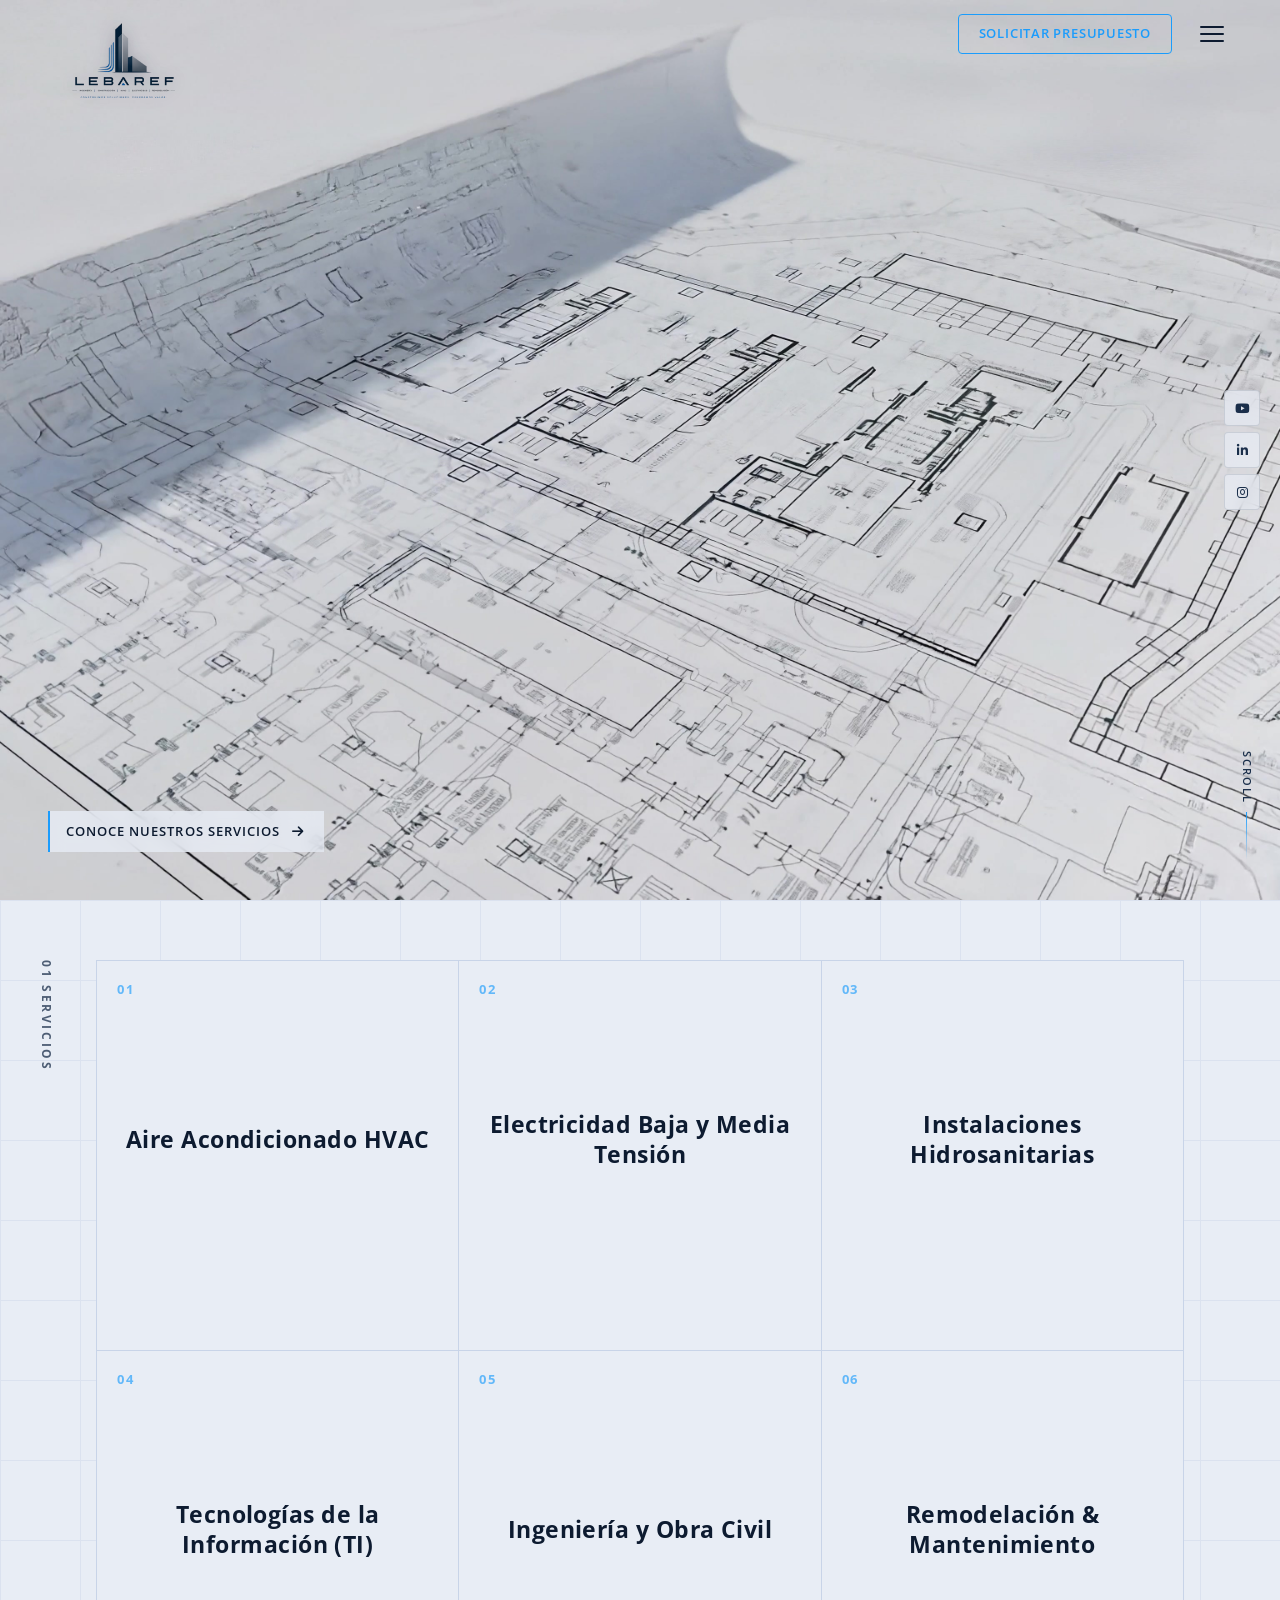
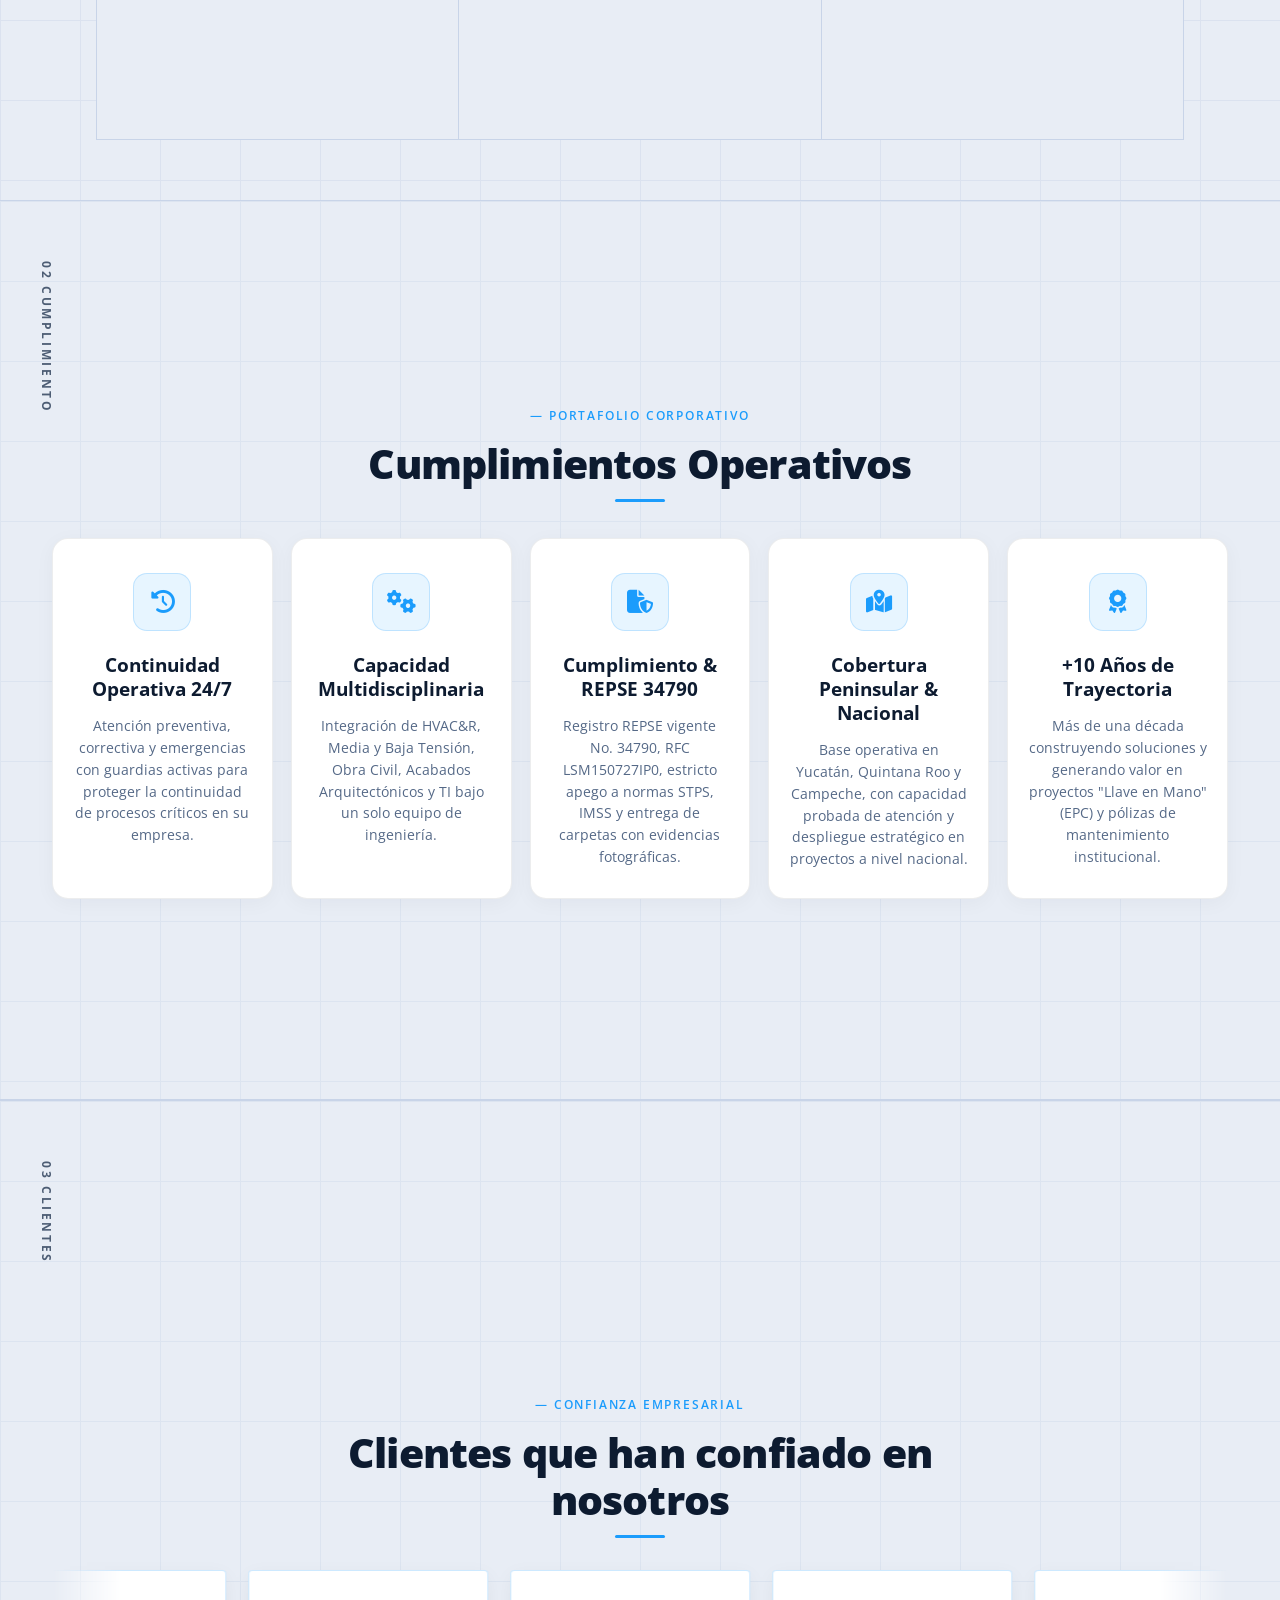
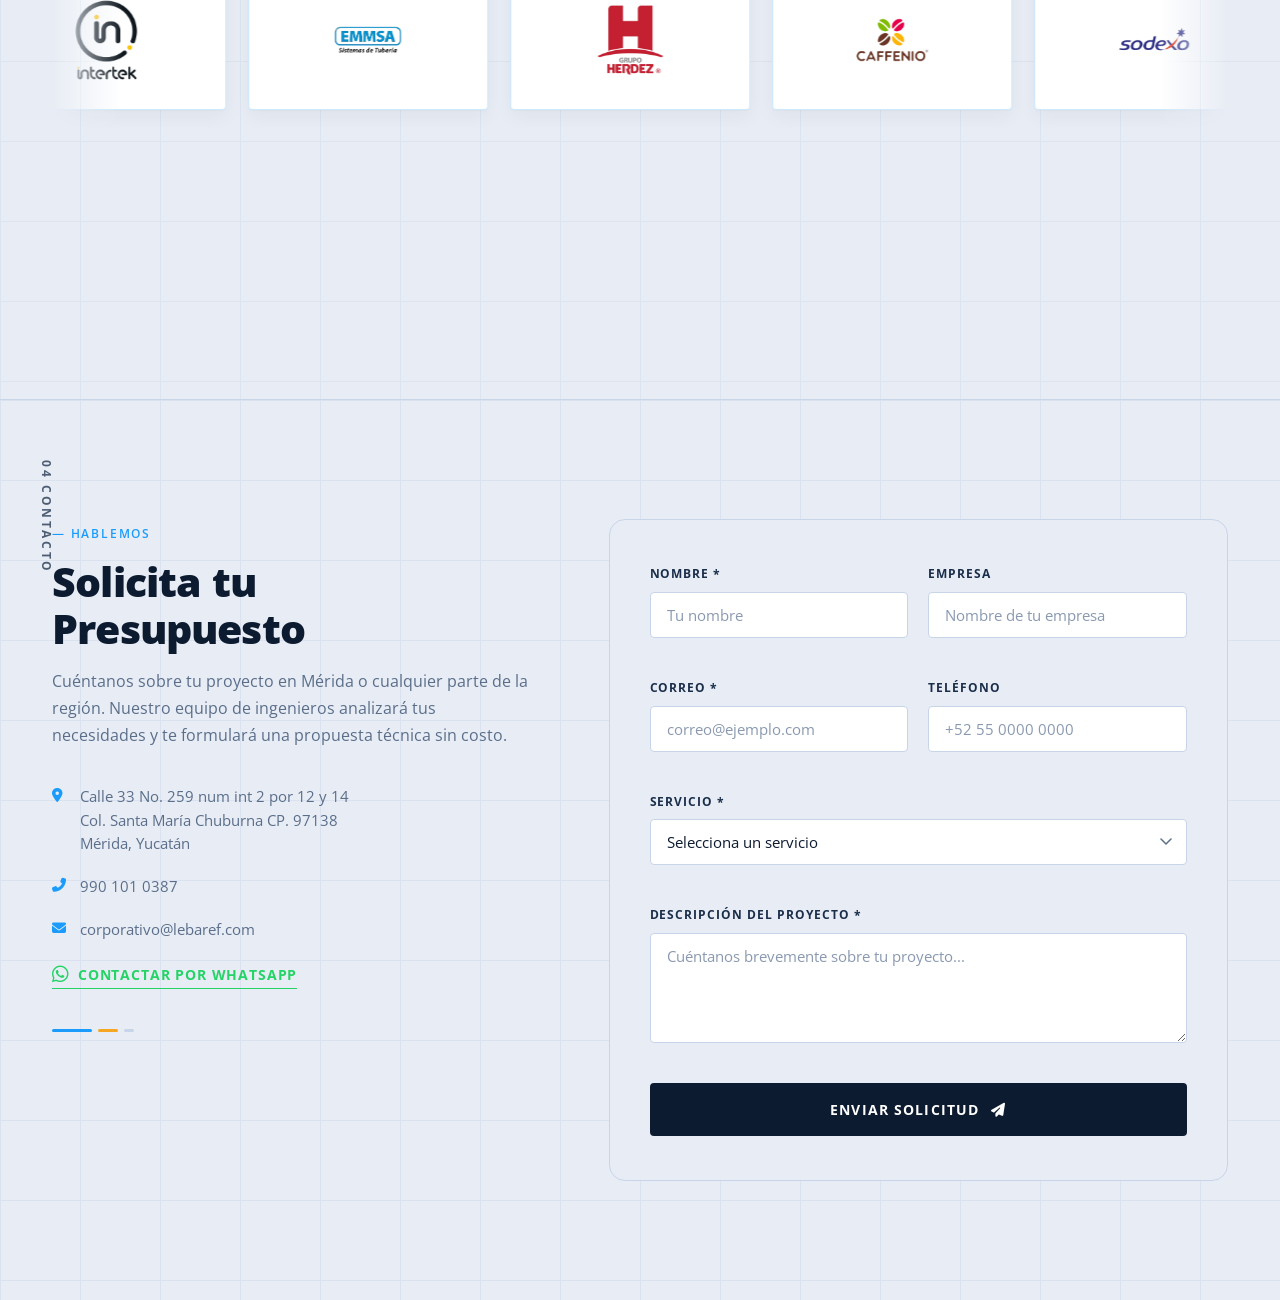
<file: index.html>
<!DOCTYPE html>
<html lang="es">
<head>
  <meta charset="UTF-8" />
  <meta name="viewport" content="width=device-width, initial-scale=1.0" />
  <meta name="description" content="LEBAREF – Servicios y Mantenimiento Integral. Más de una década construyendo soluciones y generando valor. REPSE: 34790 | RFC: LSM150727IP0." />
  <title>LEBAREF | Servicios y Mantenimiento Integral | REPSE 34790</title>

  <!-- Favicon & Web App Icons -->
  <link rel="icon" type="image/x-icon" href="favicon.ico" />
  <link rel="icon" type="image/png" sizes="32x32" href="favicon-32x32.png" />
  <link rel="icon" type="image/png" sizes="16x16" href="favicon-16x16.png" />
  <link rel="apple-touch-icon" sizes="180x180" href="apple-touch-icon.png" />
  <link rel="manifest" href="site.webmanifest" />
  <meta name="theme-color" content="#0D1B30" />

  <!-- Open Graph & Social -->
  <meta property="og:title" content="LEBAREF | Servicios y Mantenimiento Integral" />
  <meta property="og:description" content="Servicios y Mantenimiento Integral. Más de una década construyendo soluciones y generando valor." />
  <meta property="og:image" content="logo_lebaref.png" />
  <meta property="og:type" content="website" />

  <!-- Google Fonts: Open Sans & Roboto -->
  <link rel="preconnect" href="https://fonts.googleapis.com">
  <link rel="preconnect" href="https://fonts.gstatic.com" crossorigin>
  <link href="https://fonts.googleapis.com/css2?family=Open+Sans:ital,wght@0,300..800;1,300..800&family=Roboto:ital,wght@0,100..900;1,100..900&display=swap" rel="stylesheet">

  <!-- Font Awesome -->
  <link rel="stylesheet" href="https://cdnjs.cloudflare.com/ajax/libs/font-awesome/6.5.0/css/all.min.css" />

  <link rel="stylesheet" href="styles.css?v=5.2" />
</head>
<body>

  <!-- ======================================================
       NAVBAR – minimal transparent
  ====================================================== -->
  <header class="navbar" id="navbar">
    <div class="navbar__inner">

      <!-- Logo -->
      <a href="#inicio" class="navbar__logo" aria-label="LEBAREF inicio">
        <img
          src="logo_lebaref.png"
          alt="LEBAREF - Ingenieria, Construccion, HVAC, Electricidad, Remodelacion"
          class="navbar__logo-img"
          width="500"
          height="300"
        />
      </a>

      <!-- Desktop Nav -->
      <nav class="navbar__nav" id="nav-menu" aria-label="Menú principal">
        <ul class="navbar__list">
          <li><a href="#inicio"     class="navbar__link" data-section="inicio"     data-num="00">Inicio</a></li>
          <li><a href="#servicios"  class="navbar__link" data-section="servicios"  data-num="01">Servicios</a></li>
          <li><a href="#fortalezas" class="navbar__link" data-section="fortalezas" data-num="02">Cumplimiento</a></li>
          <li><a href="#clientes"   class="navbar__link" data-section="clientes"   data-num="03">Clientes</a></li>
          <li><a href="#contacto"   class="navbar__link" data-section="contacto"   data-num="04">Contacto</a></li>
        </ul>
      </nav>

      <!-- Right area -->
      <div class="navbar__right">
        <a href="#contacto" class="navbar__cta-link">Solicitar Presupuesto</a>
        <button class="hamburger" id="hamburger" aria-label="Abrir menú" aria-expanded="false">
          <span class="hamburger__bar"></span>
          <span class="hamburger__bar"></span>
          <span class="hamburger__bar"></span>
        </button>
      </div>

    </div>
  </header>

  <!-- Mobile Overlay -->
  <div class="mobile-overlay" id="mobile-overlay" aria-hidden="true"></div>


  <!-- ======================================================
       1. HERO – full screen blueprint
  ====================================================== -->
  <section class="hero" id="inicio" aria-label="Sección principal">

    <!-- Blueprint tiled background -->
    <div class="hero__blueprint-bg" aria-hidden="true"></div>

    <!-- ── Native Local MP4 Video Background (Máxima Calidad Local) ── -->
    <div class="hero__video-wrap" aria-hidden="true">
      <video
        id="hero-local-video"
        class="hero__video-element"
        autoplay
        muted
        loop
        playsinline
        preload="auto"
        poster="hero-video-poster.jpg"
      >
        <source src="hero-video-mobile.mp4" type="video/mp4" media="(max-width: 768px)" />
        <source src="hero-video-desktop.mp4" type="video/mp4" />
        <source src="Crear_un_video_de_edificio_202608111228.mp4" type="video/mp4" />
      </video>
    </div>
    <div class="hero__video-overlay" aria-hidden="true"></div>

    <!-- Floating social bar (right edge) -->
    <aside class="social-bar" aria-label="Redes sociales">
      <a href="#" class="social-bar__link" aria-label="YouTube"   rel="noopener"><i class="fab fa-youtube"></i></a>
      <a href="#" class="social-bar__link" aria-label="LinkedIn"  rel="noopener"><i class="fab fa-linkedin-in"></i></a>
      <a href="#" class="social-bar__link" aria-label="Instagram" rel="noopener"><i class="fab fa-instagram"></i></a>
    </aside>

    <!-- Scroll indicator (bottom right) -->
    <a href="#servicios" class="scroll-indicator" aria-label="Desplazarse hacia abajo">
      <span class="scroll-indicator__text">Scroll</span>
      <span class="scroll-indicator__line" aria-hidden="true"></span>
    </a>

    <!-- Bottom-left: Services link -->
    <a href="#servicios" class="hero__about-link">
      <span>Conoce nuestros servicios</span>
      <i class="fas fa-arrow-right" aria-hidden="true"></i>
    </a>

    <!-- Subtle top-left gradient to make logo readable -->
    <div class="hero__fade-top" aria-hidden="true"></div>
  </section>


  <!-- ======================================================
       2. SERVICIOS – Grid estilo Project Group (Segunda Página)
  ====================================================== -->
  <section class="services" id="servicios" aria-labelledby="services-title">
    <!-- Tag superior izquierdo estilo Project Group -->
    <div class="side-tag" aria-hidden="true">01 SERVICIOS</div>

    <div class="container container--services">
      <!-- Cabecera de Especialidades -->
      <div class="section-top services-header-top">
        <div>
          <span class="label label--blue">— Catálogo de Especialidades</span>
          <h2 class="h2" id="services-title">Nuestras Especialidades</h2>
        </div>
      </div>

      <div class="services-grid services-grid--projectgroup">

        <a href="servicio-hvac.html" class="svc-tile" tabindex="0" title="Ver especialidad Aire Acondicionado HVAC">
          <div class="svc-tile__bg" aria-hidden="true">
            <img src="project_hvac_1786409132447.jpg" alt="" class="svc-tile__media" loading="lazy" />
            <div class="svc-tile__overlay"></div>
          </div>
          <span class="svc-tile__num">01</span>
          <div class="svc-tile__content">
            <h3 class="svc-tile__title">Aire Acondicionado HVAC</h3>
            <span class="svc-tile__arrow">Ver especialidad <i class="fas fa-arrow-right"></i></span>
          </div>
        </a>

        <a href="servicio-electricidad.html" class="svc-tile" tabindex="0" title="Ver especialidad Electricidad Baja y Media Tensión">
          <div class="svc-tile__bg" aria-hidden="true">
            <img src="project_electrical_1786409140344.jpg" alt="" class="svc-tile__media" loading="lazy" />
            <div class="svc-tile__overlay"></div>
          </div>
          <span class="svc-tile__num">02</span>
          <div class="svc-tile__content">
            <h3 class="svc-tile__title">Electricidad Baja y Media Tensión</h3>
            <span class="svc-tile__arrow">Ver especialidad <i class="fas fa-arrow-right"></i></span>
          </div>
        </a>

        <a href="servicio-hidrosanitarias.html" class="svc-tile" tabindex="0" title="Ver especialidad Instalaciones Hidrosanitarias">
          <div class="svc-tile__bg" aria-hidden="true">
            <img src="project_plumbing.jpg" alt="" class="svc-tile__media" loading="lazy" />
            <div class="svc-tile__overlay"></div>
          </div>
          <span class="svc-tile__num">03</span>
          <div class="svc-tile__content">
            <h3 class="svc-tile__title">Instalaciones Hidrosanitarias</h3>
            <span class="svc-tile__arrow">Ver especialidad <i class="fas fa-arrow-right"></i></span>
          </div>
        </a>

        <a href="servicio-ti.html" class="svc-tile" tabindex="0" title="Ver especialidad Tecnologías de la Información (TI)">
          <div class="svc-tile__bg" aria-hidden="true">
            <img src="project_ti.jpg" alt="" class="svc-tile__media" loading="lazy" />
            <div class="svc-tile__overlay"></div>
          </div>
          <span class="svc-tile__num">04</span>
          <div class="svc-tile__content">
            <h3 class="svc-tile__title">Tecnologías de la Información (TI)</h3>
            <span class="svc-tile__arrow">Ver especialidad <i class="fas fa-arrow-right"></i></span>
          </div>
        </a>

        <a href="servicio-ingenieria-civil.html" class="svc-tile" tabindex="0" title="Ver especialidad Ingeniería y Obra Civil">
          <div class="svc-tile__bg" aria-hidden="true">
            <img src="project_civil.jpg" alt="" class="svc-tile__media" loading="lazy" />
            <div class="svc-tile__overlay"></div>
          </div>
          <span class="svc-tile__num">05</span>
          <div class="svc-tile__content">
            <h3 class="svc-tile__title">Ingeniería y Obra Civil</h3>
            <span class="svc-tile__arrow">Ver especialidad <i class="fas fa-arrow-right"></i></span>
          </div>
        </a>

        <a href="servicio-mantenimiento.html" class="svc-tile" tabindex="0" title="Ver especialidad Remodelación y Mantenimiento">
          <div class="svc-tile__bg" aria-hidden="true">
            <img src="project_remodel_1786409149122.jpg" alt="" class="svc-tile__media" loading="lazy" />
            <div class="svc-tile__overlay"></div>
          </div>
          <span class="svc-tile__num">06</span>
          <div class="svc-tile__content">
            <h3 class="svc-tile__title">Remodelación &amp; Mantenimiento</h3>
            <span class="svc-tile__arrow">Ver especialidad <i class="fas fa-arrow-right"></i></span>
          </div>
        </a>

      </div>

      <!-- Controles interactivos de deslizamiento en móvil (Flechas y Puntos) -->
      <div class="carousel-controls-bar svc-carousel-nav" aria-label="Navegación de especialidades">
        <button type="button" class="carousel-arrow js-svc-prev" aria-label="Especialidad anterior" title="Anterior">
          <i class="fas fa-chevron-left" aria-hidden="true"></i>
        </button>
        <div class="carousel-dots-wrap">
          <button type="button" class="svc-nav-dot is-active" data-idx="0" aria-label="Especialidad 1"></button>
          <button type="button" class="svc-nav-dot" data-idx="1" aria-label="Especialidad 2"></button>
          <button type="button" class="svc-nav-dot" data-idx="2" aria-label="Especialidad 3"></button>
          <button type="button" class="svc-nav-dot" data-idx="3" aria-label="Especialidad 4"></button>
          <button type="button" class="svc-nav-dot" data-idx="4" aria-label="Especialidad 5"></button>
          <button type="button" class="svc-nav-dot" data-idx="5" aria-label="Especialidad 6"></button>
        </div>
        <button type="button" class="carousel-arrow js-svc-next" aria-label="Siguiente especialidad" title="Siguiente">
          <i class="fas fa-chevron-right" aria-hidden="true"></i>
        </button>
      </div>
    </div>
  </section>


  <!-- ======================================================
       2. CUMPLIMIENTOS OPERATIVOS / FORTALEZAS OFICIALES
  ====================================================== -->
  <section class="strengths" id="fortalezas" aria-labelledby="fortalezas-title">
    <div class="side-tag" aria-hidden="true">02 CUMPLIMIENTO</div>
    <div class="container">
      <div class="clients-sec__title-wrap">
        <span class="label label--blue">— Portafolio Corporativo</span>
        <h2 class="h2" id="clientes-title">Cumplimientos Operativos</h2>
        <div class="clients-sec__line" aria-hidden="true"></div>
      </div>

      <div class="strengths-grid">

        <article class="strength-card">
          <div class="strength-card__icon-box">
            <i class="fas fa-clock-rotate-left"></i>
          </div>
          <h3 class="strength-card__title">Continuidad Operativa 24/7</h3>
          <p class="strength-card__desc">
            Atención preventiva, correctiva y emergencias con guardias activas para proteger la continuidad de procesos críticos en su empresa.
          </p>
        </article>

        <article class="strength-card">
          <div class="strength-card__icon-box">
            <i class="fas fa-gears"></i>
          </div>
          <h3 class="strength-card__title">Capacidad Multidisciplinaria</h3>
          <p class="strength-card__desc">
            Integración de HVAC&amp;R, Media y Baja Tensión, Obra Civil, Acabados Arquitectónicos y TI bajo un solo equipo de ingeniería.
          </p>
        </article>

        <article class="strength-card">
          <div class="strength-card__icon-box">
            <i class="fas fa-file-shield"></i>
          </div>
          <h3 class="strength-card__title">Cumplimiento &amp; REPSE 34790</h3>
          <p class="strength-card__desc">
            Registro REPSE vigente No. 34790, RFC LSM150727IP0, estricto apego a normas STPS, IMSS y entrega de carpetas con evidencias fotográficas.
          </p>
        </article>

        <article class="strength-card">
          <div class="strength-card__icon-box">
            <i class="fas fa-map-location-dot"></i>
          </div>
          <h3 class="strength-card__title">Cobertura Peninsular &amp; Nacional</h3>
          <p class="strength-card__desc">
            Base operativa en Yucatán, Quintana Roo y Campeche, con capacidad probada de atención y despliegue estratégico en proyectos a nivel nacional.
          </p>
        </article>

        <article class="strength-card">
          <div class="strength-card__icon-box">
            <i class="fas fa-award"></i>
          </div>
          <h3 class="strength-card__title">+10 Años de Trayectoria</h3>
          <p class="strength-card__desc">
            Más de una década construyendo soluciones y generando valor en proyectos "Llave en Mano" (EPC) y pólizas de mantenimiento institucional.
          </p>
        </article>

      </div>

      <!-- Controles interactivos de deslizamiento en móvil (Flechas y Puntos) -->
      <div class="carousel-controls-bar strengths-carousel-nav" aria-label="Navegación de fortalezas">
        <button type="button" class="carousel-arrow js-str-prev" aria-label="Pilar anterior" title="Anterior">
          <i class="fas fa-chevron-left" aria-hidden="true"></i>
        </button>
        <div class="carousel-dots-wrap">
          <button type="button" class="str-nav-dot is-active" data-idx="0" aria-label="Pilar 1"></button>
          <button type="button" class="str-nav-dot" data-idx="1" aria-label="Pilar 2"></button>
          <button type="button" class="str-nav-dot" data-idx="2" aria-label="Pilar 3"></button>
          <button type="button" class="str-nav-dot" data-idx="3" aria-label="Pilar 4"></button>
          <button type="button" class="str-nav-dot" data-idx="4" aria-label="Pilar 5"></button>
        </div>
        <button type="button" class="carousel-arrow js-str-next" aria-label="Siguiente pilar" title="Siguiente">
          <i class="fas fa-chevron-right" aria-hidden="true"></i>
        </button>
      </div>
    </div>
  </section>


  <!-- ======================================================
       3. CLIENTES QUE HAN CONFIADO EN NOSOTROS
  ====================================================== -->
  <section class="clients-sec" id="clientes" aria-labelledby="clientes-title">
    <div class="side-tag" aria-hidden="true">03 CLIENTES</div>
    <div class="container">
      <div class="clients-sec__title-wrap">
        <span class="label label--blue">— Confianza Empresarial</span>
        <h2 class="h2" id="clientes-title">Clientes que han confiado en nosotros</h2>
        <div class="clients-sec__line" aria-hidden="true"></div>
      </div>

      <!-- Carrusel Continuo Autónomo de Clientes (Logos Grandes y Vivos) -->
      <div class="clients-carousel-wrap">
        <div class="clients-carousel" id="clients-carousel" tabindex="0" aria-label="Carrusel continuo de clientes corporativos">
          <div class="clients-carousel__track" id="clients-track">
            <!-- Conjunto A (18 Clientes Vivos a Todo Color) -->
            <div class="client-logo-item" title="Intertek / Cacao-Trace">
              <img src="Imaganes de clientes/cliente1.png" alt="Logo Intertek" loading="lazy" />
            </div>
            <div class="client-logo-item" title="Kekén">
              <img src="Imaganes de clientes/cliente2.png" alt="Logo Kekén" loading="lazy" />
            </div>
            <div class="client-logo-item" title="Poder Judicial del Estado de Yucatán">
              <img src="Imaganes de clientes/cliente3.png" alt="Logo Poder Judicial de Yucatán" loading="lazy" />
            </div>
            <div class="client-logo-item" title="Granjas Carroll de México (GCM)">
              <img src="Imaganes de clientes/cliente5.png" alt="Logo GCM" loading="lazy" />
            </div>
            <div class="client-logo-item" title="Grupo KUO">
              <img src="Imaganes de clientes/cliente6.png" alt="Logo Grupo KUO" loading="lazy" />
            </div>
            <div class="client-logo-item" title="OXXO">
              <img src="Imaganes de clientes/cliente7.png" alt="Logo OXXO" loading="lazy" />
            </div>
            <div class="client-logo-item" title="EMMSA">
              <img src="Imaganes de clientes/cliente8.png" alt="Logo EMMSA" loading="lazy" />
            </div>
            <div class="client-logo-item" title="Herdez">
              <img src="Imaganes de clientes/cliente9.png" alt="Logo Herdez" loading="lazy" />
            </div>
            <div class="client-logo-item" title="Caffenio">
              <img src="Imaganes de clientes/cliente10.png" alt="Logo Caffenio" loading="lazy" />
            </div>
            <div class="client-logo-item" title="Sodexo">
              <img src="Imaganes de clientes/cliente14.png" alt="Logo Sodexo" loading="lazy" />
            </div>
            <div class="client-logo-item" title="Telcel">
              <img src="Imaganes de clientes/cliente16.png" alt="Logo Telcel" loading="lazy" />
            </div>
            <div class="client-logo-item" title="Grupo Bafar">
              <img src="Imaganes de clientes/cliente17.png" alt="Logo Grupo Bafar" loading="lazy" />
            </div>
            <div class="client-logo-item" title="Cliente Corporativo">
              <img src="Imaganes de clientes/cliente18.png" alt="Cliente Corporativo LEBAREF" loading="lazy" />
            </div>
            <div class="client-logo-item" title="Cliente Corporativo">
              <img src="Imaganes de clientes/cliente20.png" alt="Cliente Corporativo LEBAREF" loading="lazy" />
            </div>
            <div class="client-logo-item" title="Cliente Corporativo">
              <img src="Imaganes de clientes/cliente21.png" alt="Cliente Corporativo LEBAREF" loading="lazy" />
            </div>
            <div class="client-logo-item" title="Cliente Corporativo">
              <img src="Imaganes de clientes/cliente22.png" alt="Cliente Corporativo LEBAREF" loading="lazy" />
            </div>
            <div class="client-logo-item" title="Cliente Corporativo">
              <img src="Imaganes de clientes/cliente23.png" alt="Cliente Corporativo LEBAREF" loading="lazy" />
            </div>
            <div class="client-logo-item" title="Cliente Corporativo">
              <img src="Imaganes de clientes/cliente24.png" alt="Cliente Corporativo LEBAREF" loading="lazy" />
            </div>

            <!-- Conjunto B (Duplicado para Continuidad Infinita 100% Fluida) -->
            <div class="client-logo-item" title="Intertek / Cacao-Trace" aria-hidden="true">
              <img src="Imaganes de clientes/cliente1.png" alt="Logo Intertek" loading="lazy" />
            </div>
            <div class="client-logo-item" title="Kekén" aria-hidden="true">
              <img src="Imaganes de clientes/cliente2.png" alt="Logo Kekén" loading="lazy" />
            </div>
            <div class="client-logo-item" title="Poder Judicial del Estado de Yucatán" aria-hidden="true">
              <img src="Imaganes de clientes/cliente3.png" alt="Logo Poder Judicial de Yucatán" loading="lazy" />
            </div>
            <div class="client-logo-item" title="Granjas Carroll de México (GCM)" aria-hidden="true">
              <img src="Imaganes de clientes/cliente5.png" alt="Logo GCM" loading="lazy" />
            </div>
            <div class="client-logo-item" title="Grupo KUO" aria-hidden="true">
              <img src="Imaganes de clientes/cliente6.png" alt="Logo Grupo KUO" loading="lazy" />
            </div>
            <div class="client-logo-item" title="OXXO" aria-hidden="true">
              <img src="Imaganes de clientes/cliente7.png" alt="Logo OXXO" loading="lazy" />
            </div>
            <div class="client-logo-item" title="EMMSA" aria-hidden="true">
              <img src="Imaganes de clientes/cliente8.png" alt="Logo EMMSA" loading="lazy" />
            </div>
            <div class="client-logo-item" title="Herdez" aria-hidden="true">
              <img src="Imaganes de clientes/cliente9.png" alt="Logo Herdez" loading="lazy" />
            </div>
            <div class="client-logo-item" title="Caffenio" aria-hidden="true">
              <img src="Imaganes de clientes/cliente10.png" alt="Logo Caffenio" loading="lazy" />
            </div>
            <div class="client-logo-item" title="Sodexo" aria-hidden="true">
              <img src="Imaganes de clientes/cliente14.png" alt="Logo Sodexo" loading="lazy" />
            </div>
            <div class="client-logo-item" title="Telcel" aria-hidden="true">
              <img src="Imaganes de clientes/cliente16.png" alt="Logo Telcel" loading="lazy" />
            </div>
            <div class="client-logo-item" title="Grupo Bafar" aria-hidden="true">
              <img src="Imaganes de clientes/cliente17.png" alt="Logo Grupo Bafar" loading="lazy" />
            </div>
            <div class="client-logo-item" title="Cliente Corporativo" aria-hidden="true">
              <img src="Imaganes de clientes/cliente18.png" alt="Cliente Corporativo LEBAREF" loading="lazy" />
            </div>
            <div class="client-logo-item" title="Cliente Corporativo" aria-hidden="true">
              <img src="Imaganes de clientes/cliente20.png" alt="Cliente Corporativo LEBAREF" loading="lazy" />
            </div>
            <div class="client-logo-item" title="Cliente Corporativo" aria-hidden="true">
              <img src="Imaganes de clientes/cliente21.png" alt="Cliente Corporativo LEBAREF" loading="lazy" />
            </div>
            <div class="client-logo-item" title="Cliente Corporativo" aria-hidden="true">
              <img src="Imaganes de clientes/cliente22.png" alt="Cliente Corporativo LEBAREF" loading="lazy" />
            </div>
            <div class="client-logo-item" title="Cliente Corporativo" aria-hidden="true">
              <img src="Imaganes de clientes/cliente23.png" alt="Cliente Corporativo LEBAREF" loading="lazy" />
            </div>
            <div class="client-logo-item" title="Cliente Corporativo" aria-hidden="true">
              <img src="Imaganes de clientes/cliente24.png" alt="Cliente Corporativo LEBAREF" loading="lazy" />
            </div>
          </div>
        </div>
      </div>
    </div>
  </section>


  <!-- ======================================================
       4. CONTACTO
  ====================================================== -->
  <section class="contact" id="contacto" aria-labelledby="contact-title">
    <div class="side-tag" aria-hidden="true">04 CONTACTO</div>
    <div class="contact__blueprint-bg" aria-hidden="true"></div>
    <div class="container">

      <div class="contact__grid">

        <!-- Info side -->
        <div class="contact__info">
          <span class="label label--blue">— Hablemos</span>
          <h2 class="h2" id="contact-title">Solicita tu<br/>Presupuesto</h2>
          <p class="contact__desc">
            Cuéntanos sobre tu proyecto en Mérida o cualquier parte de la región. Nuestro equipo de ingenieros analizará tus necesidades y te formulará una propuesta técnica sin costo.
          </p>

          <ul class="contact__list" aria-label="Información de contacto">
            <li class="contact__item">
              <i class="fas fa-map-marker-alt"></i>
              <span>Calle 33 No. 259 num int 2 por 12 y 14<br/>Col. Santa María Chuburna CP. 97138<br/>Mérida, Yucatán</span>
            </li>
            <li class="contact__item">
              <i class="fas fa-phone-alt"></i>
              <a href="tel:+529901010387">990 101 0387</a>
            </li>
            <li class="contact__item">
              <i class="fas fa-envelope"></i>
              <a href="mailto:corporativo@lebaref.com">corporativo@lebaref.com</a>
            </li>
          </ul>

          <div style="margin-top:20px;">
            <a href="https://wa.me/529901010387?text=Hola%2C%20me%20gustar%C3%ADa%20cotizar%20un%20proyecto%20con%20LEBAREF" target="_blank" rel="noopener" class="link-arrow" style="display:inline-flex; align-items:center; gap:8px; font-weight:700; color:#25D366; border-color:#25D366;">
              <i class="fab fa-whatsapp" style="font-size:1.2rem;"></i> Contactar por WhatsApp
            </a>
          </div>

          <!-- Acento decorativo azul -->
          <div class="contact__accent-bar" aria-hidden="true">
            <span></span><span></span><span></span>
          </div>
        </div>

        <!-- Form -->
        <form class="contact__form" id="contact-form" novalidate aria-label="Formulario de contacto">
          <div class="form-row">
            <div class="form-group">
              <label for="nombre" class="form-label">Nombre *</label>
              <input type="text" id="nombre" name="nombre" class="form-input" placeholder="Tu nombre" required />
              <span class="form-error" role="alert" aria-live="polite"></span>
            </div>
            <div class="form-group">
              <label for="empresa" class="form-label">Empresa</label>
              <input type="text" id="empresa" name="empresa" class="form-input" placeholder="Nombre de tu empresa" />
            </div>
          </div>
          <div class="form-row">
            <div class="form-group">
              <label for="email" class="form-label">Correo *</label>
              <input type="email" id="email" name="email" class="form-input" placeholder="correo@ejemplo.com" required />
              <span class="form-error" role="alert" aria-live="polite"></span>
            </div>
            <div class="form-group">
              <label for="telefono" class="form-label">Teléfono</label>
              <input type="tel" id="telefono" name="telefono" class="form-input" placeholder="+52 55 0000 0000" />
            </div>
          </div>
          <div class="form-group">
            <label for="servicio" class="form-label">Servicio *</label>
            <select id="servicio" name="servicio" class="form-input form-select" required>
              <option value="" disabled selected>Selecciona un servicio</option>
              <option value="hvac">Aire Acondicionado HVAC</option>
              <option value="electricidad">Electricidad Baja y Media Tensión</option>
              <option value="hidrosanitarias">Instalaciones Hidrosanitarias</option>
              <option value="ti">Tecnologías de la Información (TI)</option>
              <option value="ingenieria">Ingeniería y Obra Civil</option>
              <option value="remodelacion">Remodelación &amp; Mantenimiento</option>
            </select>
            <span class="form-error" role="alert" aria-live="polite"></span>
          </div>
          <div class="form-group">
            <label for="mensaje" class="form-label">Descripción del proyecto *</label>
            <textarea id="mensaje" name="mensaje" class="form-input form-textarea" placeholder="Cuéntanos brevemente sobre tu proyecto..." required rows="4"></textarea>
            <span class="form-error" role="alert" aria-live="polite"></span>
          </div>
          <button type="submit" class="btn-submit" id="submit-btn">
            <span class="btn-text">Enviar Solicitud</span>
            <i class="fas fa-paper-plane"></i>
          </button>
       
        </form>

      </div>
    </div>
  </section>


  <!-- ======================================================
       FOOTER
  <!-- WhatsApp FAB -->
  <a href="https://wa.me/529901010387" class="whatsapp-fab" aria-label="WhatsApp" target="_blank" rel="noopener">
    <i class="fab fa-whatsapp"></i>
  </a>

  <!-- Back to top -->
  <button class="back-to-top" id="back-to-top" aria-label="Volver arriba" hidden>
    <i class="fas fa-chevron-up"></i>
  </button>

  <script src="main.js?v=4.0"></script>




</body>
</html>
</file>
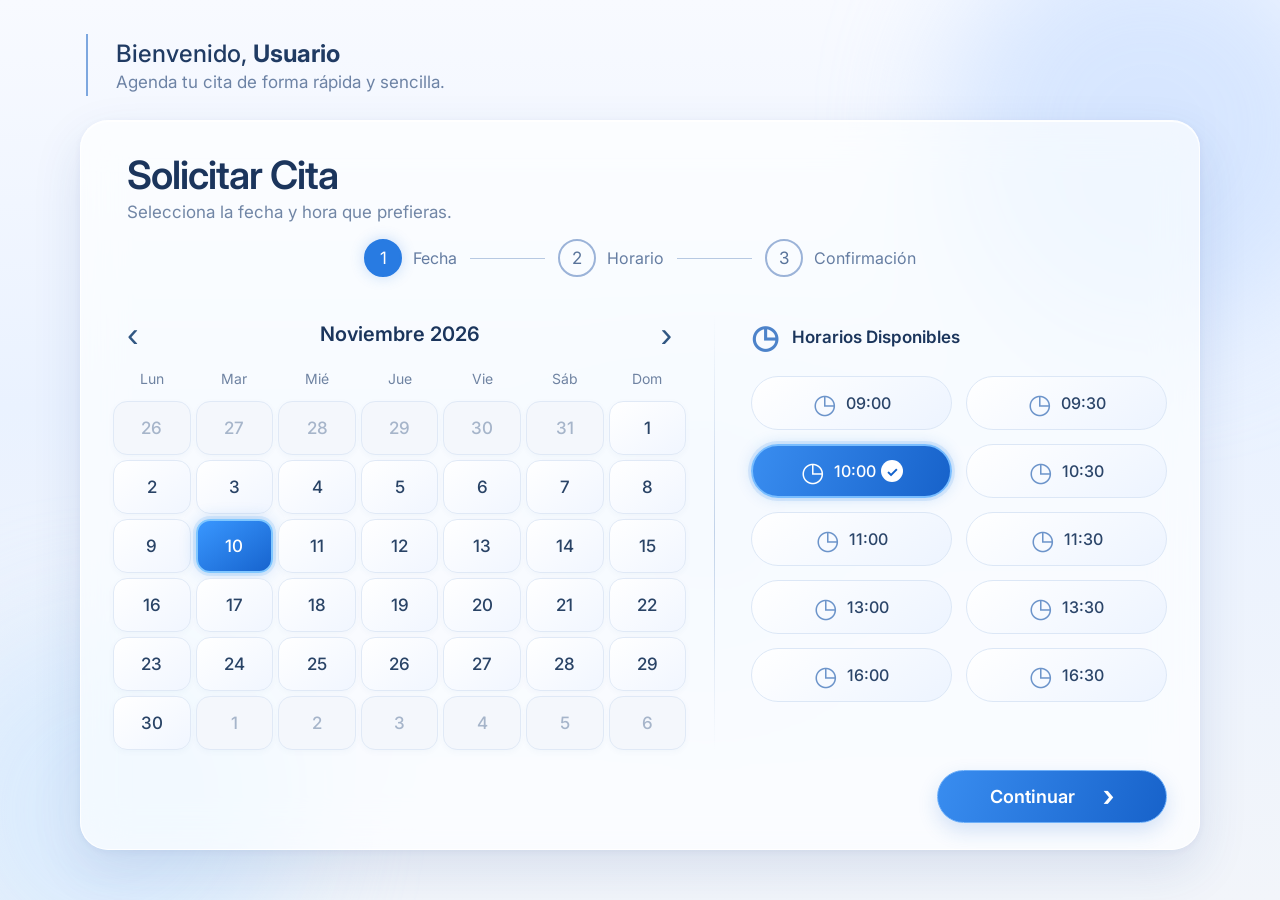
<file: calendario.html>
<!DOCTYPE html>
<html lang="es">
<head>
  <meta charset="UTF-8">
  <meta name="viewport" content="width=device-width, initial-scale=1.0">
  <title>LEBAREF | Solicitar cita</title>
  <link rel="preconnect" href="https://fonts.googleapis.com">
  <link rel="preconnect" href="https://fonts.gstatic.com" crossorigin>
  <link href="https://fonts.googleapis.com/css2?family=Inter:wght@400;500;600;700;800&display=swap" rel="stylesheet">
  <link rel="stylesheet" href="styl.css">
</head>
<body>
  <!-- Fondo Apple cristalino -->
  <div class="apple-bg"></div>
  <div class="apple-bubble bubble-1"></div>
  <div class="apple-bubble bubble-2"></div>
  <div class="apple-bubble bubble-3"></div>

  <main class="app-shell">
    <section class="main-area">
      <header class="topbar">
        <div class="welcome">
          <span class="welcome-rule"></span>
          <div>
            <h1>Bienvenido, <strong>Usuario</strong></h1>
            <p>Agenda tu cita de forma rápida y sencilla.</p>
          </div>
        </div>
      </header>

      <div class="workspace">
        <section class="booking-panel glass-panel">
          <div class="panel-heading">
           
            <div>
              <h2 id="mainTitle">Solicitar Cita</h2>
              <p id="mainSubtitle">Selecciona la fecha y hora que prefieras.</p>
            </div>
          </div>

          <div class="steps" aria-label="Pasos para solicitar cita">
            <div class="step active" data-step="1"><span>1</span>Fecha</div>
            <div class="step-line"></div>
            <div class="step" data-step="2"><span>2</span>Horario</div>
            <div class="step-line"></div>
            <div class="step" data-step="3"><span>3</span>Confirmación</div>
          </div>

          <!-- PASO 1 y 2: CALENDARIO + HORARIOS -->
          <div class="booking-content" id="bookingContent">
            <section class="calendar-section">
              <div class="month-heading">
                <button class="arrow-button" id="prevMonth" aria-label="Mes anterior">‹</button>
                <h3 id="monthLabel">Noviembre 2026</h3>
                <button class="arrow-button" id="nextMonth" aria-label="Mes siguiente">›</button>
              </div>
              <div class="calendar-grid weekday-row">
                <span>Lun</span><span>Mar</span><span>Mié</span><span>Jue</span>
                <span>Vie</span><span>Sáb</span><span>Dom</span>
              </div>
              <div class="calendar-grid days-grid" id="calendarDays"></div>
            </section>

            <div class="content-divider"></div>

            <section class="times-section">
              <h3 class="times-title"><span class="clock-icon">◷</span>Horarios Disponibles</h3>
              <div class="times-grid" id="timesGrid">
                <button class="time-option" data-time="09:00"><span>◷</span>09:00</button>
                <button class="time-option" data-time="09:30"><span>◷</span>09:30</button>
                <button class="time-option selected" data-time="10:00"><span>◷</span>10:00 <b>✓</b></button>
                <button class="time-option" data-time="10:30"><span>◷</span>10:30</button>
                <button class="time-option" data-time="11:00"><span>◷</span>11:00</button>
                <button class="time-option" data-time="11:30"><span>◷</span>11:30</button>
                <button class="time-option" data-time="13:00"><span>◷</span>13:00</button>
                <button class="time-option" data-time="13:30"><span>◷</span>13:30</button>
                <button class="time-option" data-time="16:00"><span>◷</span>16:00</button>
                <button class="time-option" data-time="16:30"><span>◷</span>16:30</button>
              </div>
            </section>
          </div>

          <!-- PASO 2: RESUMEN (aparece al dar Continuar, SIN LOGO) -->
          <div class="summary-view hidden" id="summaryView">
            <div class="summary-view-icon">▦</div>
            <h3>Resumen de tu cita</h3>
            <p>Revisa que todo esté correcto antes de confirmar.</p>
            <div class="summary-view-card">
              <div class="summary-view-detail">
                <span class="detail-icon">▦</span>
                <div><small>Fecha</small><strong id="summaryDate">10 de Noviembre, 2026</strong></div>
              </div>
              <div class="summary-view-detail">
                <span class="detail-icon">◷</span>
                <div><small>Hora</small><strong id="summaryTime">10:00 AM</strong></div>
              </div>
              <div class="summary-view-notice">
                <span>ⓘ</span>
                <p>Al confirmar, te avisaremos por correo y por mensaje.</p>
              </div>
            </div>
          </div>

          <!-- FOOTER -->
          <div class="panel-footer" id="panelFooter">
            <button class="back-button hidden" id="backButton">Volver</button>
            <!-- Paso 1-2 -->
            <button class="continue-button" id="continueButton">Continuar <span>›</span></button>
            <!-- Paso 3 - aparece en el resumen -->
            <button class="confirm-button hidden" id="confirmButton">Confirmar Cita ✓</button>
          </div>
        </section>
      </div>
    </section>
  </main>

  <!-- VENTANA FINAL - PASO 3 -->
  <div class="modal-overlay hidden" id="confirmModal">
    <div class="modal-card">
      <div class="modal-icon">◷</div>
      <span class="modal-badge">PASO 3 • CONFIRMACIÓN</span>
      <h3>Tu cita está en proceso de confirmación</h3>
      <p>Ten paciencia, pronto te llegará un correo electrónico y un mensaje a tu número telefónico.</p>
      <div class="modal-appointment">
        <span id="modalDate">Fecha: 10 de Noviembre, 2026</span>
        <span id="modalTime">Hora: 10:00 AM</span>
      </div>
      <button class="modal-button" id="closeModal">Entendido, gracias</button>
      
    </div>
  </div>

  <script>
    const monthNames = ["Enero","Febrero","Marzo","Abril","Mayo","Junio","Julio","Agosto","Septiembre","Octubre","Noviembre","Diciembre"];
    const calendarDays = document.getElementById("calendarDays");
    const monthLabel = document.getElementById("monthLabel");
    const summaryDate = document.getElementById("summaryDate");
    const summaryTime = document.getElementById("summaryTime");
    const timesGrid = document.getElementById("timesGrid");
    const bookingContent = document.getElementById("bookingContent");
    const summaryView = document.getElementById("summaryView");
    const continueButton = document.getElementById("continueButton");
    const confirmButton = document.getElementById("confirmButton");
    const backButton = document.getElementById("backButton");
    const panelFooter = document.getElementById("panelFooter");
    const confirmModal = document.getElementById("confirmModal");

    let viewMonth = new Date(2026, 10, 1);
    let selectedDate = new Date(2026, 10, 10);
    let selectedTime = "10:00";
    let currentStep = 1;

    function sameDay(a,b){ return a.getFullYear()===b.getFullYear() && a.getMonth()===b.getMonth() && a.getDate()===b.getDate(); }
    function formatDate(date){ return `${date.getDate()} de ${monthNames[date.getMonth()]}, ${date.getFullYear()}`; }
    function formatTime(time){
      const [h,m] = time.split(":").map(Number);
      const suffix = h >= 12 ? "PM" : "AM";
      const dh = h % 12 || 12;
      return `${String(dh).padStart(2,"0")}:${String(m).padStart(2,"0")} ${suffix}`;
    }
    function updateSummary(){
      summaryDate.textContent = formatDate(selectedDate);
      summaryTime.textContent = formatTime(selectedTime);
    }
    function renderCalendar(){
      calendarDays.innerHTML = "";
      monthLabel.textContent = `${monthNames[viewMonth.getMonth()]} ${viewMonth.getFullYear()}`;
      const firstDay = new Date(viewMonth.getFullYear(), viewMonth.getMonth(), 1);
      const mondayOffset = (firstDay.getDay() + 6) % 7;
      const daysInMonth = new Date(viewMonth.getFullYear(), viewMonth.getMonth()+1, 0).getDate();
      const prevDays = new Date(viewMonth.getFullYear(), viewMonth.getMonth(), 0).getDate();
      for(let i=0;i<42;i++){
        let date, muted=false;
        if(i < mondayOffset){ date = new Date(viewMonth.getFullYear(), viewMonth.getMonth()-1, prevDays - mondayOffset + i + 1); muted=true; }
        else if(i >= mondayOffset + daysInMonth){ date = new Date(viewMonth.getFullYear(), viewMonth.getMonth()+1, i - mondayOffset - daysInMonth + 1); muted=true; }
        else { date = new Date(viewMonth.getFullYear(), viewMonth.getMonth(), i - mondayOffset + 1); }
        const btn = document.createElement("button");
        btn.type="button"; btn.textContent=date.getDate();
        if(muted) btn.classList.add("muted");
        if(sameDay(date,selectedDate)) btn.classList.add("selected");
        btn.addEventListener("click", ()=>{
          selectedDate = new Date(date.getFullYear(), date.getMonth(), date.getDate());
          if(muted) viewMonth = new Date(date.getFullYear(), date.getMonth(), 1);
          renderCalendar(); updateSummary();
        });
        calendarDays.appendChild(btn);
      }
    }
    document.getElementById("prevMonth").addEventListener("click", ()=>{ viewMonth = new Date(viewMonth.getFullYear(), viewMonth.getMonth()-1, 1); renderCalendar(); });
    document.getElementById("nextMonth").addEventListener("click", ()=>{ viewMonth = new Date(viewMonth.getFullYear(), viewMonth.getMonth()+1, 1); renderCalendar(); });

    timesGrid.addEventListener("click", e=>{
      const opt = e.target.closest(".time-option"); if(!opt) return;
      document.querySelectorAll(".time-option").forEach(item=>{ item.classList.remove("selected"); item.querySelector("b")?.remove(); });
      opt.classList.add("selected");
      const check = document.createElement("b"); check.textContent="✓"; opt.appendChild(check);
      selectedTime = opt.dataset.time; updateSummary();
    });

    function setStep(step){
      currentStep = step;
      document.querySelectorAll(".steps .step").forEach(item=>{
        const n = Number(item.dataset.step);
        item.classList.toggle("active", n === step);
        item.classList.toggle("done", n < step);
      });
      const title = document.getElementById("mainTitle");
      const subtitle = document.getElementById("mainSubtitle");
      if(step === 1){
        title.textContent = "Solicitar Cita";
        subtitle.textContent = "Selecciona la fecha y hora que prefieras.";
        bookingContent.classList.remove("hidden");
        summaryView.classList.add("hidden");
        continueButton.classList.remove("hidden");
        confirmButton.classList.add("hidden");
        backButton.classList.add("hidden");
      } else if(step === 2){
        title.textContent = "Resumen de tu cita";
        subtitle.textContent = "Confirma que la fecha y hora sean correctas.";
        bookingContent.classList.add("hidden");
        summaryView.classList.remove("hidden");
        continueButton.classList.add("hidden");
        confirmButton.classList.remove("hidden");
        backButton.classList.remove("hidden");
        updateSummary();
      }
    }

    continueButton.addEventListener("click", ()=> setStep(2));
    backButton.addEventListener("click", ()=> setStep(1));

    confirmButton.addEventListener("click", ()=>{
      document.getElementById("modalDate").textContent = "Fecha: " + formatDate(selectedDate);
      document.getElementById("modalTime").textContent = "Hora: " + formatTime(selectedTime);
      document.querySelectorAll(".steps .step").forEach(item=>{
        const n = Number(item.dataset.step);
        item.classList.toggle("active", n === 3);
        item.classList.toggle("done", n < 3);
      });
      confirmModal.classList.remove("hidden");
    });

    document.getElementById("closeModal").addEventListener("click", ()=> confirmModal.classList.add("hidden"));
    confirmModal.addEventListener("click", e=>{ if(e.target === confirmModal) confirmModal.classList.add("hidden"); });
  

    renderCalendar(); updateSummary();
  </script>
</body>
</html>
</file>
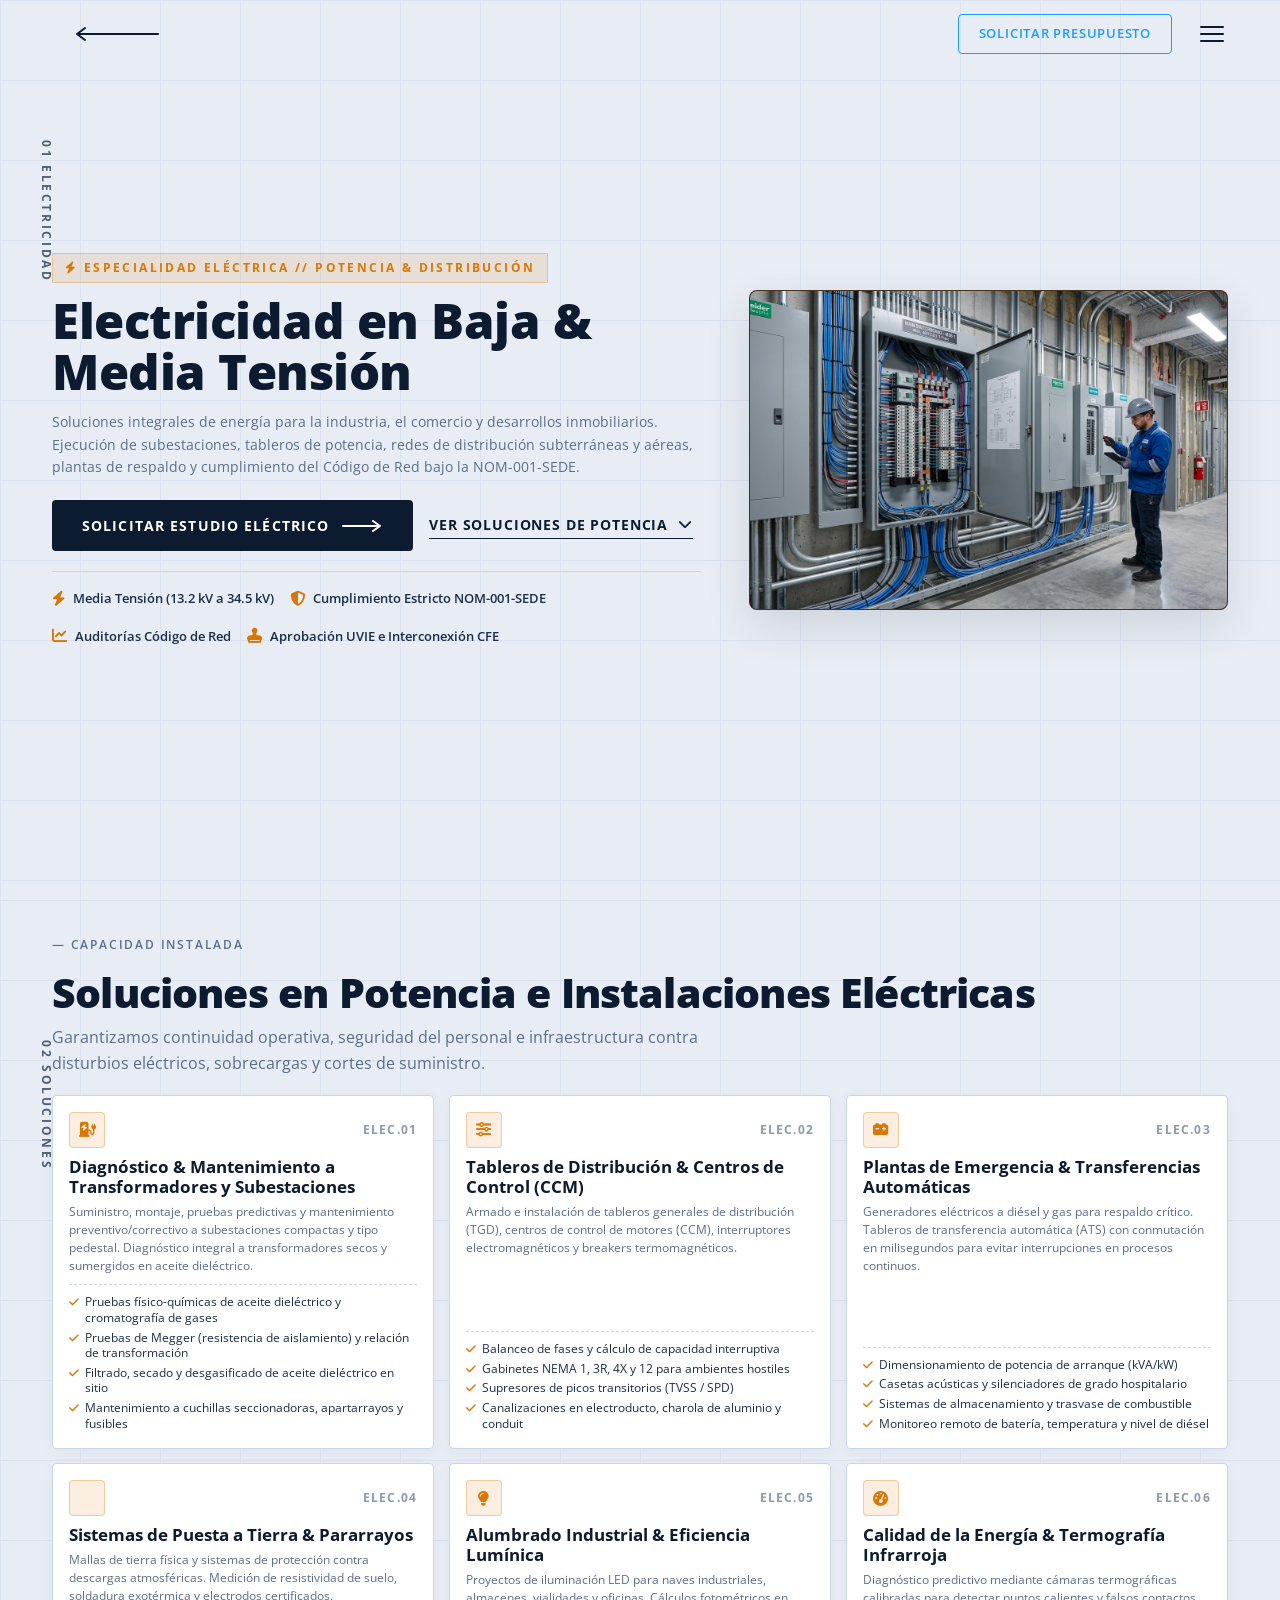
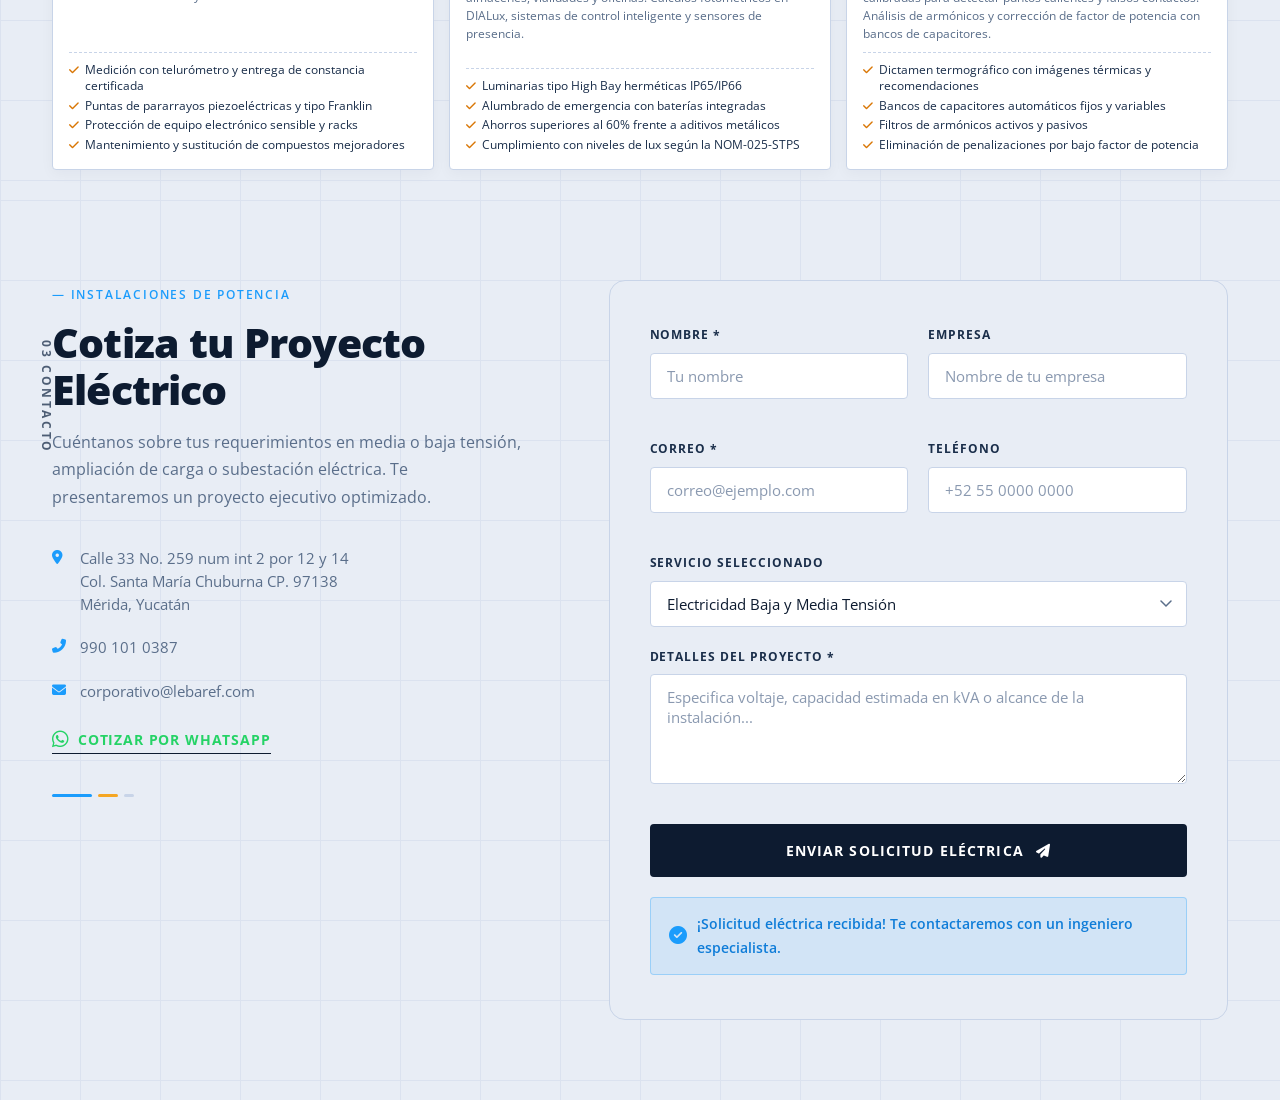
<file: servicio-electricidad.html>
﻿<!DOCTYPE html>
<html lang="es" class="html-page-service">
<head>
  <meta charset="UTF-8" />
  <meta name="viewport" content="width=device-width, initial-scale=1.0" />
  <meta name="description" content="Electricidad en Baja y Media Tensión por LEBAREF – Subestaciones eléctricas, transformadores, tableros de distribución, plantas de emergencia, código de red y tierras físicas." />
  <title>Electricidad Baja y Media Tensión | LEBAREF</title>

  <!-- Favicon & Web App Icons -->
  <link rel="icon" type="image/x-icon" href="favicon.ico" />
  <link rel="icon" type="image/png" sizes="32x32" href="favicon-32x32.png" />
  <link rel="icon" type="image/png" sizes="16x16" href="favicon-16x16.png" />
  <link rel="apple-touch-icon" sizes="180x180" href="apple-touch-icon.png" />
  <link rel="manifest" href="site.webmanifest" />
  <meta name="theme-color" content="#0D1B30" />

  <!-- Google Fonts: Open Sans & Roboto -->
  <link rel="preconnect" href="https://fonts.googleapis.com">
  <link rel="preconnect" href="https://fonts.gstatic.com" crossorigin>
  <link href="https://fonts.googleapis.com/css2?family=Open+Sans:ital,wght@0,300..800;1,300..800&family=Roboto:ital,wght@0,100..900;1,100..900&display=swap" rel="stylesheet">

  <!-- Font Awesome -->
  <link rel="stylesheet" href="https://cdnjs.cloudflare.com/ajax/libs/font-awesome/6.5.0/css/all.min.css" />

  <link rel="stylesheet" href="styles.css?v=3.0" />
</head>
<body class="page-service page-service--electricidad">

  <!-- NAVBAR -->
  <header class="navbar" id="navbar">
    <div class="navbar__inner">
      <a href="index.html#servicios" class="navbar__back" aria-label="Volver a Especialidades" title="Volver a Especialidades">
        <svg class="navbar__back-arrow" viewBox="0 0 84 16" width="84" height="16" fill="none" xmlns="http://www.w3.org/2000/svg" aria-hidden="true">
          <path d="M83 8H2M2 8L10 2M2 8L10 14" stroke="currentColor" stroke-width="2" stroke-linecap="round" stroke-linejoin="round"/>
        </svg>
      </a>
      <nav class="navbar__nav" id="nav-menu" aria-label="Menú principal">
        <ul class="navbar__list">
          <li><a href="index.html#inicio"     class="navbar__link" data-num="00">Inicio</a></li>
          <li><a href="index.html#servicios"  class="navbar__link active" data-num="01">Servicios</a></li>
          <li><a href="index.html#fortalezas" class="navbar__link" data-num="02">Fortalezas</a></li>
          <li><a href="index.html#clientes"   class="navbar__link" data-num="03">Clientes</a></li>
          <li><a href="#contacto"             class="navbar__link" data-num="04">Contacto</a></li>
        </ul>
      </nav>
      <div class="navbar__right">
        <a href="#contacto" class="navbar__cta-link">Solicitar Presupuesto</a>
        <button class="hamburger" id="hamburger" aria-label="Abrir menú" aria-expanded="false">
          <span class="hamburger__bar"></span>
          <span class="hamburger__bar"></span>
          <span class="hamburger__bar"></span>
        </button>
      </div>
    </div>
  </header>
  <div class="mobile-overlay" id="mobile-overlay" aria-hidden="true"></div>

  <!-- HERO -->
  <section class="service-hero" id="hero" aria-label="Cabecera técnica del servicio">
    <div class="side-tag" aria-hidden="true">01 ELECTRICIDAD</div>
    <div class="container">

      <div class="service-hero__grid">
        <div class="service-hero__header">
          <span class="service-hero__tag"><i class="fas fa-bolt"></i> Especialidad Eléctrica // Potencia &amp; Distribución</span>
          <h1 class="service-hero__title">Electricidad en Baja &amp; Media Tensión</h1>
          <p class="service-hero__desc">
            Soluciones integrales de energía para la industria, el comercio y desarrollos inmobiliarios. Ejecución de subestaciones, tableros de potencia, redes de distribución subterráneas y aéreas, plantas de respaldo y cumplimiento del Código de Red bajo la NOM-001-SEDE.
          </p>

          <div class="service-hero__actions">
            <a href="#contacto" class="btn-submit" style="display:inline-flex; width:auto; text-decoration:none; padding:12px 28px;">
              <span class="btn-text">Solicitar Estudio Eléctrico</span>
              <svg class="btn-arrow-icon" viewBox="0 0 40 12" width="40" height="12" fill="none" xmlns="http://www.w3.org/2000/svg" aria-hidden="true">
                <path d="M1 6H38M31 1L38 6L31 11" stroke="currentColor" stroke-width="2" stroke-linecap="round" stroke-linejoin="round"/>
              </svg>
            </a>
            <a href="#soluciones" class="link-arrow" style="font-weight:700;">
              Ver soluciones de potencia <i class="fas fa-chevron-down"></i>
            </a>
          </div>

          <div class="service-badges" role="list">
            <div class="service-badge" role="listitem"><i class="fas fa-bolt"></i><span>Media Tensión (13.2 kV a 34.5 kV)</span></div>
            <div class="service-badge" role="listitem"><i class="fas fa-shield-alt"></i><span>Cumplimiento Estricto NOM-001-SEDE</span></div>
            <div class="service-badge" role="listitem"><i class="fas fa-chart-line"></i><span>Auditorías Código de Red</span></div>
            <div class="service-badge" role="listitem"><i class="fas fa-stamp"></i><span>Aprobación UVIE e Interconexión CFE</span></div>
          </div>
        </div>

        <!-- Columna Derecha: Especialidad / Espacio de Imagen -->
        <div class="service-video-card" aria-label="Especialidad Electricidad Baja y Media Tensión">
          <img
            src="project_electrical_1786409140344.jpg"
            alt="Electricidad Baja y Media Tensión LEBAREF"
            class="service-video-element"
            loading="lazy"
          />
        </div>
      </div>
    </div>
  </section>

  <!-- SOLUCIONES -->
  <section class="service-solutions" id="soluciones" aria-labelledby="soluciones-title">
    <div class="side-tag" aria-hidden="true">02 SOLUCIONES</div>
    <div class="container">
      <div class="section-top">
        <div>
          <span class="label">— Capacidad Instalada</span>
          <h2 class="h2" id="soluciones-title">Soluciones en Potencia e Instalaciones Eléctricas</h2>
          <p style="color:var(--c-text-muted); max-width:700px; margin-top:8px;">
            Garantizamos continuidad operativa, seguridad del personal e infraestructura contra disturbios eléctricos, sobrecargas y cortes de suministro.
          </p>
        </div>
      </div>

      <div class="solutions-grid">
        <article class="solution-card">
          <div class="solution-card__header">
            <div class="solution-card__icon"><i class="fas fa-charging-station"></i></div>
            <span class="solution-card__code">ELEC.01</span>
          </div>
          <h3 class="solution-card__title">Diagnóstico &amp; Mantenimiento a Transformadores y Subestaciones</h3>
          <p class="solution-card__text">
            Suministro, montaje, pruebas predictivas y mantenimiento preventivo/correctivo a subestaciones compactas y tipo pedestal. Diagnóstico integral a transformadores secos y sumergidos en aceite dieléctrico.
          </p>
          <ul class="solution-card__features">
            <li><i class="fas fa-check"></i> Pruebas físico-químicas de aceite dieléctrico y cromatografía de gases</li>
            <li><i class="fas fa-check"></i> Pruebas de Megger (resistencia de aislamiento) y relación de transformación</li>
            <li><i class="fas fa-check"></i> Filtrado, secado y desgasificado de aceite dieléctrico en sitio</li>
            <li><i class="fas fa-check"></i> Mantenimiento a cuchillas seccionadoras, apartarrayos y fusibles</li>
          </ul>
        </article>

        <article class="solution-card">
          <div class="solution-card__header">
            <div class="solution-card__icon"><i class="fas fa-sliders-h"></i></div>
            <span class="solution-card__code">ELEC.02</span>
          </div>
          <h3 class="solution-card__title">Tableros de Distribución &amp; Centros de Control (CCM)</h3>
          <p class="solution-card__text">
            Armado e instalación de tableros generales de distribución (TGD), centros de control de motores (CCM), interruptores electromagnéticos y breakers termomagnéticos.
          </p>
          <ul class="solution-card__features">
            <li><i class="fas fa-check"></i> Balanceo de fases y cálculo de capacidad interruptiva</li>
            <li><i class="fas fa-check"></i> Gabinetes NEMA 1, 3R, 4X y 12 para ambientes hostiles</li>
            <li><i class="fas fa-check"></i> Supresores de picos transitorios (TVSS / SPD)</li>
            <li><i class="fas fa-check"></i> Canalizaciones en electroducto, charola de aluminio y conduit</li>
          </ul>
        </article>

        <article class="solution-card">
          <div class="solution-card__header">
            <div class="solution-card__icon"><i class="fas fa-car-battery"></i></div>
            <span class="solution-card__code">ELEC.03</span>
          </div>
          <h3 class="solution-card__title">Plantas de Emergencia &amp; Transferencias Automáticas</h3>
          <p class="solution-card__text">
            Generadores eléctricos a diésel y gas para respaldo crítico. Tableros de transferencia automática (ATS) con conmutación en milisegundos para evitar interrupciones en procesos continuos.
          </p>
          <ul class="solution-card__features">
            <li><i class="fas fa-check"></i> Dimensionamiento de potencia de arranque (kVA/kW)</li>
            <li><i class="fas fa-check"></i> Casetas acústicas y silenciadores de grado hospitalario</li>
            <li><i class="fas fa-check"></i> Sistemas de almacenamiento y trasvase de combustible</li>
            <li><i class="fas fa-check"></i> Monitoreo remoto de batería, temperatura y nivel de diésel</li>
          </ul>
        </article>

        <article class="solution-card">
          <div class="solution-card__header">
            <div class="solution-card__icon"><i class="fas fa-ground-level"></i></div>
            <span class="solution-card__code">ELEC.04</span>
          </div>
          <h3 class="solution-card__title">Sistemas de Puesta a Tierra &amp; Pararrayos</h3>
          <p class="solution-card__text">
            Mallas de tierra física y sistemas de protección contra descargas atmosféricas. Medición de resistividad de suelo, soldadura exotérmica y electrodos certificados.
          </p>
          <ul class="solution-card__features">
            <li><i class="fas fa-check"></i> Medición con telurómetro y entrega de constancia certificada</li>
            <li><i class="fas fa-check"></i> Puntas de pararrayos piezoeléctricas y tipo Franklin</li>
            <li><i class="fas fa-check"></i> Protección de equipo electrónico sensible y racks</li>
            <li><i class="fas fa-check"></i> Mantenimiento y sustitución de compuestos mejoradores</li>
          </ul>
        </article>

        <article class="solution-card">
          <div class="solution-card__header">
            <div class="solution-card__icon"><i class="fas fa-lightbulb"></i></div>
            <span class="solution-card__code">ELEC.05</span>
          </div>
          <h3 class="solution-card__title">Alumbrado Industrial &amp; Eficiencia Lumínica</h3>
          <p class="solution-card__text">
            Proyectos de iluminación LED para naves industriales, almacenes, vialidades y oficinas. Cálculos fotométricos en DIALux, sistemas de control inteligente y sensores de presencia.
          </p>
          <ul class="solution-card__features">
            <li><i class="fas fa-check"></i> Luminarias tipo High Bay herméticas IP65/IP66</li>
            <li><i class="fas fa-check"></i> Alumbrado de emergencia con baterías integradas</li>
            <li><i class="fas fa-check"></i> Ahorros superiores al 60% frente a aditivos metálicos</li>
            <li><i class="fas fa-check"></i> Cumplimiento con niveles de lux según la NOM-025-STPS</li>
          </ul>
        </article>

        <article class="solution-card">
          <div class="solution-card__header">
            <div class="solution-card__icon"><i class="fas fa-tachometer-alt"></i></div>
            <span class="solution-card__code">ELEC.06</span>
          </div>
          <h3 class="solution-card__title">Calidad de la Energía &amp; Termografía Infrarroja</h3>
          <p class="solution-card__text">
            Diagnóstico predictivo mediante cámaras termográficas calibradas para detectar puntos calientes y falsos contactos. Análisis de armónicos y corrección de factor de potencia con bancos de capacitores.
          </p>
          <ul class="solution-card__features">
            <li><i class="fas fa-check"></i> Dictamen termográfico con imágenes térmicas y recomendaciones</li>
            <li><i class="fas fa-check"></i> Bancos de capacitores automáticos fijos y variables</li>
            <li><i class="fas fa-check"></i> Filtros de armónicos activos y pasivos</li>
            <li><i class="fas fa-check"></i> Eliminación de penalizaciones por bajo factor de potencia</li>
          </ul>
        </article>
      </div>
    </div>
  </section>

  <!-- CONTACTO -->
  <section class="contact" id="contacto" aria-labelledby="contact-title">
    <div class="side-tag" aria-hidden="true">03 CONTACTO</div>
    <div class="contact__blueprint-bg" aria-hidden="true"></div>
    <div class="container">
      <div class="contact__grid">
        <div class="contact__info">
          <span class="label label--blue">— Instalaciones de Potencia</span>
          <h2 class="h2" id="contact-title">Cotiza tu Proyecto<br/>Eléctrico</h2>
          <p class="contact__desc">
            Cuéntanos sobre tus requerimientos en media o baja tensión, ampliación de carga o subestación eléctrica. Te presentaremos un proyecto ejecutivo optimizado.
          </p>
          <ul class="contact__list" aria-label="Información de contacto">
            <li class="contact__item"><i class="fas fa-map-marker-alt"></i><span>Calle 33 No. 259 num int 2 por 12 y 14<br/>Col. Santa María Chuburna CP. 97138<br/>Mérida, Yucatán</span></li>
            <li class="contact__item"><i class="fas fa-phone-alt"></i><a href="tel:+529901010387">990 101 0387</a></li>
            <li class="contact__item"><i class="fas fa-envelope"></i><a href="mailto:corporativo@lebaref.com">corporativo@lebaref.com</a></li>
          </ul>
          <div style="margin-top:24px;">
            <a href="https://wa.me/529901010387?text=Hola%2C%20me%20gustar%C3%ADa%20cotizar%20un%20proyecto%20de%20Electricidad%20Baja%20y%20Media%20Tensi%C3%B3n%20con%20LEBAREF" target="_blank" rel="noopener" class="link-arrow" style="display:inline-flex; align-items:center; gap:8px; font-weight:700; color:#25D366;">
              <i class="fab fa-whatsapp" style="font-size:1.2rem;"></i> Cotizar por WhatsApp
            </a>
          </div>
          <div class="contact__accent-bar" aria-hidden="true"><span></span><span></span><span></span></div>
        </div>

        <form class="contact__form" id="contact-form" novalidate aria-label="Formulario de cotización eléctrica">
          <div class="form-row">
            <div class="form-group">
              <label for="nombre" class="form-label">Nombre *</label>
              <input type="text" id="nombre" name="nombre" class="form-input" placeholder="Tu nombre" required />
              <span class="form-error" role="alert" aria-live="polite"></span>
            </div>
            <div class="form-group">
              <label for="empresa" class="form-label">Empresa</label>
              <input type="text" id="empresa" name="empresa" class="form-input" placeholder="Nombre de tu empresa" />
            </div>
          </div>
          <div class="form-row">
            <div class="form-group">
              <label for="email" class="form-label">Correo *</label>
              <input type="email" id="email" name="email" class="form-input" placeholder="correo@ejemplo.com" required />
              <span class="form-error" role="alert" aria-live="polite"></span>
            </div>
            <div class="form-group">
              <label for="telefono" class="form-label">Teléfono</label>
              <input type="tel" id="telefono" name="telefono" class="form-input" placeholder="+52 55 0000 0000" />
            </div>
          </div>
          <div class="form-group">
            <label for="servicio" class="form-label">Servicio Seleccionado</label>
            <select id="servicio" name="servicio" class="form-input form-select" required>
              <option value="electricidad" selected>Electricidad Baja y Media Tensión</option>
              <option value="hvac">Aire Acondicionado HVAC</option>
              <option value="hidrosanitarias">Instalaciones Hidrosanitarias</option>
              <option value="ti">Tecnologías de la Información (TI)</option>
              <option value="ingenieria">Ingeniería y Obra Civil</option>
              <option value="remodelacion">Remodelación &amp; Mantenimiento</option>
            </select>
          </div>
          <div class="form-group">
            <label for="mensaje" class="form-label">Detalles del Proyecto *</label>
            <textarea id="mensaje" name="mensaje" class="form-input form-textarea" placeholder="Especifica voltaje, capacidad estimada en kVA o alcance de la instalación..." required rows="4"></textarea>
            <span class="form-error" role="alert" aria-live="polite"></span>
          </div>
          <button type="submit" class="btn-submit" id="submit-btn">
            <span class="btn-text">Enviar Solicitud Eléctrica</span>
            <i class="fas fa-paper-plane"></i>
          </button>
          <div class="form-success" id="form-success" role="alert" aria-live="polite" hidden>
            <i class="fas fa-check-circle"></i>
            ¡Solicitud eléctrica recibida! Te contactaremos con un ingeniero especialista.
          </div>
        </form>
      </div>
    </div>
  </section>

  <a href="https://wa.me/529901010387" class="whatsapp-fab" aria-label="WhatsApp" target="_blank" rel="noopener"><i class="fab fa-whatsapp"></i></a>
  <button class="back-to-top" id="back-to-top" aria-label="Volver arriba" hidden><i class="fas fa-chevron-up"></i></button>

  <script src="main.js?v=3.0"></script>
</body>
</html>
</file>
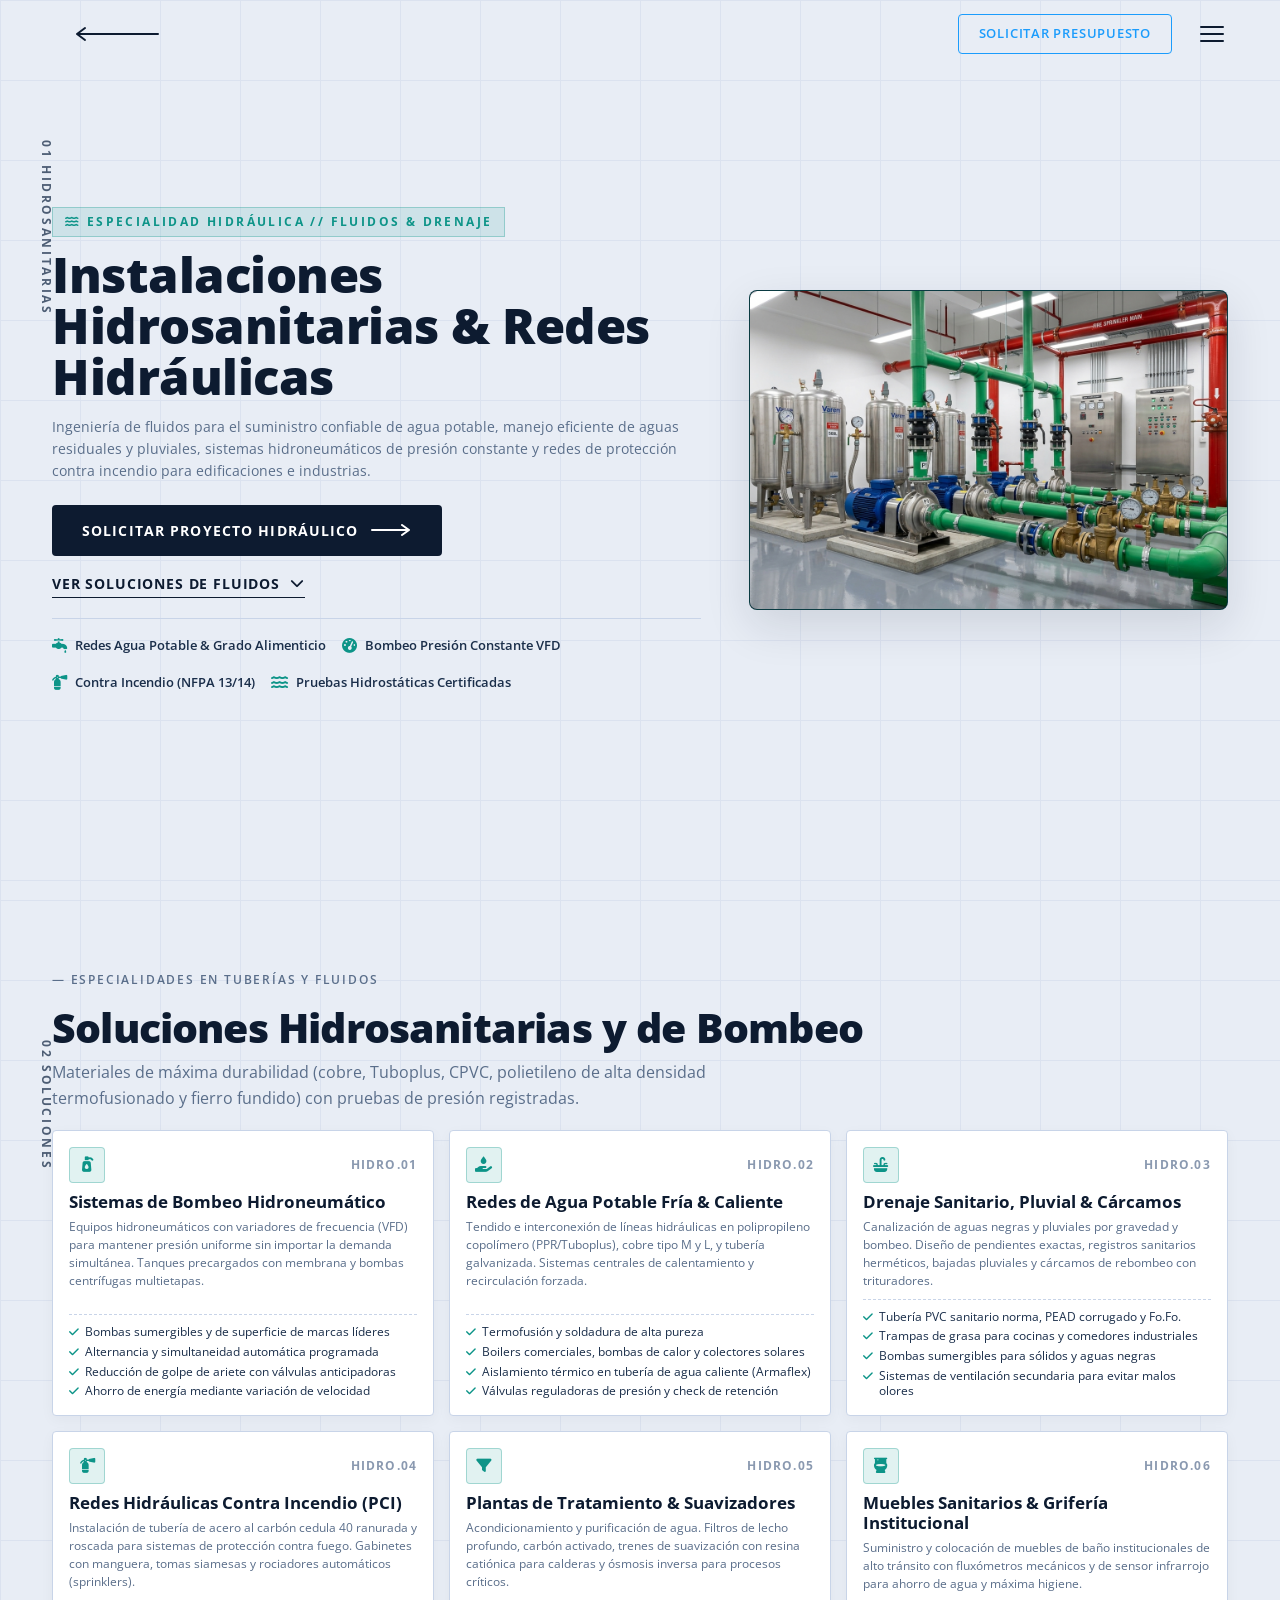
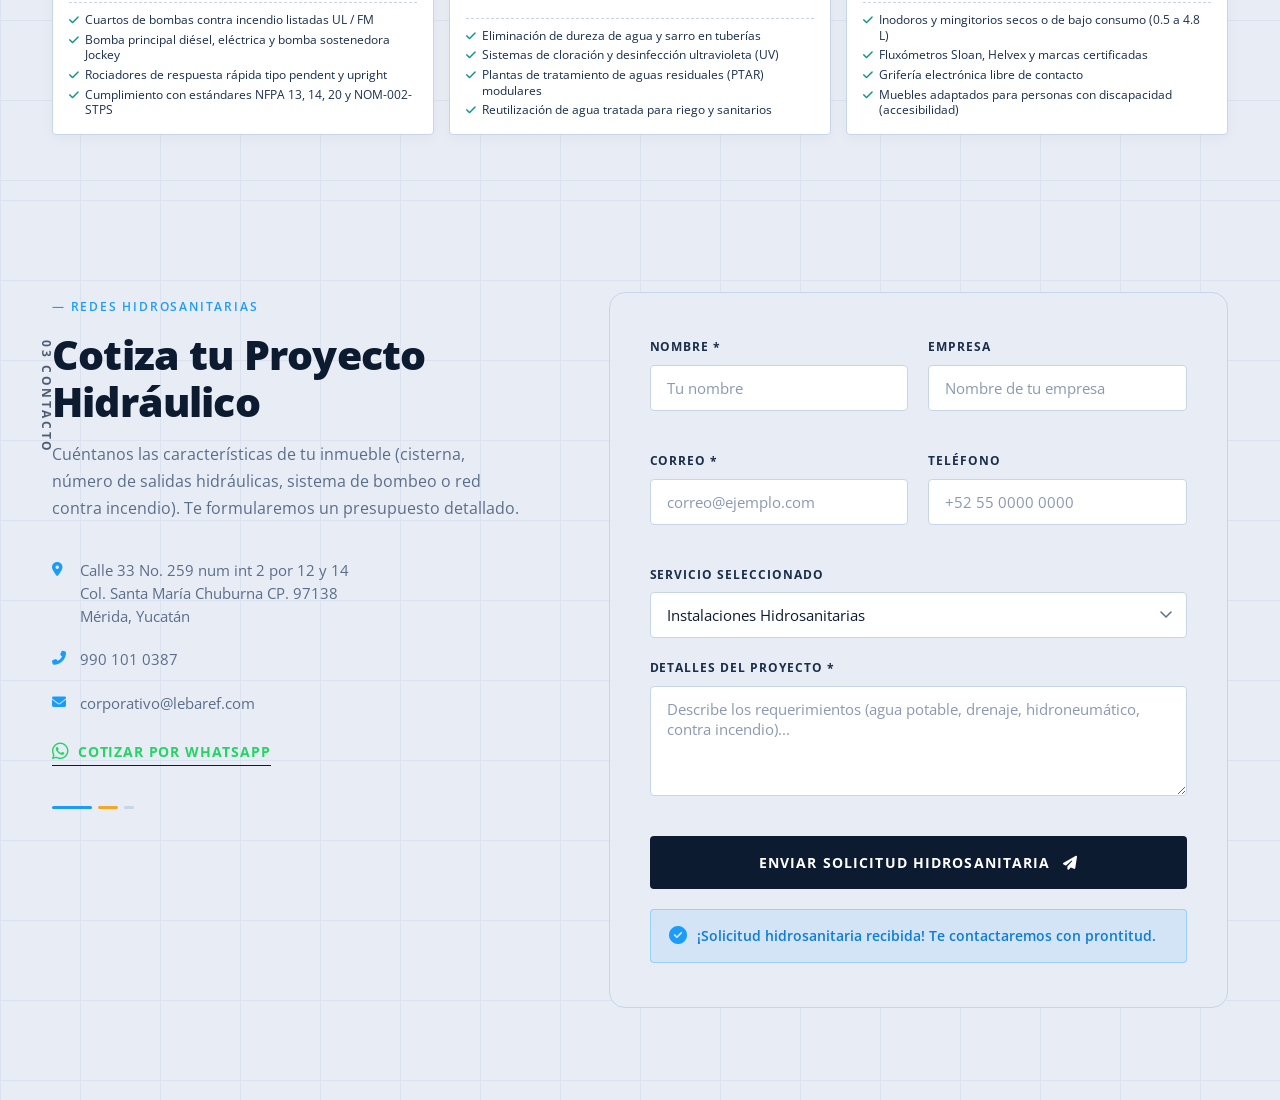
<file: servicio-hidrosanitarias.html>
﻿<!DOCTYPE html>
<html lang="es" class="html-page-service">
<head>
  <meta charset="UTF-8" />
  <meta name="viewport" content="width=device-width, initial-scale=1.0" />
  <meta name="description" content="Instalaciones Hidrosanitarias por LEBAREF – Sistemas de bombeo hidroneumático, redes de agua potable, drenaje pluvial y sanitario, redes contra incendios NFPA y plantas de tratamiento." />
  <title>Instalaciones Hidrosanitarias | LEBAREF</title>

  <!-- Favicon & Web App Icons -->
  <link rel="icon" type="image/x-icon" href="favicon.ico" />
  <link rel="icon" type="image/png" sizes="32x32" href="favicon-32x32.png" />
  <link rel="icon" type="image/png" sizes="16x16" href="favicon-16x16.png" />
  <link rel="apple-touch-icon" sizes="180x180" href="apple-touch-icon.png" />
  <link rel="manifest" href="site.webmanifest" />
  <meta name="theme-color" content="#0D1B30" />

  <!-- Google Fonts: Open Sans & Roboto -->
  <link rel="preconnect" href="https://fonts.googleapis.com">
  <link rel="preconnect" href="https://fonts.gstatic.com" crossorigin>
  <link href="https://fonts.googleapis.com/css2?family=Open+Sans:ital,wght@0,300..800;1,300..800&family=Roboto:ital,wght@0,100..900;1,100..900&display=swap" rel="stylesheet">

  <!-- Font Awesome -->
  <link rel="stylesheet" href="https://cdnjs.cloudflare.com/ajax/libs/font-awesome/6.5.0/css/all.min.css" />

  <link rel="stylesheet" href="styles.css?v=3.0" />
</head>
<body class="page-service page-service--hidrosanitarias">

  <!-- NAVBAR -->
  <header class="navbar" id="navbar">
    <div class="navbar__inner">
      <a href="index.html#servicios" class="navbar__back" aria-label="Volver a Especialidades" title="Volver a Especialidades">
        <svg class="navbar__back-arrow" viewBox="0 0 84 16" width="84" height="16" fill="none" xmlns="http://www.w3.org/2000/svg" aria-hidden="true">
          <path d="M83 8H2M2 8L10 2M2 8L10 14" stroke="currentColor" stroke-width="2" stroke-linecap="round" stroke-linejoin="round"/>
        </svg>
      </a>
      <nav class="navbar__nav" id="nav-menu" aria-label="Menú principal">
        <ul class="navbar__list">
          <li><a href="index.html#inicio"     class="navbar__link" data-num="00">Inicio</a></li>
          <li><a href="index.html#servicios"  class="navbar__link active" data-num="01">Servicios</a></li>
          <li><a href="index.html#fortalezas" class="navbar__link" data-num="02">Fortalezas</a></li>
          <li><a href="index.html#clientes"   class="navbar__link" data-num="03">Clientes</a></li>
          <li><a href="#contacto"             class="navbar__link" data-num="04">Contacto</a></li>
        </ul>
      </nav>
      <div class="navbar__right">
        <a href="#contacto" class="navbar__cta-link">Solicitar Presupuesto</a>
        <button class="hamburger" id="hamburger" aria-label="Abrir menú" aria-expanded="false">
          <span class="hamburger__bar"></span>
          <span class="hamburger__bar"></span>
          <span class="hamburger__bar"></span>
        </button>
      </div>
    </div>
  </header>
  <div class="mobile-overlay" id="mobile-overlay" aria-hidden="true"></div>

  <!-- HERO -->
  <section class="service-hero" id="hero" aria-label="Cabecera técnica del servicio">
    <div class="side-tag" aria-hidden="true">01 HIDROSANITARIAS</div>
    <div class="container">

      <div class="service-hero__grid">
        <div class="service-hero__header">
          <span class="service-hero__tag"><i class="fas fa-water"></i> Especialidad Hidráulica // Fluidos &amp; Drenaje</span>
          <h1 class="service-hero__title">Instalaciones Hidrosanitarias &amp; Redes Hidráulicas</h1>
          <p class="service-hero__desc">
            Ingeniería de fluidos para el suministro confiable de agua potable, manejo eficiente de aguas residuales y pluviales, sistemas hidroneumáticos de presión constante y redes de protección contra incendio para edificaciones e industrias.
          </p>

          <div class="service-hero__actions">
            <a href="#contacto" class="btn-submit" style="display:inline-flex; width:auto; text-decoration:none; padding:12px 28px;">
              <span class="btn-text">Solicitar Proyecto Hidráulico</span>
              <svg class="btn-arrow-icon" viewBox="0 0 40 12" width="40" height="12" fill="none" xmlns="http://www.w3.org/2000/svg" aria-hidden="true">
                <path d="M1 6H38M31 1L38 6L31 11" stroke="currentColor" stroke-width="2" stroke-linecap="round" stroke-linejoin="round"/>
              </svg>
            </a>
            <a href="#soluciones" class="link-arrow" style="font-weight:700;">
              Ver soluciones de fluidos <i class="fas fa-chevron-down"></i>
            </a>
          </div>

          <div class="service-badges" role="list">
            <div class="service-badge" role="listitem"><i class="fas fa-faucet-drip"></i><span>Redes Agua Potable &amp; Grado Alimenticio</span></div>
            <div class="service-badge" role="listitem"><i class="fas fa-gauge-high"></i><span>Bombeo Presión Constante VFD</span></div>
            <div class="service-badge" role="listitem"><i class="fas fa-fire-extinguisher"></i><span>Contra Incendio (NFPA 13/14)</span></div>
            <div class="service-badge" role="listitem"><i class="fas fa-water"></i><span>Pruebas Hidrostáticas Certificadas</span></div>
          </div>
        </div>

        <!-- Columna Derecha: Especialidad / Espacio de Imagen -->
        <div class="service-video-card" aria-label="Especialidad Instalaciones Hidrosanitarias">
          <img
            src="project_plumbing.jpg"
            alt="Instalaciones Hidrosanitarias LEBAREF"
            class="service-video-element"
            loading="lazy"
          />
        </div>
      </div>
    </div>
  </section>

  <!-- SOLUCIONES -->
  <section class="service-solutions" id="soluciones" aria-labelledby="soluciones-title">
    <div class="side-tag" aria-hidden="true">02 SOLUCIONES</div>
    <div class="container">
      <div class="section-top">
        <div>
          <span class="label">— Especialidades en Tuberías y Fluidos</span>
          <h2 class="h2" id="soluciones-title">Soluciones Hidrosanitarias y de Bombeo</h2>
          <p style="color:var(--c-text-muted); max-width:700px; margin-top:8px;">
            Materiales de máxima durabilidad (cobre, Tuboplus, CPVC, polietileno de alta densidad termofusionado y fierro fundido) con pruebas de presión registradas.
          </p>
        </div>
      </div>

      <div class="solutions-grid">
        <article class="solution-card">
          <div class="solution-card__header">
            <div class="solution-card__icon"><i class="fas fa-pump-soap"></i></div>
            <span class="solution-card__code">HIDRO.01</span>
          </div>
          <h3 class="solution-card__title">Sistemas de Bombeo Hidroneumático</h3>
          <p class="solution-card__text">
            Equipos hidroneumáticos con variadores de frecuencia (VFD) para mantener presión uniforme sin importar la demanda simultánea. Tanques precargados con membrana y bombas centrífugas multietapas.
          </p>
          <ul class="solution-card__features">
            <li><i class="fas fa-check"></i> Bombas sumergibles y de superficie de marcas líderes</li>
            <li><i class="fas fa-check"></i> Alternancia y simultaneidad automática programada</li>
            <li><i class="fas fa-check"></i> Reducción de golpe de ariete con válvulas anticipadoras</li>
            <li><i class="fas fa-check"></i> Ahorro de energía mediante variación de velocidad</li>
          </ul>
        </article>

        <article class="solution-card">
          <div class="solution-card__header">
            <div class="solution-card__icon"><i class="fas fa-hand-holding-droplet"></i></div>
            <span class="solution-card__code">HIDRO.02</span>
          </div>
          <h3 class="solution-card__title">Redes de Agua Potable Fría &amp; Caliente</h3>
          <p class="solution-card__text">
            Tendido e interconexión de líneas hidráulicas en polipropileno copolímero (PPR/Tuboplus), cobre tipo M y L, y tubería galvanizada. Sistemas centrales de calentamiento y recirculación forzada.
          </p>
          <ul class="solution-card__features">
            <li><i class="fas fa-check"></i> Termofusión y soldadura de alta pureza</li>
            <li><i class="fas fa-check"></i> Boilers comerciales, bombas de calor y colectores solares</li>
            <li><i class="fas fa-check"></i> Aislamiento térmico en tubería de agua caliente (Armaflex)</li>
            <li><i class="fas fa-check"></i> Válvulas reguladoras de presión y check de retención</li>
          </ul>
        </article>

        <article class="solution-card">
          <div class="solution-card__header">
            <div class="solution-card__icon"><i class="fas fa-sink"></i></div>
            <span class="solution-card__code">HIDRO.03</span>
          </div>
          <h3 class="solution-card__title">Drenaje Sanitario, Pluvial &amp; Cárcamos</h3>
          <p class="solution-card__text">
            Canalización de aguas negras y pluviales por gravedad y bombeo. Diseño de pendientes exactas, registros sanitarios herméticos, bajadas pluviales y cárcamos de rebombeo con trituradores.
          </p>
          <ul class="solution-card__features">
            <li><i class="fas fa-check"></i> Tubería PVC sanitario norma, PEAD corrugado y Fo.Fo.</li>
            <li><i class="fas fa-check"></i> Trampas de grasa para cocinas y comedores industriales</li>
            <li><i class="fas fa-check"></i> Bombas sumergibles para sólidos y aguas negras</li>
            <li><i class="fas fa-check"></i> Sistemas de ventilación secundaria para evitar malos olores</li>
          </ul>
        </article>

        <article class="solution-card">
          <div class="solution-card__header">
            <div class="solution-card__icon"><i class="fas fa-fire-extinguisher"></i></div>
            <span class="solution-card__code">HIDRO.04</span>
          </div>
          <h3 class="solution-card__title">Redes Hidráulicas Contra Incendio (PCI)</h3>
          <p class="solution-card__text">
            Instalación de tubería de acero al carbón cedula 40 ranurada y roscada para sistemas de protección contra fuego. Gabinetes con manguera, tomas siamesas y rociadores automáticos (sprinklers).
          </p>
          <ul class="solution-card__features">
            <li><i class="fas fa-check"></i> Cuartos de bombas contra incendio listadas UL / FM</li>
            <li><i class="fas fa-check"></i> Bomba principal diésel, eléctrica y bomba sostenedora Jockey</li>
            <li><i class="fas fa-check"></i> Rociadores de respuesta rápida tipo pendent y upright</li>
            <li><i class="fas fa-check"></i> Cumplimiento con estándares NFPA 13, 14, 20 y NOM-002-STPS</li>
          </ul>
        </article>

        <article class="solution-card">
          <div class="solution-card__header">
            <div class="solution-card__icon"><i class="fas fa-filter"></i></div>
            <span class="solution-card__code">HIDRO.05</span>
          </div>
          <h3 class="solution-card__title">Plantas de Tratamiento &amp; Suavizadores</h3>
          <p class="solution-card__text">
            Acondicionamiento y purificación de agua. Filtros de lecho profundo, carbón activado, trenes de suavización con resina catiónica para calderas y ósmosis inversa para procesos críticos.
          </p>
          <ul class="solution-card__features">
            <li><i class="fas fa-check"></i> Eliminación de dureza de agua y sarro en tuberías</li>
            <li><i class="fas fa-check"></i> Sistemas de cloración y desinfección ultravioleta (UV)</li>
            <li><i class="fas fa-check"></i> Plantas de tratamiento de aguas residuales (PTAR) modulares</li>
            <li><i class="fas fa-check"></i> Reutilización de agua tratada para riego y sanitarios</li>
          </ul>
        </article>

        <article class="solution-card">
          <div class="solution-card__header">
            <div class="solution-card__icon"><i class="fas fa-toilet"></i></div>
            <span class="solution-card__code">HIDRO.06</span>
          </div>
          <h3 class="solution-card__title">Muebles Sanitarios &amp; Grifería Institucional</h3>
          <p class="solution-card__text">
            Suministro y colocación de muebles de baño institucionales de alto tránsito con fluxómetros mecánicos y de sensor infrarrojo para ahorro de agua y máxima higiene.
          </p>
          <ul class="solution-card__features">
            <li><i class="fas fa-check"></i> Inodoros y mingitorios secos o de bajo consumo (0.5 a 4.8 L)</li>
            <li><i class="fas fa-check"></i> Fluxómetros Sloan, Helvex y marcas certificadas</li>
            <li><i class="fas fa-check"></i> Grifería electrónica libre de contacto</li>
            <li><i class="fas fa-check"></i> Muebles adaptados para personas con discapacidad (accesibilidad)</li>
          </ul>
        </article>
      </div>
    </div>
  </section>

  <!-- CONTACTO -->
  <section class="contact" id="contacto" aria-labelledby="contact-title">
    <div class="side-tag" aria-hidden="true">03 CONTACTO</div>
    <div class="contact__blueprint-bg" aria-hidden="true"></div>
    <div class="container">
      <div class="contact__grid">
        <div class="contact__info">
          <span class="label label--blue">— Redes Hidrosanitarias</span>
          <h2 class="h2" id="contact-title">Cotiza tu Proyecto<br/>Hidráulico</h2>
          <p class="contact__desc">
            Cuéntanos las características de tu inmueble (cisterna, número de salidas hidráulicas, sistema de bombeo o red contra incendio). Te formularemos un presupuesto detallado.
          </p>
          <ul class="contact__list" aria-label="Información de contacto">
            <li class="contact__item"><i class="fas fa-map-marker-alt"></i><span>Calle 33 No. 259 num int 2 por 12 y 14<br/>Col. Santa María Chuburna CP. 97138<br/>Mérida, Yucatán</span></li>
            <li class="contact__item"><i class="fas fa-phone-alt"></i><a href="tel:+529901010387">990 101 0387</a></li>
            <li class="contact__item"><i class="fas fa-envelope"></i><a href="mailto:corporativo@lebaref.com">corporativo@lebaref.com</a></li>
          </ul>
          <div style="margin-top:24px;">
            <a href="https://wa.me/529901010387?text=Hola%2C%20me%20gustar%C3%ADa%20cotizar%20un%20proyecto%20de%20Instalaciones%20Hidrosanitarias%20con%20LEBAREF" target="_blank" rel="noopener" class="link-arrow" style="display:inline-flex; align-items:center; gap:8px; font-weight:700; color:#25D366;">
              <i class="fab fa-whatsapp" style="font-size:1.2rem;"></i> Cotizar por WhatsApp
            </a>
          </div>
          <div class="contact__accent-bar" aria-hidden="true"><span></span><span></span><span></span></div>
        </div>

        <form class="contact__form" id="contact-form" novalidate aria-label="Formulario de cotización hidrosanitaria">
          <div class="form-row">
            <div class="form-group">
              <label for="nombre" class="form-label">Nombre *</label>
              <input type="text" id="nombre" name="nombre" class="form-input" placeholder="Tu nombre" required />
              <span class="form-error" role="alert" aria-live="polite"></span>
            </div>
            <div class="form-group">
              <label for="empresa" class="form-label">Empresa</label>
              <input type="text" id="empresa" name="empresa" class="form-input" placeholder="Nombre de tu empresa" />
            </div>
          </div>
          <div class="form-row">
            <div class="form-group">
              <label for="email" class="form-label">Correo *</label>
              <input type="email" id="email" name="email" class="form-input" placeholder="correo@ejemplo.com" required />
              <span class="form-error" role="alert" aria-live="polite"></span>
            </div>
            <div class="form-group">
              <label for="telefono" class="form-label">Teléfono</label>
              <input type="tel" id="telefono" name="telefono" class="form-input" placeholder="+52 55 0000 0000" />
            </div>
          </div>
          <div class="form-group">
            <label for="servicio" class="form-label">Servicio Seleccionado</label>
            <select id="servicio" name="servicio" class="form-input form-select" required>
              <option value="hidrosanitarias" selected>Instalaciones Hidrosanitarias</option>
              <option value="hvac">Aire Acondicionado HVAC</option>
              <option value="electricidad">Electricidad Baja y Media Tensión</option>
              <option value="ti">Tecnologías de la Información (TI)</option>
              <option value="ingenieria">Ingeniería y Obra Civil</option>
              <option value="remodelacion">Remodelación &amp; Mantenimiento</option>
            </select>
          </div>
          <div class="form-group">
            <label for="mensaje" class="form-label">Detalles del Proyecto *</label>
            <textarea id="mensaje" name="mensaje" class="form-input form-textarea" placeholder="Describe los requerimientos (agua potable, drenaje, hidroneumático, contra incendio)..." required rows="4"></textarea>
            <span class="form-error" role="alert" aria-live="polite"></span>
          </div>
          <button type="submit" class="btn-submit" id="submit-btn">
            <span class="btn-text">Enviar Solicitud Hidrosanitaria</span>
            <i class="fas fa-paper-plane"></i>
          </button>
          <div class="form-success" id="form-success" role="alert" aria-live="polite" hidden>
            <i class="fas fa-check-circle"></i>
            ¡Solicitud hidrosanitaria recibida! Te contactaremos con prontitud.
          </div>
        </form>
      </div>
    </div>
  </section>

  <a href="https://wa.me/529901010387" class="whatsapp-fab" aria-label="WhatsApp" target="_blank" rel="noopener"><i class="fab fa-whatsapp"></i></a>
  <button class="back-to-top" id="back-to-top" aria-label="Volver arriba" hidden><i class="fas fa-chevron-up"></i></button>

  <script src="main.js?v=3.0"></script>
</body>
</html>
</file>
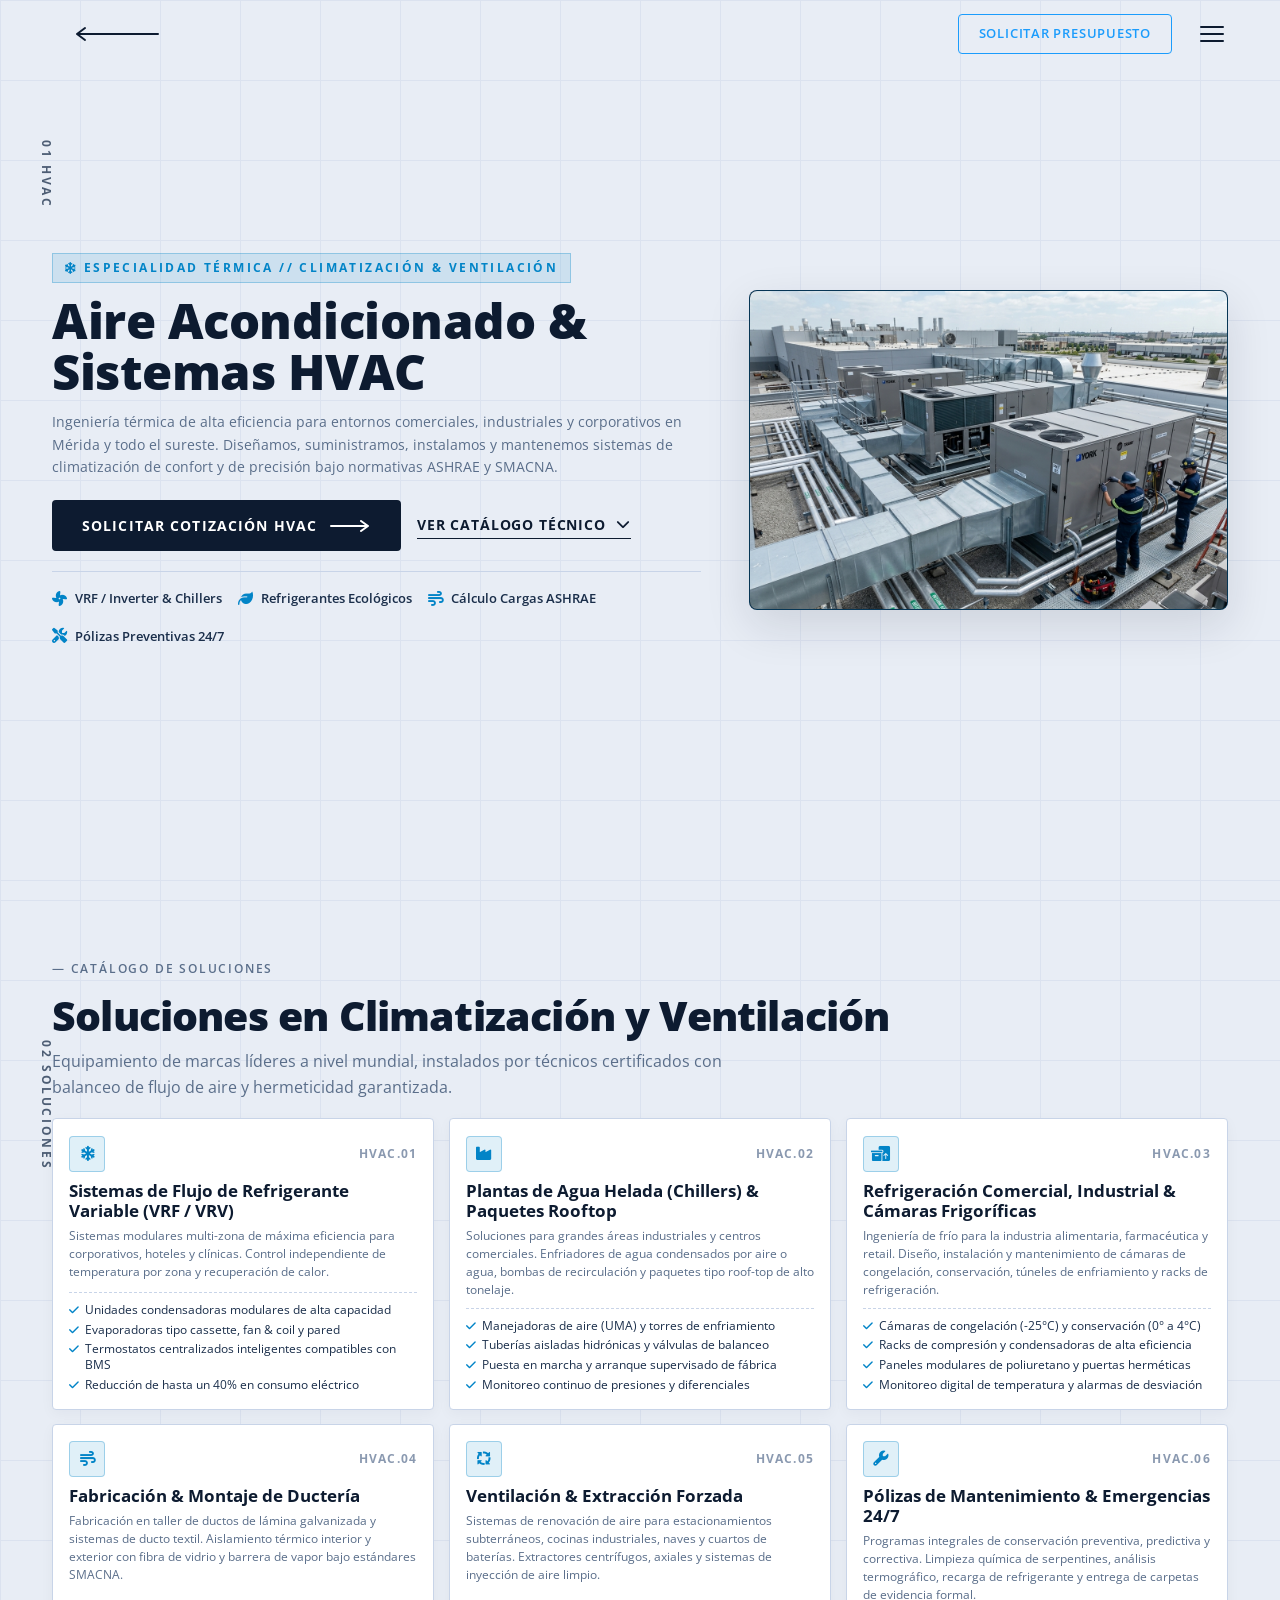
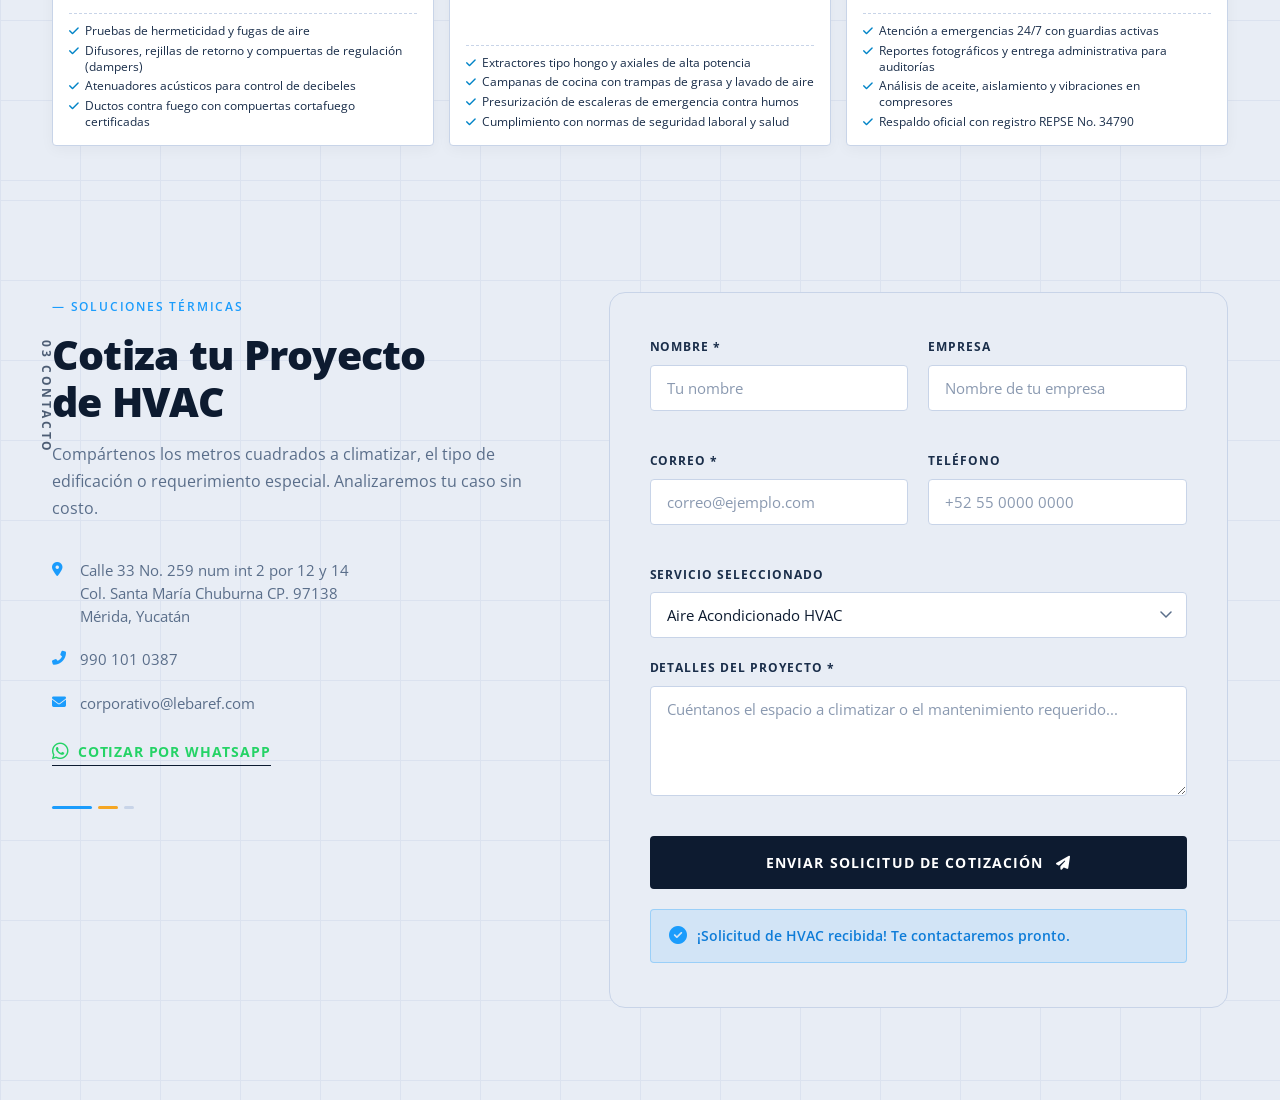
<file: servicio-hvac.html>
﻿<!DOCTYPE html>
<html lang="es" class="html-page-service">
<head>
  <meta charset="UTF-8" />
  <meta name="viewport" content="width=device-width, initial-scale=1.0" />
  <meta name="description" content="Aire Acondicionado y Climatización HVAC por LEBAREF – Sistemas VRF/VRV, Chillers, ductería, extracción forzada, filtración HEPA y balanceo térmico industrial." />
  <title>Aire Acondicionado HVAC | LEBAREF</title>

  <!-- Favicon & Web App Icons -->
  <link rel="icon" type="image/x-icon" href="favicon.ico" />
  <link rel="icon" type="image/png" sizes="32x32" href="favicon-32x32.png" />
  <link rel="icon" type="image/png" sizes="16x16" href="favicon-16x16.png" />
  <link rel="apple-touch-icon" sizes="180x180" href="apple-touch-icon.png" />
  <link rel="manifest" href="site.webmanifest" />
  <meta name="theme-color" content="#0D1B30" />

  <!-- Google Fonts: Open Sans & Roboto -->
  <link rel="preconnect" href="https://fonts.googleapis.com">
  <link rel="preconnect" href="https://fonts.gstatic.com" crossorigin>
  <link href="https://fonts.googleapis.com/css2?family=Open+Sans:ital,wght@0,300..800;1,300..800&family=Roboto:ital,wght@0,100..900;1,100..900&display=swap" rel="stylesheet">

  <!-- Font Awesome -->
  <link rel="stylesheet" href="https://cdnjs.cloudflare.com/ajax/libs/font-awesome/6.5.0/css/all.min.css" />

  <link rel="stylesheet" href="styles.css?v=3.0" />
</head>
<body class="page-service page-service--hvac">

  <!-- NAVBAR -->
  <header class="navbar" id="navbar">
    <div class="navbar__inner">
      <a href="index.html#servicios" class="navbar__back" aria-label="Volver a Especialidades" title="Volver a Especialidades">
        <svg class="navbar__back-arrow" viewBox="0 0 84 16" width="84" height="16" fill="none" xmlns="http://www.w3.org/2000/svg" aria-hidden="true">
          <path d="M83 8H2M2 8L10 2M2 8L10 14" stroke="currentColor" stroke-width="2" stroke-linecap="round" stroke-linejoin="round"/>
        </svg>
      </a>
      <nav class="navbar__nav" id="nav-menu" aria-label="Menú principal">
        <ul class="navbar__list">
          <li><a href="index.html#inicio"     class="navbar__link" data-num="00">Inicio</a></li>
          <li><a href="index.html#servicios"  class="navbar__link active" data-num="01">Servicios</a></li>
          <li><a href="index.html#fortalezas" class="navbar__link" data-num="02">Fortalezas</a></li>
          <li><a href="index.html#clientes"   class="navbar__link" data-num="03">Clientes</a></li>
          <li><a href="#contacto"             class="navbar__link" data-num="04">Contacto</a></li>
        </ul>
      </nav>
      <div class="navbar__right">
        <a href="#contacto" class="navbar__cta-link">Solicitar Presupuesto</a>
        <button class="hamburger" id="hamburger" aria-label="Abrir menú" aria-expanded="false">
          <span class="hamburger__bar"></span>
          <span class="hamburger__bar"></span>
          <span class="hamburger__bar"></span>
        </button>
      </div>
    </div>
  </header>
  <div class="mobile-overlay" id="mobile-overlay" aria-hidden="true"></div>

  <!-- HERO -->
  <section class="service-hero" id="hero" aria-label="Cabecera técnica del servicio">
    <div class="side-tag" aria-hidden="true">01 HVAC</div>
    <div class="container">

      <div class="service-hero__grid">
        <div class="service-hero__header">
          <span class="service-hero__tag"><i class="fas fa-snowflake"></i> Especialidad Térmica // Climatización &amp; Ventilación</span>
          <h1 class="service-hero__title">Aire Acondicionado &amp; Sistemas HVAC</h1>
          <p class="service-hero__desc">
            Ingeniería térmica de alta eficiencia para entornos comerciales, industriales y corporativos en Mérida y todo el sureste. Diseñamos, suministramos, instalamos y mantenemos sistemas de climatización de confort y de precisión bajo normativas ASHRAE y SMACNA.
          </p>

          <div class="service-hero__actions">
            <a href="#contacto" class="btn-submit" style="display:inline-flex; width:auto; text-decoration:none; padding:12px 28px;">
              <span class="btn-text">Solicitar Cotización HVAC</span>
              <svg class="btn-arrow-icon" viewBox="0 0 40 12" width="40" height="12" fill="none" xmlns="http://www.w3.org/2000/svg" aria-hidden="true">
                <path d="M1 6H38M31 1L38 6L31 11" stroke="currentColor" stroke-width="2" stroke-linecap="round" stroke-linejoin="round"/>
              </svg>
            </a>
            <a href="#soluciones" class="link-arrow" style="font-weight:700;">
              Ver catálogo técnico <i class="fas fa-chevron-down"></i>
            </a>
          </div>

          <div class="service-badges" role="list">
            <div class="service-badge" role="listitem"><i class="fas fa-fan"></i><span>VRF / Inverter &amp; Chillers</span></div>
            <div class="service-badge" role="listitem"><i class="fas fa-leaf"></i><span>Refrigerantes Ecológicos</span></div>
            <div class="service-badge" role="listitem"><i class="fas fa-wind"></i><span>Cálculo Cargas ASHRAE</span></div>
            <div class="service-badge" role="listitem"><i class="fas fa-tools"></i><span>Pólizas Preventivas 24/7</span></div>
          </div>
        </div>

        <!-- Columna Derecha: Especialidad / Espacio de Imagen -->
        <div class="service-video-card" aria-label="Especialidad Aire Acondicionado HVAC">
          <img
            src="project_hvac_1786409132447.jpg"
            alt="Aire Acondicionado HVAC LEBAREF"
            class="service-video-element"
            loading="lazy"
          />
        </div>
      </div>

    </div>
  </section>

  <!-- SOLUCIONES -->
  <section class="service-solutions" id="soluciones" aria-labelledby="soluciones-title">
    <div class="side-tag" aria-hidden="true">02 SOLUCIONES</div>
    <div class="container">
      <div class="section-top">
        <div>
          <span class="label">— Catálogo de Soluciones</span>
          <h2 class="h2" id="soluciones-title">Soluciones en Climatización y Ventilación</h2>
          <p style="color:var(--c-text-muted); max-width:700px; margin-top:8px;">
            Equipamiento de marcas líderes a nivel mundial, instalados por técnicos certificados con balanceo de flujo de aire y hermeticidad garantizada.
          </p>
        </div>
      </div>

      <div class="solutions-grid">
        <article class="solution-card">
          <div class="solution-card__header">
            <div class="solution-card__icon"><i class="fas fa-snowflake"></i></div>
            <span class="solution-card__code">HVAC.01</span>
          </div>
          <h3 class="solution-card__title">Sistemas de Flujo de Refrigerante Variable (VRF / VRV)</h3>
          <p class="solution-card__text">
            Sistemas modulares multi-zona de máxima eficiencia para corporativos, hoteles y clínicas. Control independiente de temperatura por zona y recuperación de calor.
          </p>
          <ul class="solution-card__features">
            <li><i class="fas fa-check"></i> Unidades condensadoras modulares de alta capacidad</li>
            <li><i class="fas fa-check"></i> Evaporadoras tipo cassette, fan &amp; coil y pared</li>
            <li><i class="fas fa-check"></i> Termostatos centralizados inteligentes compatibles con BMS</li>
            <li><i class="fas fa-check"></i> Reducción de hasta un 40% en consumo eléctrico</li>
          </ul>
        </article>

        <article class="solution-card">
          <div class="solution-card__header">
            <div class="solution-card__icon"><i class="fas fa-industry"></i></div>
            <span class="solution-card__code">HVAC.02</span>
          </div>
          <h3 class="solution-card__title">Plantas de Agua Helada (Chillers) &amp; Paquetes Rooftop</h3>
          <p class="solution-card__text">
            Soluciones para grandes áreas industriales y centros comerciales. Enfriadores de agua condensados por aire o agua, bombas de recirculación y paquetes tipo roof-top de alto tonelaje.
          </p>
          <ul class="solution-card__features">
            <li><i class="fas fa-check"></i> Manejadoras de aire (UMA) y torres de enfriamiento</li>
            <li><i class="fas fa-check"></i> Tuberías aisladas hidrónicas y válvulas de balanceo</li>
            <li><i class="fas fa-check"></i> Puesta en marcha y arranque supervisado de fábrica</li>
            <li><i class="fas fa-check"></i> Monitoreo continuo de presiones y diferenciales</li>
          </ul>
        </article>

        <article class="solution-card">
          <div class="solution-card__header">
            <div class="solution-card__icon"><i class="fas fa-boxes-packing"></i></div>
            <span class="solution-card__code">HVAC.03</span>
          </div>
          <h3 class="solution-card__title">Refrigeración Comercial, Industrial &amp; Cámaras Frigoríficas</h3>
          <p class="solution-card__text">
            Ingeniería de frío para la industria alimentaria, farmacéutica y retail. Diseño, instalación y mantenimiento de cámaras de congelación, conservación, túneles de enfriamiento y racks de refrigeración.
          </p>
          <ul class="solution-card__features">
            <li><i class="fas fa-check"></i> Cámaras de congelación (-25°C) y conservación (0° a 4°C)</li>
            <li><i class="fas fa-check"></i> Racks de compresión y condensadoras de alta eficiencia</li>
            <li><i class="fas fa-check"></i> Paneles modulares de poliuretano y puertas herméticas</li>
            <li><i class="fas fa-check"></i> Monitoreo digital de temperatura y alarmas de desviación</li>
          </ul>
        </article>

        <article class="solution-card">
          <div class="solution-card__header">
            <div class="solution-card__icon"><i class="fas fa-wind"></i></div>
            <span class="solution-card__code">HVAC.04</span>
          </div>
          <h3 class="solution-card__title">Fabricación &amp; Montaje de Ductería</h3>
          <p class="solution-card__text">
            Fabricación en taller de ductos de lámina galvanizada y sistemas de ducto textil. Aislamiento térmico interior y exterior con fibra de vidrio y barrera de vapor bajo estándares SMACNA.
          </p>
          <ul class="solution-card__features">
            <li><i class="fas fa-check"></i> Pruebas de hermeticidad y fugas de aire</li>
            <li><i class="fas fa-check"></i> Difusores, rejillas de retorno y compuertas de regulación (dampers)</li>
            <li><i class="fas fa-check"></i> Atenuadores acústicos para control de decibeles</li>
            <li><i class="fas fa-check"></i> Ductos contra fuego con compuertas cortafuego certificadas</li>
          </ul>
        </article>

        <article class="solution-card">
          <div class="solution-card__header">
            <div class="solution-card__icon"><i class="fas fa-arrows-spin"></i></div>
            <span class="solution-card__code">HVAC.05</span>
          </div>
          <h3 class="solution-card__title">Ventilación &amp; Extracción Forzada</h3>
          <p class="solution-card__text">
            Sistemas de renovación de aire para estacionamientos subterráneos, cocinas industriales, naves y cuartos de baterías. Extractores centrífugos, axiales y sistemas de inyección de aire limpio.
          </p>
          <ul class="solution-card__features">
            <li><i class="fas fa-check"></i> Extractores tipo hongo y axiales de alta potencia</li>
            <li><i class="fas fa-check"></i> Campanas de cocina con trampas de grasa y lavado de aire</li>
            <li><i class="fas fa-check"></i> Presurización de escaleras de emergencia contra humos</li>
            <li><i class="fas fa-check"></i> Cumplimiento con normas de seguridad laboral y salud</li>
          </ul>
        </article>

        <article class="solution-card">
          <div class="solution-card__header">
            <div class="solution-card__icon"><i class="fas fa-wrench"></i></div>
            <span class="solution-card__code">HVAC.06</span>
          </div>
          <h3 class="solution-card__title">Pólizas de Mantenimiento &amp; Emergencias 24/7</h3>
          <p class="solution-card__text">
            Programas integrales de conservación preventiva, predictiva y correctiva. Limpieza química de serpentines, análisis termográfico, recarga de refrigerante y entrega de carpetas de evidencia formal.
          </p>
          <ul class="solution-card__features">
            <li><i class="fas fa-check"></i> Atención a emergencias 24/7 con guardias activas</li>
            <li><i class="fas fa-check"></i> Reportes fotográficos y entrega administrativa para auditorías</li>
            <li><i class="fas fa-check"></i> Análisis de aceite, aislamiento y vibraciones en compresores</li>
            <li><i class="fas fa-check"></i> Respaldo oficial con registro REPSE No. 34790</li>
          </ul>
        </article>
      </div>
    </div>
  </section>

  <!-- CONTACTO -->
  <section class="contact" id="contacto" aria-labelledby="contact-title">
    <div class="side-tag" aria-hidden="true">03 CONTACTO</div>
    <div class="contact__blueprint-bg" aria-hidden="true"></div>
    <div class="container">
      <div class="contact__grid">
        <div class="contact__info">
          <span class="label label--blue">— Soluciones Térmicas</span>
          <h2 class="h2" id="contact-title">Cotiza tu Proyecto<br/>de HVAC</h2>
          <p class="contact__desc">
            Compártenos los metros cuadrados a climatizar, el tipo de edificación o requerimiento especial. Analizaremos tu caso sin costo.
          </p>
          <ul class="contact__list" aria-label="Información de contacto">
            <li class="contact__item"><i class="fas fa-map-marker-alt"></i><span>Calle 33 No. 259 num int 2 por 12 y 14<br/>Col. Santa María Chuburna CP. 97138<br/>Mérida, Yucatán</span></li>
            <li class="contact__item"><i class="fas fa-phone-alt"></i><a href="tel:+529901010387">990 101 0387</a></li>
            <li class="contact__item"><i class="fas fa-envelope"></i><a href="mailto:corporativo@lebaref.com">corporativo@lebaref.com</a></li>
          </ul>
          <div style="margin-top:24px;">
            <a href="https://wa.me/529901010387?text=Hola%2C%20me%20gustar%C3%ADa%20cotizar%20un%20proyecto%20de%20Aire%20Acondicionado%20HVAC%20con%20LEBAREF" target="_blank" rel="noopener" class="link-arrow" style="display:inline-flex; align-items:center; gap:8px; font-weight:700; color:#25D366;">
              <i class="fab fa-whatsapp" style="font-size:1.2rem;"></i> Cotizar por WhatsApp
            </a>
          </div>
          <div class="contact__accent-bar" aria-hidden="true"><span></span><span></span><span></span></div>
        </div>

        <form class="contact__form" id="contact-form" novalidate aria-label="Formulario de cotización de HVAC">
          <div class="form-row">
            <div class="form-group">
              <label for="nombre" class="form-label">Nombre *</label>
              <input type="text" id="nombre" name="nombre" class="form-input" placeholder="Tu nombre" required />
              <span class="form-error" role="alert" aria-live="polite"></span>
            </div>
            <div class="form-group">
              <label for="empresa" class="form-label">Empresa</label>
              <input type="text" id="empresa" name="empresa" class="form-input" placeholder="Nombre de tu empresa" />
            </div>
          </div>
          <div class="form-row">
            <div class="form-group">
              <label for="email" class="form-label">Correo *</label>
              <input type="email" id="email" name="email" class="form-input" placeholder="correo@ejemplo.com" required />
              <span class="form-error" role="alert" aria-live="polite"></span>
            </div>
            <div class="form-group">
              <label for="telefono" class="form-label">Teléfono</label>
              <input type="tel" id="telefono" name="telefono" class="form-input" placeholder="+52 55 0000 0000" />
            </div>
          </div>
          <div class="form-group">
            <label for="servicio" class="form-label">Servicio Seleccionado</label>
            <select id="servicio" name="servicio" class="form-input form-select" required>
              <option value="hvac" selected>Aire Acondicionado HVAC</option>
              <option value="electricidad">Electricidad Baja y Media Tensión</option>
              <option value="hidrosanitarias">Instalaciones Hidrosanitarias</option>
              <option value="ti">Tecnologías de la Información (TI)</option>
              <option value="ingenieria">Ingeniería y Obra Civil</option>
              <option value="remodelacion">Remodelación &amp; Mantenimiento</option>
            </select>
          </div>
          <div class="form-group">
            <label for="mensaje" class="form-label">Detalles del Proyecto *</label>
            <textarea id="mensaje" name="mensaje" class="form-input form-textarea" placeholder="Cuéntanos el espacio a climatizar o el mantenimiento requerido..." required rows="4"></textarea>
            <span class="form-error" role="alert" aria-live="polite"></span>
          </div>
          <button type="submit" class="btn-submit" id="submit-btn">
            <span class="btn-text">Enviar Solicitud de Cotización</span>
            <i class="fas fa-paper-plane"></i>
          </button>
          <div class="form-success" id="form-success" role="alert" aria-live="polite" hidden>
            <i class="fas fa-check-circle"></i>
            ¡Solicitud de HVAC recibida! Te contactaremos pronto.
          </div>
        </form>
      </div>
    </div>
  </section>

  <a href="https://wa.me/529901010387" class="whatsapp-fab" aria-label="WhatsApp" target="_blank" rel="noopener"><i class="fab fa-whatsapp"></i></a>
  <button class="back-to-top" id="back-to-top" aria-label="Volver arriba" hidden><i class="fas fa-chevron-up"></i></button>

  <script src="main.js?v=3.0"></script>




</body>
</html>
</file>
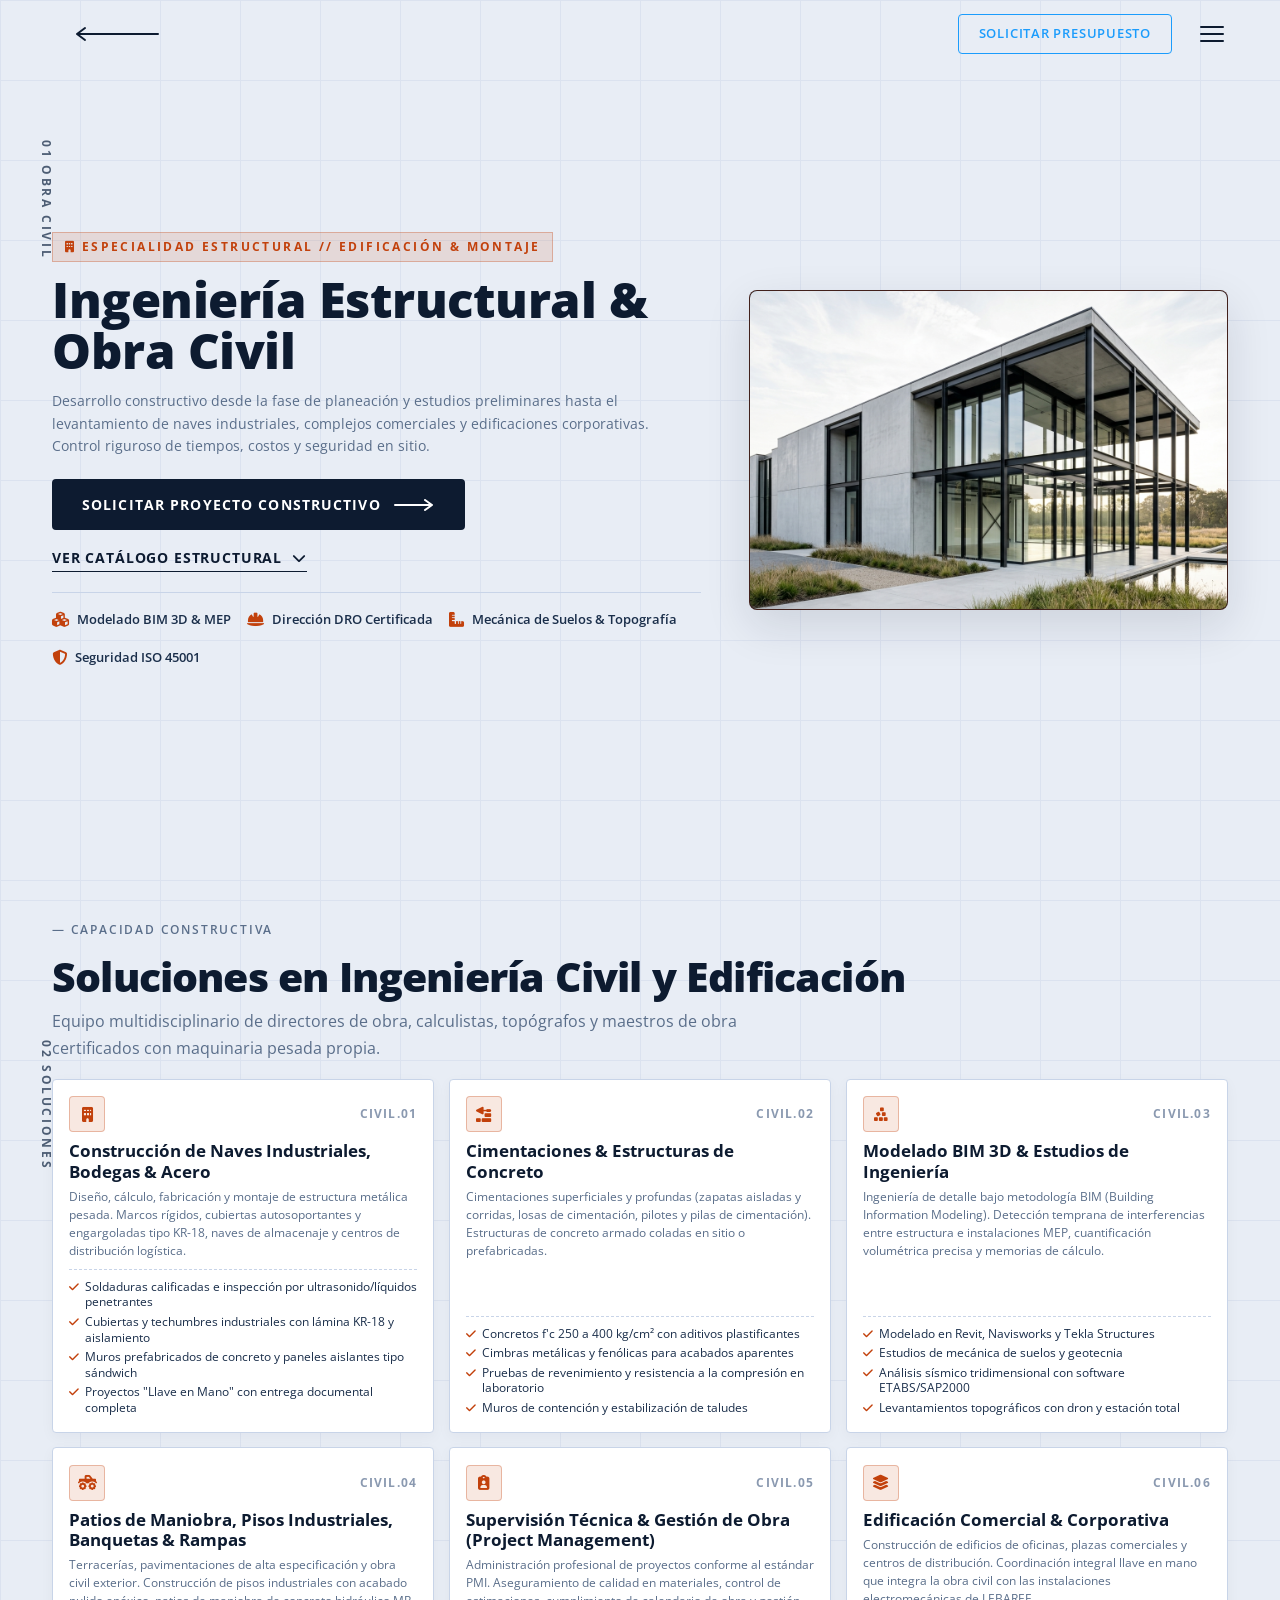
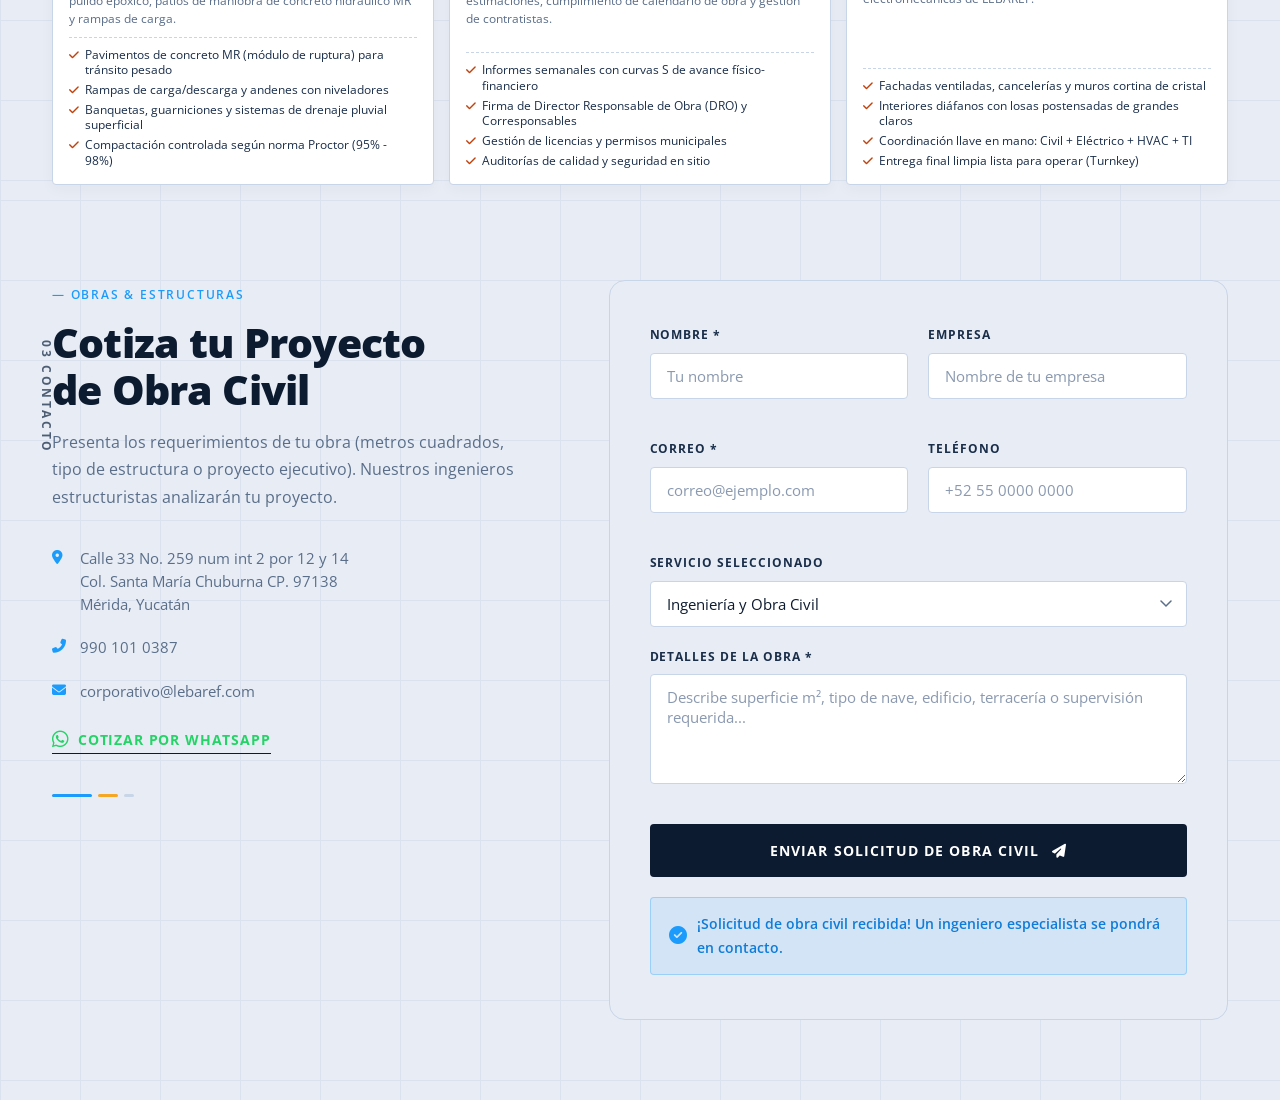
<file: servicio-ingenieria-civil.html>
﻿<!DOCTYPE html>
<html lang="es" class="html-page-service">
<head>
  <meta charset="UTF-8" />
  <meta name="viewport" content="width=device-width, initial-scale=1.0" />
  <meta name="description" content="Ingeniería y Obra Civil por LEBAREF – Edificación industrial y comercial, estructuras de acero, cimentaciones, supervisión de obra y modelado BIM 3D." />
  <title>Ingeniería y Obra Civil | LEBAREF</title>

  <!-- Favicon & Web App Icons -->
  <link rel="icon" type="image/x-icon" href="favicon.ico" />
  <link rel="icon" type="image/png" sizes="32x32" href="favicon-32x32.png" />
  <link rel="icon" type="image/png" sizes="16x16" href="favicon-16x16.png" />
  <link rel="apple-touch-icon" sizes="180x180" href="apple-touch-icon.png" />
  <link rel="manifest" href="site.webmanifest" />
  <meta name="theme-color" content="#0D1B30" />

  <!-- Google Fonts: Open Sans & Roboto -->
  <link rel="preconnect" href="https://fonts.googleapis.com">
  <link rel="preconnect" href="https://fonts.gstatic.com" crossorigin>
  <link href="https://fonts.googleapis.com/css2?family=Open+Sans:ital,wght@0,300..800;1,300..800&family=Roboto:ital,wght@0,100..900;1,100..900&display=swap" rel="stylesheet">

  <!-- Font Awesome -->
  <link rel="stylesheet" href="https://cdnjs.cloudflare.com/ajax/libs/font-awesome/6.5.0/css/all.min.css" />

  <link rel="stylesheet" href="styles.css?v=3.0" />
</head>
<body class="page-service page-service--ingenieria">

  <!-- NAVBAR -->
  <header class="navbar" id="navbar">
    <div class="navbar__inner">
      <a href="index.html#servicios" class="navbar__back" aria-label="Volver a Especialidades" title="Volver a Especialidades">
        <svg class="navbar__back-arrow" viewBox="0 0 84 16" width="84" height="16" fill="none" xmlns="http://www.w3.org/2000/svg" aria-hidden="true">
          <path d="M83 8H2M2 8L10 2M2 8L10 14" stroke="currentColor" stroke-width="2" stroke-linecap="round" stroke-linejoin="round"/>
        </svg>
      </a>
      <nav class="navbar__nav" id="nav-menu" aria-label="Menú principal">
        <ul class="navbar__list">
          <li><a href="index.html#inicio"     class="navbar__link" data-num="00">Inicio</a></li>
          <li><a href="index.html#servicios"  class="navbar__link active" data-num="01">Servicios</a></li>
          <li><a href="index.html#fortalezas" class="navbar__link" data-num="02">Fortalezas</a></li>
          <li><a href="index.html#clientes"   class="navbar__link" data-num="03">Clientes</a></li>
          <li><a href="#contacto"             class="navbar__link" data-num="04">Contacto</a></li>
        </ul>
      </nav>
      <div class="navbar__right">
        <a href="#contacto" class="navbar__cta-link">Solicitar Presupuesto</a>
        <button class="hamburger" id="hamburger" aria-label="Abrir menú" aria-expanded="false">
          <span class="hamburger__bar"></span>
          <span class="hamburger__bar"></span>
          <span class="hamburger__bar"></span>
        </button>
      </div>
    </div>
  </header>
  <div class="mobile-overlay" id="mobile-overlay" aria-hidden="true"></div>

  <!-- HERO -->
  <section class="service-hero" id="hero" aria-label="Cabecera técnica del servicio">
    <div class="side-tag" aria-hidden="true">01 OBRA CIVIL</div>
    <div class="container">

      <div class="service-hero__grid">
        <div class="service-hero__header">
          <span class="service-hero__tag"><i class="fas fa-building"></i> Especialidad Estructural // Edificación &amp; Montaje</span>
          <h1 class="service-hero__title">Ingeniería Estructural &amp; Obra Civil</h1>
          <p class="service-hero__desc">
            Desarrollo constructivo desde la fase de planeación y estudios preliminares hasta el levantamiento de naves industriales, complejos comerciales y edificaciones corporativas. Control riguroso de tiempos, costos y seguridad en sitio.
          </p>

          <div class="service-hero__actions">
            <a href="#contacto" class="btn-submit" style="display:inline-flex; width:auto; text-decoration:none; padding:12px 28px;">
              <span class="btn-text">Solicitar Proyecto Constructivo</span>
              <svg class="btn-arrow-icon" viewBox="0 0 40 12" width="40" height="12" fill="none" xmlns="http://www.w3.org/2000/svg" aria-hidden="true">
                <path d="M1 6H38M31 1L38 6L31 11" stroke="currentColor" stroke-width="2" stroke-linecap="round" stroke-linejoin="round"/>
              </svg>
            </a>
            <a href="#soluciones" class="link-arrow" style="font-weight:700;">
              Ver catálogo estructural <i class="fas fa-chevron-down"></i>
            </a>
          </div>

          <div class="service-badges" role="list">
            <div class="service-badge" role="listitem"><i class="fas fa-cubes"></i><span>Modelado BIM 3D &amp; MEP</span></div>
            <div class="service-badge" role="listitem"><i class="fas fa-hard-hat"></i><span>Dirección DRO Certificada</span></div>
            <div class="service-badge" role="listitem"><i class="fas fa-ruler-combined"></i><span>Mecánica de Suelos &amp; Topografía</span></div>
            <div class="service-badge" role="listitem"><i class="fas fa-shield-alt"></i><span>Seguridad ISO 45001</span></div>
          </div>
        </div>

        <!-- Columna Derecha: Especialidad / Espacio de Imagen -->
        <div class="service-video-card" aria-label="Especialidad Ingeniería y Obra Civil">
          <img
            src="project_civil.jpg"
            alt="Ingeniería y Obra Civil LEBAREF"
            class="service-video-element"
            loading="lazy"
          />
        </div>
      </div>
    </div>
  </section>

  <!-- SOLUCIONES -->
  <section class="service-solutions" id="soluciones" aria-labelledby="soluciones-title">
    <div class="side-tag" aria-hidden="true">02 SOLUCIONES</div>
    <div class="container">
      <div class="section-top">
        <div>
          <span class="label">— Capacidad Constructiva</span>
          <h2 class="h2" id="soluciones-title">Soluciones en Ingeniería Civil y Edificación</h2>
          <p style="color:var(--c-text-muted); max-width:700px; margin-top:8px;">
            Equipo multidisciplinario de directores de obra, calculistas, topógrafos y maestros de obra certificados con maquinaria pesada propia.
          </p>
        </div>
      </div>

      <div class="solutions-grid">
        <article class="solution-card">
          <div class="solution-card__header">
            <div class="solution-card__icon"><i class="fas fa-building"></i></div>
            <span class="solution-card__code">CIVIL.01</span>
          </div>
          <h3 class="solution-card__title">Construcción de Naves Industriales, Bodegas &amp; Acero</h3>
          <p class="solution-card__text">
            Diseño, cálculo, fabricación y montaje de estructura metálica pesada. Marcos rígidos, cubiertas autosoportantes y engargoladas tipo KR-18, naves de almacenaje y centros de distribución logística.
          </p>
          <ul class="solution-card__features">
            <li><i class="fas fa-check"></i> Soldaduras calificadas e inspección por ultrasonido/líquidos penetrantes</li>
            <li><i class="fas fa-check"></i> Cubiertas y techumbres industriales con lámina KR-18 y aislamiento</li>
            <li><i class="fas fa-check"></i> Muros prefabricados de concreto y paneles aislantes tipo sándwich</li>
            <li><i class="fas fa-check"></i> Proyectos "Llave en Mano" con entrega documental completa</li>
          </ul>
        </article>

        <article class="solution-card">
          <div class="solution-card__header">
            <div class="solution-card__icon"><i class="fas fa-trowel-bricks"></i></div>
            <span class="solution-card__code">CIVIL.02</span>
          </div>
          <h3 class="solution-card__title">Cimentaciones &amp; Estructuras de Concreto</h3>
          <p class="solution-card__text">
            Cimentaciones superficiales y profundas (zapatas aisladas y corridas, losas de cimentación, pilotes y pilas de cimentación). Estructuras de concreto armado coladas en sitio o prefabricadas.
          </p>
          <ul class="solution-card__features">
            <li><i class="fas fa-check"></i> Concretos f'c 250 a 400 kg/cm² con aditivos plastificantes</li>
            <li><i class="fas fa-check"></i> Cimbras metálicas y fenólicas para acabados aparentes</li>
            <li><i class="fas fa-check"></i> Pruebas de revenimiento y resistencia a la compresión en laboratorio</li>
            <li><i class="fas fa-check"></i> Muros de contención y estabilización de taludes</li>
          </ul>
        </article>

        <article class="solution-card">
          <div class="solution-card__header">
            <div class="solution-card__icon"><i class="fas fa-cubes-stacked"></i></div>
            <span class="solution-card__code">CIVIL.03</span>
          </div>
          <h3 class="solution-card__title">Modelado BIM 3D &amp; Estudios de Ingeniería</h3>
          <p class="solution-card__text">
            Ingeniería de detalle bajo metodología BIM (Building Information Modeling). Detección temprana de interferencias entre estructura e instalaciones MEP, cuantificación volumétrica precisa y memorias de cálculo.
          </p>
          <ul class="solution-card__features">
            <li><i class="fas fa-check"></i> Modelado en Revit, Navisworks y Tekla Structures</li>
            <li><i class="fas fa-check"></i> Estudios de mecánica de suelos y geotecnia</li>
            <li><i class="fas fa-check"></i> Análisis sísmico tridimensional con software ETABS/SAP2000</li>
            <li><i class="fas fa-check"></i> Levantamientos topográficos con dron y estación total</li>
          </ul>
        </article>

        <article class="solution-card">
          <div class="solution-card__header">
            <div class="solution-card__icon"><i class="fas fa-truck-monster"></i></div>
            <span class="solution-card__code">CIVIL.04</span>
          </div>
          <h3 class="solution-card__title">Patios de Maniobra, Pisos Industriales, Banquetas &amp; Rampas</h3>
          <p class="solution-card__text">
            Terracerías, pavimentaciones de alta especificación y obra civil exterior. Construcción de pisos industriales con acabado pulido epóxico, patios de maniobra de concreto hidráulico MR y rampas de carga.
          </p>
          <ul class="solution-card__features">
            <li><i class="fas fa-check"></i> Pavimentos de concreto MR (módulo de ruptura) para tránsito pesado</li>
            <li><i class="fas fa-check"></i> Rampas de carga/descarga y andenes con niveladores</li>
            <li><i class="fas fa-check"></i> Banquetas, guarniciones y sistemas de drenaje pluvial superficial</li>
            <li><i class="fas fa-check"></i> Compactación controlada según norma Proctor (95% - 98%)</li>
          </ul>
        </article>

        <article class="solution-card">
          <div class="solution-card__header">
            <div class="solution-card__icon"><i class="fas fa-clipboard-user"></i></div>
            <span class="solution-card__code">CIVIL.05</span>
          </div>
          <h3 class="solution-card__title">Supervisión Técnica &amp; Gestión de Obra (Project Management)</h3>
          <p class="solution-card__text">
            Administración profesional de proyectos conforme al estándar PMI. Aseguramiento de calidad en materiales, control de estimaciones, cumplimiento de calendario de obra y gestión de contratistas.
          </p>
          <ul class="solution-card__features">
            <li><i class="fas fa-check"></i> Informes semanales con curvas S de avance físico-financiero</li>
            <li><i class="fas fa-check"></i> Firma de Director Responsable de Obra (DRO) y Corresponsables</li>
            <li><i class="fas fa-check"></i> Gestión de licencias y permisos municipales</li>
            <li><i class="fas fa-check"></i> Auditorías de calidad y seguridad en sitio</li>
          </ul>
        </article>

        <article class="solution-card">
          <div class="solution-card__header">
            <div class="solution-card__icon"><i class="fas fa-layer-group"></i></div>
            <span class="solution-card__code">CIVIL.06</span>
          </div>
          <h3 class="solution-card__title">Edificación Comercial &amp; Corporativa</h3>
          <p class="solution-card__text">
            Construcción de edificios de oficinas, plazas comerciales y centros de distribución. Coordinación integral llave en mano que integra la obra civil con las instalaciones electromecánicas de LEBAREF.
          </p>
          <ul class="solution-card__features">
            <li><i class="fas fa-check"></i> Fachadas ventiladas, cancelerías y muros cortina de cristal</li>
            <li><i class="fas fa-check"></i> Interiores diáfanos con losas postensadas de grandes claros</li>
            <li><i class="fas fa-check"></i> Coordinación llave en mano: Civil + Eléctrico + HVAC + TI</li>
            <li><i class="fas fa-check"></i> Entrega final limpia lista para operar (Turnkey)</li>
          </ul>
        </article>
      </div>
    </div>
  </section>

  <!-- CONTACTO -->
  <section class="contact" id="contacto" aria-labelledby="contact-title">
    <div class="side-tag" aria-hidden="true">03 CONTACTO</div>
    <div class="contact__blueprint-bg" aria-hidden="true"></div>
    <div class="container">
      <div class="contact__grid">
        <div class="contact__info">
          <span class="label label--blue">— Obras &amp; Estructuras</span>
          <h2 class="h2" id="contact-title">Cotiza tu Proyecto<br/>de Obra Civil</h2>
          <p class="contact__desc">
            Presenta los requerimientos de tu obra (metros cuadrados, tipo de estructura o proyecto ejecutivo). Nuestros ingenieros estructuristas analizarán tu proyecto.
          </p>
          <ul class="contact__list" aria-label="Información de contacto">
            <li class="contact__item"><i class="fas fa-map-marker-alt"></i><span>Calle 33 No. 259 num int 2 por 12 y 14<br/>Col. Santa María Chuburna CP. 97138<br/>Mérida, Yucatán</span></li>
            <li class="contact__item"><i class="fas fa-phone-alt"></i><a href="tel:+529901010387">990 101 0387</a></li>
            <li class="contact__item"><i class="fas fa-envelope"></i><a href="mailto:corporativo@lebaref.com">corporativo@lebaref.com</a></li>
          </ul>
          <div style="margin-top:24px;">
            <a href="https://wa.me/529901010387?text=Hola%2C%20me%20gustar%C3%ADa%20cotizar%20un%20proyecto%20de%20Ingenier%C3%ADa%20y%20Obra%20Civil%20con%20LEBAREF" target="_blank" rel="noopener" class="link-arrow" style="display:inline-flex; align-items:center; gap:8px; font-weight:700; color:#25D366;">
              <i class="fab fa-whatsapp" style="font-size:1.2rem;"></i> Cotizar por WhatsApp
            </a>
          </div>
          <div class="contact__accent-bar" aria-hidden="true"><span></span><span></span><span></span></div>
        </div>

        <form class="contact__form" id="contact-form" novalidate aria-label="Formulario de cotización de obra civil">
          <div class="form-row">
            <div class="form-group">
              <label for="nombre" class="form-label">Nombre *</label>
              <input type="text" id="nombre" name="nombre" class="form-input" placeholder="Tu nombre" required />
              <span class="form-error" role="alert" aria-live="polite"></span>
            </div>
            <div class="form-group">
              <label for="empresa" class="form-label">Empresa</label>
              <input type="text" id="empresa" name="empresa" class="form-input" placeholder="Nombre de tu empresa" />
            </div>
          </div>
          <div class="form-row">
            <div class="form-group">
              <label for="email" class="form-label">Correo *</label>
              <input type="email" id="email" name="email" class="form-input" placeholder="correo@ejemplo.com" required />
              <span class="form-error" role="alert" aria-live="polite"></span>
            </div>
            <div class="form-group">
              <label for="telefono" class="form-label">Teléfono</label>
              <input type="tel" id="telefono" name="telefono" class="form-input" placeholder="+52 55 0000 0000" />
            </div>
          </div>
          <div class="form-group">
            <label for="servicio" class="form-label">Servicio Seleccionado</label>
            <select id="servicio" name="servicio" class="form-input form-select" required>
              <option value="ingenieria" selected>Ingeniería y Obra Civil</option>
              <option value="hvac">Aire Acondicionado HVAC</option>
              <option value="electricidad">Electricidad Baja y Media Tensión</option>
              <option value="hidrosanitarias">Instalaciones Hidrosanitarias</option>
              <option value="ti">Tecnologías de la Información (TI)</option>
              <option value="remodelacion">Remodelación &amp; Mantenimiento</option>
            </select>
          </div>
          <div class="form-group">
            <label for="mensaje" class="form-label">Detalles de la Obra *</label>
            <textarea id="mensaje" name="mensaje" class="form-input form-textarea" placeholder="Describe superficie m², tipo de nave, edificio, terracería o supervisión requerida..." required rows="4"></textarea>
            <span class="form-error" role="alert" aria-live="polite"></span>
          </div>
          <button type="submit" class="btn-submit" id="submit-btn">
            <span class="btn-text">Enviar Solicitud de Obra Civil</span>
            <i class="fas fa-paper-plane"></i>
          </button>
          <div class="form-success" id="form-success" role="alert" aria-live="polite" hidden>
            <i class="fas fa-check-circle"></i>
            ¡Solicitud de obra civil recibida! Un ingeniero especialista se pondrá en contacto.
          </div>
        </form>
      </div>
    </div>
  </section>

  <a href="https://wa.me/529901010387" class="whatsapp-fab" aria-label="WhatsApp" target="_blank" rel="noopener"><i class="fab fa-whatsapp"></i></a>
  <button class="back-to-top" id="back-to-top" aria-label="Volver arriba" hidden><i class="fas fa-chevron-up"></i></button>

  <script src="main.js?v=3.0"></script>
</body>
</html>
</file>
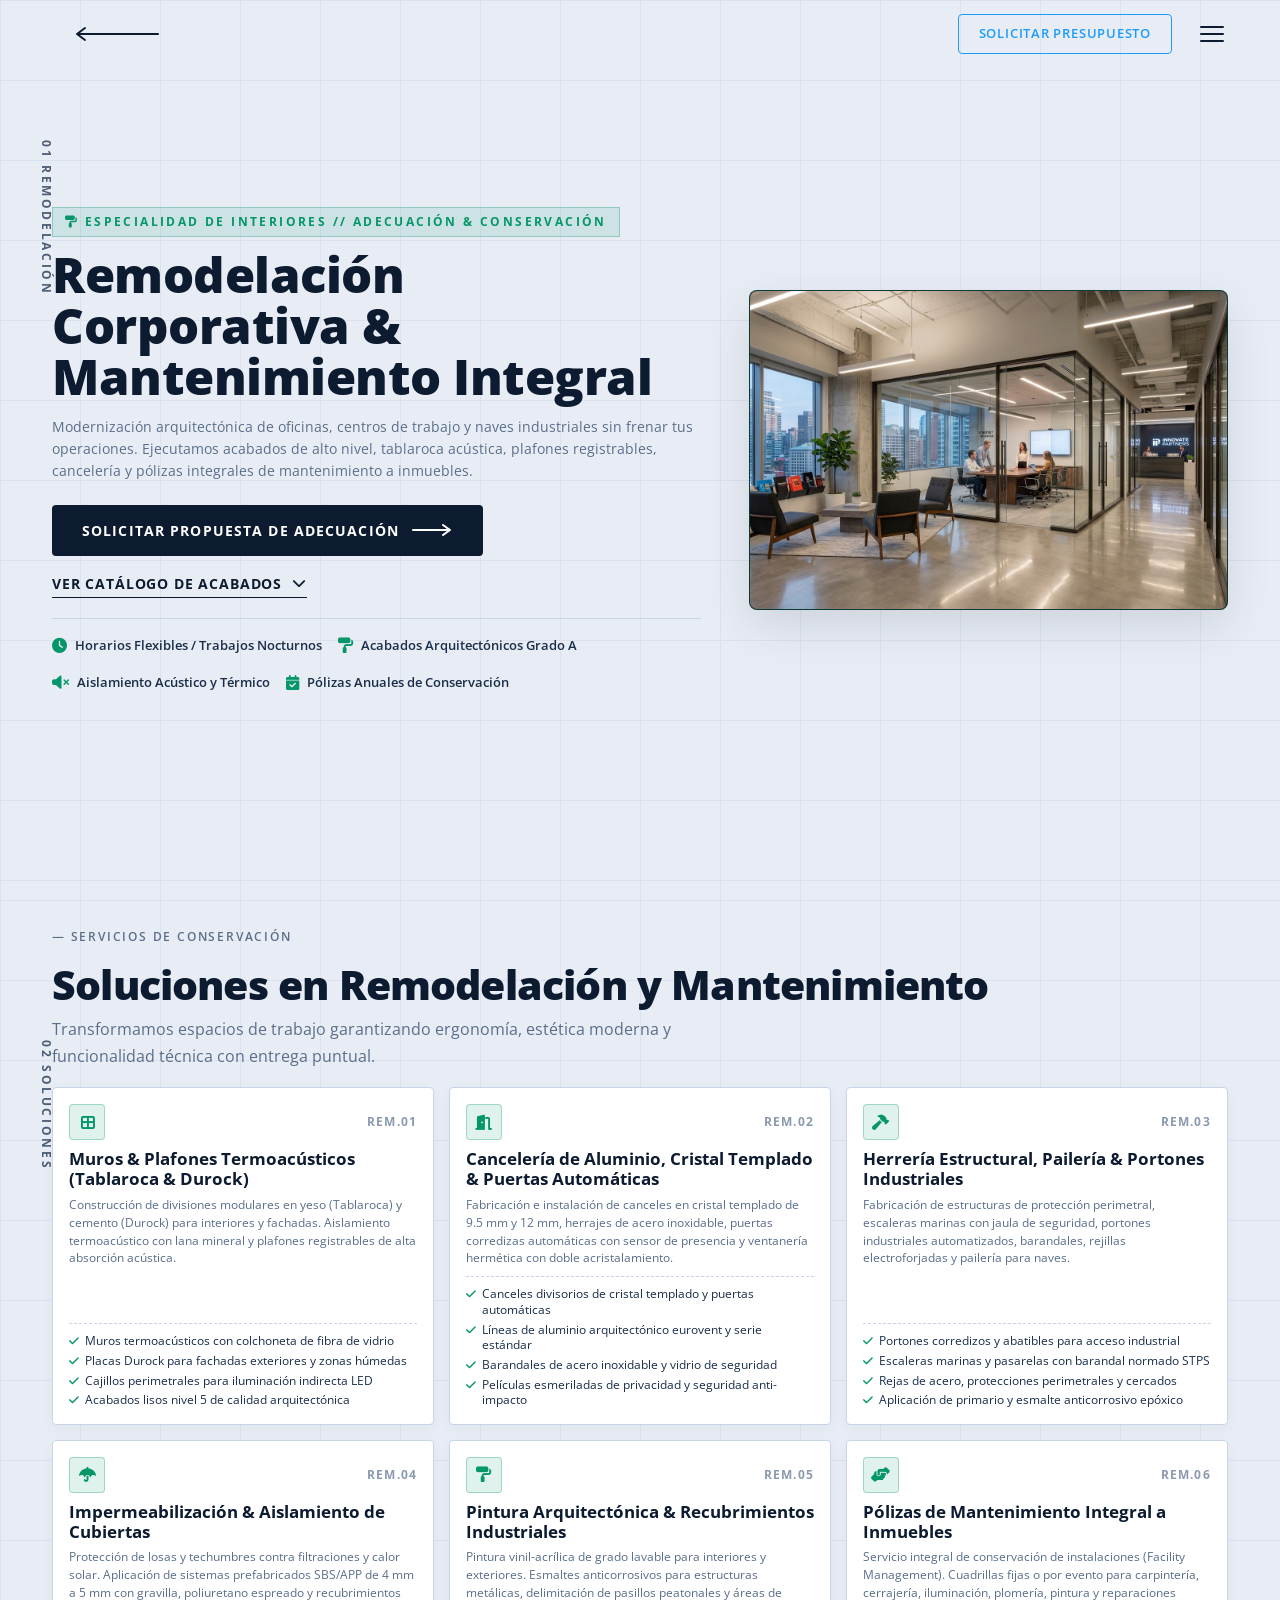
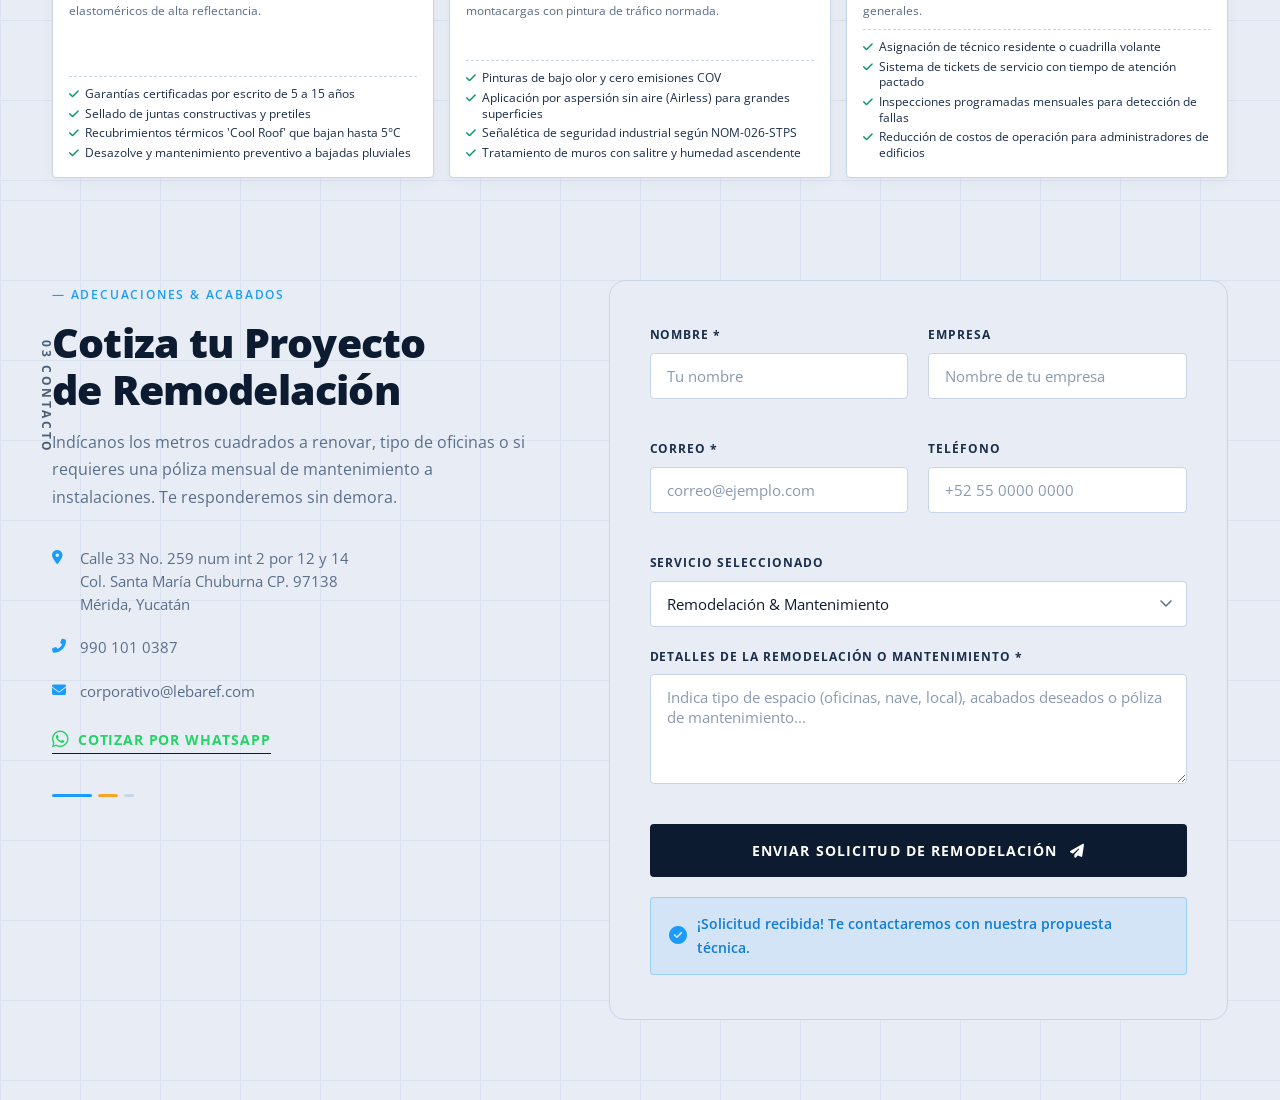
<file: servicio-mantenimiento.html>
﻿<!DOCTYPE html>
<html lang="es" class="html-page-service">
<head>
  <meta charset="UTF-8" />
  <meta name="viewport" content="width=device-width, initial-scale=1.0" />
  <meta name="description" content="Remodelación y Mantenimiento Integral de Inmuebles por LEBAREF – Adecuaciones corporativas, tablaroca, plafones, pintura, impermeabilización y conservación de instalaciones." />
  <title>Remodelación &amp; Mantenimiento | LEBAREF</title>

  <!-- Favicon & Web App Icons -->
  <link rel="icon" type="image/x-icon" href="favicon.ico" />
  <link rel="icon" type="image/png" sizes="32x32" href="favicon-32x32.png" />
  <link rel="icon" type="image/png" sizes="16x16" href="favicon-16x16.png" />
  <link rel="apple-touch-icon" sizes="180x180" href="apple-touch-icon.png" />
  <link rel="manifest" href="site.webmanifest" />
  <meta name="theme-color" content="#0D1B30" />

  <!-- Google Fonts: Open Sans & Roboto -->
  <link rel="preconnect" href="https://fonts.googleapis.com">
  <link rel="preconnect" href="https://fonts.gstatic.com" crossorigin>
  <link href="https://fonts.googleapis.com/css2?family=Open+Sans:ital,wght@0,300..800;1,300..800&family=Roboto:ital,wght@0,100..900;1,100..900&display=swap" rel="stylesheet">

  <!-- Font Awesome -->
  <link rel="stylesheet" href="https://cdnjs.cloudflare.com/ajax/libs/font-awesome/6.5.0/css/all.min.css" />

  <link rel="stylesheet" href="styles.css?v=3.0" />
</head>
<body class="page-service page-service--mantenimiento">

  <!-- NAVBAR -->
  <header class="navbar" id="navbar">
    <div class="navbar__inner">
      <a href="index.html#servicios" class="navbar__back" aria-label="Volver a Especialidades" title="Volver a Especialidades">
        <svg class="navbar__back-arrow" viewBox="0 0 84 16" width="84" height="16" fill="none" xmlns="http://www.w3.org/2000/svg" aria-hidden="true">
          <path d="M83 8H2M2 8L10 2M2 8L10 14" stroke="currentColor" stroke-width="2" stroke-linecap="round" stroke-linejoin="round"/>
        </svg>
      </a>
      <nav class="navbar__nav" id="nav-menu" aria-label="Menú principal">
        <ul class="navbar__list">
          <li><a href="index.html#inicio"     class="navbar__link" data-num="00">Inicio</a></li>
          <li><a href="index.html#servicios"  class="navbar__link active" data-num="01">Servicios</a></li>
          <li><a href="index.html#fortalezas" class="navbar__link" data-num="02">Fortalezas</a></li>
          <li><a href="index.html#clientes"   class="navbar__link" data-num="03">Clientes</a></li>
          <li><a href="#contacto"             class="navbar__link" data-num="04">Contacto</a></li>
        </ul>
      </nav>
      <div class="navbar__right">
        <a href="#contacto" class="navbar__cta-link">Solicitar Presupuesto</a>
        <button class="hamburger" id="hamburger" aria-label="Abrir menú" aria-expanded="false">
          <span class="hamburger__bar"></span>
          <span class="hamburger__bar"></span>
          <span class="hamburger__bar"></span>
        </button>
      </div>
    </div>
  </header>
  <div class="mobile-overlay" id="mobile-overlay" aria-hidden="true"></div>

  <!-- HERO -->
  <section class="service-hero" id="hero" aria-label="Cabecera técnica del servicio">
    <div class="side-tag" aria-hidden="true">01 REMODELACIÓN</div>
    <div class="container">

      <div class="service-hero__grid">
        <div class="service-hero__header">
          <span class="service-hero__tag"><i class="fas fa-paint-roller"></i> Especialidad de Interiores // Adecuación &amp; Conservación</span>
          <h1 class="service-hero__title">Remodelación Corporativa &amp; Mantenimiento Integral</h1>
          <p class="service-hero__desc">
            Modernización arquitectónica de oficinas, centros de trabajo y naves industriales sin frenar tus operaciones. Ejecutamos acabados de alto nivel, tablaroca acústica, plafones registrables, cancelería y pólizas integrales de mantenimiento a inmuebles.
          </p>

          <div class="service-hero__actions">
            <a href="#contacto" class="btn-submit" style="display:inline-flex; width:auto; text-decoration:none; padding:12px 28px;">
              <span class="btn-text">Solicitar Propuesta de Adecuación</span>
              <svg class="btn-arrow-icon" viewBox="0 0 40 12" width="40" height="12" fill="none" xmlns="http://www.w3.org/2000/svg" aria-hidden="true">
                <path d="M1 6H38M31 1L38 6L31 11" stroke="currentColor" stroke-width="2" stroke-linecap="round" stroke-linejoin="round"/>
              </svg>
            </a>
            <a href="#soluciones" class="link-arrow" style="font-weight:700;">
              Ver catálogo de acabados <i class="fas fa-chevron-down"></i>
            </a>
          </div>

          <div class="service-badges" role="list">
            <div class="service-badge" role="listitem"><i class="fas fa-clock"></i><span>Horarios Flexibles / Trabajos Nocturnos</span></div>
            <div class="service-badge" role="listitem"><i class="fas fa-paint-roller"></i><span>Acabados Arquitectónicos Grado A</span></div>
            <div class="service-badge" role="listitem"><i class="fas fa-volume-xmark"></i><span>Aislamiento Acústico y Térmico</span></div>
            <div class="service-badge" role="listitem"><i class="fas fa-calendar-check"></i><span>Pólizas Anuales de Conservación</span></div>
          </div>
        </div>

        <!-- Columna Derecha: Especialidad / Espacio de Imagen -->
        <div class="service-video-card" aria-label="Especialidad Remodelación y Mantenimiento">
          <img
            src="project_remodel_1786409149122.jpg"
            alt="Remodelación y Mantenimiento LEBAREF"
            class="service-video-element"
            loading="lazy"
          />
        </div>
      </div>
    </div>
  </section>

  <!-- SOLUCIONES -->
  <section class="service-solutions" id="soluciones" aria-labelledby="soluciones-title">
    <div class="side-tag" aria-hidden="true">02 SOLUCIONES</div>
    <div class="container">
      <div class="section-top">
        <div>
          <span class="label">— Servicios de Conservación</span>
          <h2 class="h2" id="soluciones-title">Soluciones en Remodelación y Mantenimiento</h2>
          <p style="color:var(--c-text-muted); max-width:700px; margin-top:8px;">
            Transformamos espacios de trabajo garantizando ergonomía, estética moderna y funcionalidad técnica con entrega puntual.
          </p>
        </div>
      </div>

      <div class="solutions-grid">
        <article class="solution-card">
          <div class="solution-card__header">
            <div class="solution-card__icon"><i class="fas fa-border-all"></i></div>
            <span class="solution-card__code">REM.01</span>
          </div>
          <h3 class="solution-card__title">Muros &amp; Plafones Termoacústicos (Tablaroca &amp; Durock)</h3>
          <p class="solution-card__text">
            Construcción de divisiones modulares en yeso (Tablaroca) y cemento (Durock) para interiores y fachadas. Aislamiento termoacústico con lana mineral y plafones registrables de alta absorción acústica.
          </p>
          <ul class="solution-card__features">
            <li><i class="fas fa-check"></i> Muros termoacústicos con colchoneta de fibra de vidrio</li>
            <li><i class="fas fa-check"></i> Placas Durock para fachadas exteriores y zonas húmedas</li>
            <li><i class="fas fa-check"></i> Cajillos perimetrales para iluminación indirecta LED</li>
            <li><i class="fas fa-check"></i> Acabados lisos nivel 5 de calidad arquitectónica</li>
          </ul>
        </article>

        <article class="solution-card">
          <div class="solution-card__header">
            <div class="solution-card__icon"><i class="fas fa-door-open"></i></div>
            <span class="solution-card__code">REM.02</span>
          </div>
          <h3 class="solution-card__title">Cancelería de Aluminio, Cristal Templado &amp; Puertas Automáticas</h3>
          <p class="solution-card__text">
            Fabricación e instalación de canceles en cristal templado de 9.5 mm y 12 mm, herrajes de acero inoxidable, puertas corredizas automáticas con sensor de presencia y ventanería hermética con doble acristalamiento.
          </p>
          <ul class="solution-card__features">
            <li><i class="fas fa-check"></i> Canceles divisorios de cristal templado y puertas automáticas</li>
            <li><i class="fas fa-check"></i> Líneas de aluminio arquitectónico eurovent y serie estándar</li>
            <li><i class="fas fa-check"></i> Barandales de acero inoxidable y vidrio de seguridad</li>
            <li><i class="fas fa-check"></i> Películas esmeriladas de privacidad y seguridad anti-impacto</li>
          </ul>
        </article>

        <article class="solution-card">
          <div class="solution-card__header">
            <div class="solution-card__icon"><i class="fas fa-hammer"></i></div>
            <span class="solution-card__code">REM.03</span>
          </div>
          <h3 class="solution-card__title">Herrería Estructural, Pailería &amp; Portones Industriales</h3>
          <p class="solution-card__text">
            Fabricación de estructuras de protección perimetral, escaleras marinas con jaula de seguridad, portones industriales automatizados, barandales, rejillas electroforjadas y pailería para naves.
          </p>
          <ul class="solution-card__features">
            <li><i class="fas fa-check"></i> Portones corredizos y abatibles para acceso industrial</li>
            <li><i class="fas fa-check"></i> Escaleras marinas y pasarelas con barandal normado STPS</li>
            <li><i class="fas fa-check"></i> Rejas de acero, protecciones perimetrales y cercados</li>
            <li><i class="fas fa-check"></i> Aplicación de primario y esmalte anticorrosivo epóxico</li>
          </ul>
        </article>

        <article class="solution-card">
          <div class="solution-card__header">
            <div class="solution-card__icon"><i class="fas fa-umbrella"></i></div>
            <span class="solution-card__code">REM.04</span>
          </div>
          <h3 class="solution-card__title">Impermeabilización &amp; Aislamiento de Cubiertas</h3>
          <p class="solution-card__text">
            Protección de losas y techumbres contra filtraciones y calor solar. Aplicación de sistemas prefabricados SBS/APP de 4 mm a 5 mm con gravilla, poliuretano espreado y recubrimientos elastoméricos de alta reflectancia.
          </p>
          <ul class="solution-card__features">
            <li><i class="fas fa-check"></i> Garantías certificadas por escrito de 5 a 15 años</li>
            <li><i class="fas fa-check"></i> Sellado de juntas constructivas y pretiles</li>
            <li><i class="fas fa-check"></i> Recubrimientos térmicos 'Cool Roof' que bajan hasta 5°C</li>
            <li><i class="fas fa-check"></i> Desazolve y mantenimiento preventivo a bajadas pluviales</li>
          </ul>
        </article>

        <article class="solution-card">
          <div class="solution-card__header">
            <div class="solution-card__icon"><i class="fas fa-paint-roller"></i></div>
            <span class="solution-card__code">REM.05</span>
          </div>
          <h3 class="solution-card__title">Pintura Arquitectónica &amp; Recubrimientos Industriales</h3>
          <p class="solution-card__text">
            Pintura vinil-acrílica de grado lavable para interiores y exteriores. Esmaltes anticorrosivos para estructuras metálicas, delimitación de pasillos peatonales y áreas de montacargas con pintura de tráfico normada.
          </p>
          <ul class="solution-card__features">
            <li><i class="fas fa-check"></i> Pinturas de bajo olor y cero emisiones COV</li>
            <li><i class="fas fa-check"></i> Aplicación por aspersión sin aire (Airless) para grandes superficies</li>
            <li><i class="fas fa-check"></i> Señalética de seguridad industrial según NOM-026-STPS</li>
            <li><i class="fas fa-check"></i> Tratamiento de muros con salitre y humedad ascendente</li>
          </ul>
        </article>

        <article class="solution-card">
          <div class="solution-card__header">
            <div class="solution-card__icon"><i class="fas fa-handshake-angle"></i></div>
            <span class="solution-card__code">REM.06</span>
          </div>
          <h3 class="solution-card__title">Pólizas de Mantenimiento Integral a Inmuebles</h3>
          <p class="solution-card__text">
            Servicio integral de conservación de instalaciones (Facility Management). Cuadrillas fijas o por evento para carpintería, cerrajería, iluminación, plomería, pintura y reparaciones generales.
          </p>
          <ul class="solution-card__features">
            <li><i class="fas fa-check"></i> Asignación de técnico residente o cuadrilla volante</li>
            <li><i class="fas fa-check"></i> Sistema de tickets de servicio con tiempo de atención pactado</li>
            <li><i class="fas fa-check"></i> Inspecciones programadas mensuales para detección de fallas</li>
            <li><i class="fas fa-check"></i> Reducción de costos de operación para administradores de edificios</li>
          </ul>
        </article>
      </div>
    </div>
  </section>

  <!-- CONTACTO -->
  <section class="contact" id="contacto" aria-labelledby="contact-title">
    <div class="side-tag" aria-hidden="true">03 CONTACTO</div>
    <div class="contact__blueprint-bg" aria-hidden="true"></div>
    <div class="container">
      <div class="contact__grid">
        <div class="contact__info">
          <span class="label label--blue">— Adecuaciones &amp; Acabados</span>
          <h2 class="h2" id="contact-title">Cotiza tu Proyecto<br/>de Remodelación</h2>
          <p class="contact__desc">
            Indícanos los metros cuadrados a renovar, tipo de oficinas o si requieres una póliza mensual de mantenimiento a instalaciones. Te responderemos sin demora.
          </p>
          <ul class="contact__list" aria-label="Información de contacto">
            <li class="contact__item"><i class="fas fa-map-marker-alt"></i><span>Calle 33 No. 259 num int 2 por 12 y 14<br/>Col. Santa María Chuburna CP. 97138<br/>Mérida, Yucatán</span></li>
            <li class="contact__item"><i class="fas fa-phone-alt"></i><a href="tel:+529901010387">990 101 0387</a></li>
            <li class="contact__item"><i class="fas fa-envelope"></i><a href="mailto:corporativo@lebaref.com">corporativo@lebaref.com</a></li>
          </ul>
          <div style="margin-top:24px;">
            <a href="https://wa.me/529901010387?text=Hola%2C%20me%20gustar%C3%ADa%20cotizar%20un%20proyecto%20de%20Remodelaci%C3%B3n%20y%20Mantenimiento%20con%20LEBAREF" target="_blank" rel="noopener" class="link-arrow" style="display:inline-flex; align-items:center; gap:8px; font-weight:700; color:#25D366;">
              <i class="fab fa-whatsapp" style="font-size:1.2rem;"></i> Cotizar por WhatsApp
            </a>
          </div>
          <div class="contact__accent-bar" aria-hidden="true"><span></span><span></span><span></span></div>
        </div>

        <form class="contact__form" id="contact-form" novalidate aria-label="Formulario de cotización de remodelación">
          <div class="form-row">
            <div class="form-group">
              <label for="nombre" class="form-label">Nombre *</label>
              <input type="text" id="nombre" name="nombre" class="form-input" placeholder="Tu nombre" required />
              <span class="form-error" role="alert" aria-live="polite"></span>
            </div>
            <div class="form-group">
              <label for="empresa" class="form-label">Empresa</label>
              <input type="text" id="empresa" name="empresa" class="form-input" placeholder="Nombre de tu empresa" />
            </div>
          </div>
          <div class="form-row">
            <div class="form-group">
              <label for="email" class="form-label">Correo *</label>
              <input type="email" id="email" name="email" class="form-input" placeholder="correo@ejemplo.com" required />
              <span class="form-error" role="alert" aria-live="polite"></span>
            </div>
            <div class="form-group">
              <label for="telefono" class="form-label">Teléfono</label>
              <input type="tel" id="telefono" name="telefono" class="form-input" placeholder="+52 55 0000 0000" />
            </div>
          </div>
          <div class="form-group">
            <label for="servicio" class="form-label">Servicio Seleccionado</label>
            <select id="servicio" name="servicio" class="form-input form-select" required>
              <option value="remodelacion" selected>Remodelación &amp; Mantenimiento</option>
              <option value="hvac">Aire Acondicionado HVAC</option>
              <option value="electricidad">Electricidad Baja y Media Tensión</option>
              <option value="hidrosanitarias">Instalaciones Hidrosanitarias</option>
              <option value="ti">Tecnologías de la Información (TI)</option>
              <option value="ingenieria">Ingeniería y Obra Civil</option>
            </select>
          </div>
          <div class="form-group">
            <label for="mensaje" class="form-label">Detalles de la Remodelación o Mantenimiento *</label>
            <textarea id="mensaje" name="mensaje" class="form-input form-textarea" placeholder="Indica tipo de espacio (oficinas, nave, local), acabados deseados o póliza de mantenimiento..." required rows="4"></textarea>
            <span class="form-error" role="alert" aria-live="polite"></span>
          </div>
          <button type="submit" class="btn-submit" id="submit-btn">
            <span class="btn-text">Enviar Solicitud de Remodelación</span>
            <i class="fas fa-paper-plane"></i>
          </button>
          <div class="form-success" id="form-success" role="alert" aria-live="polite" hidden>
            <i class="fas fa-check-circle"></i>
            ¡Solicitud recibida! Te contactaremos con nuestra propuesta técnica.
          </div>
        </form>
      </div>
    </div>
  </section>

  <a href="https://wa.me/529901010387" class="whatsapp-fab" aria-label="WhatsApp" target="_blank" rel="noopener"><i class="fab fa-whatsapp"></i></a>
  <button class="back-to-top" id="back-to-top" aria-label="Volver arriba" hidden><i class="fas fa-chevron-up"></i></button>

  <script src="main.js?v=3.0"></script>
</body>
</html>
</file>
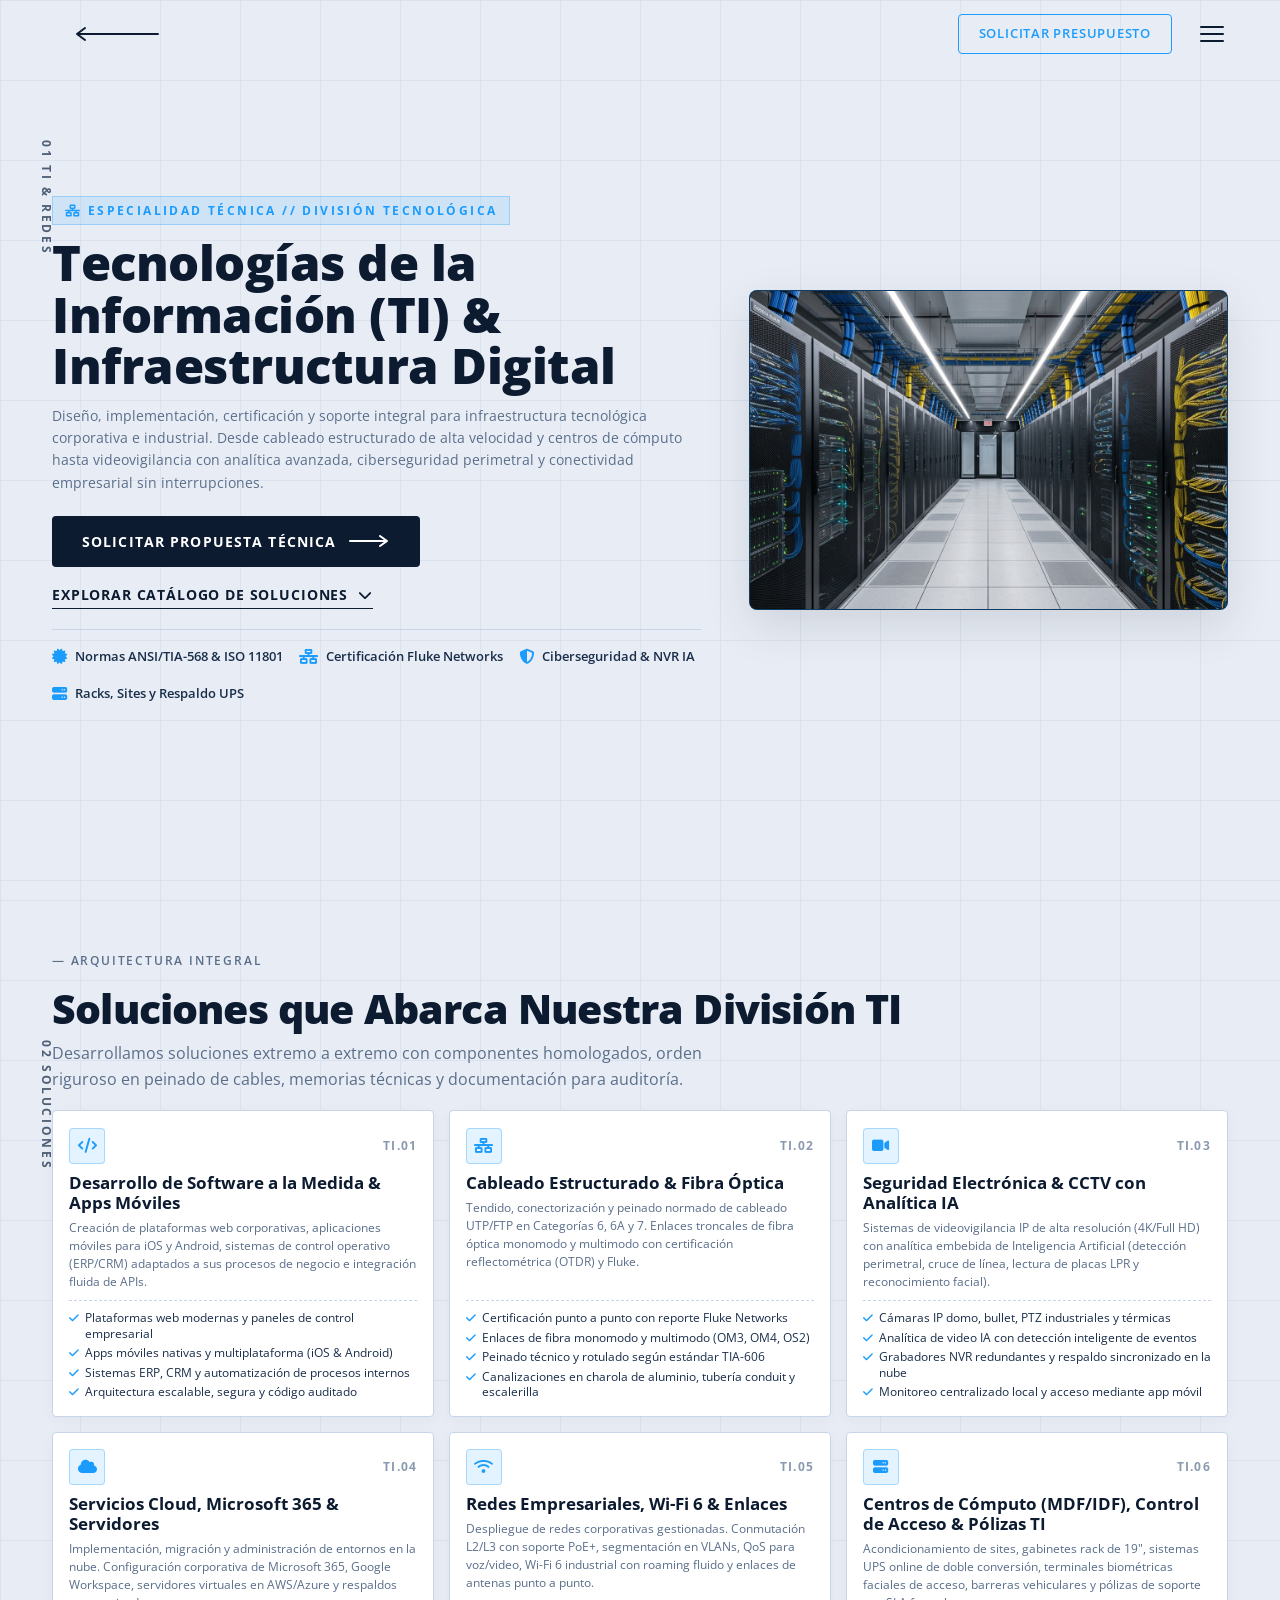
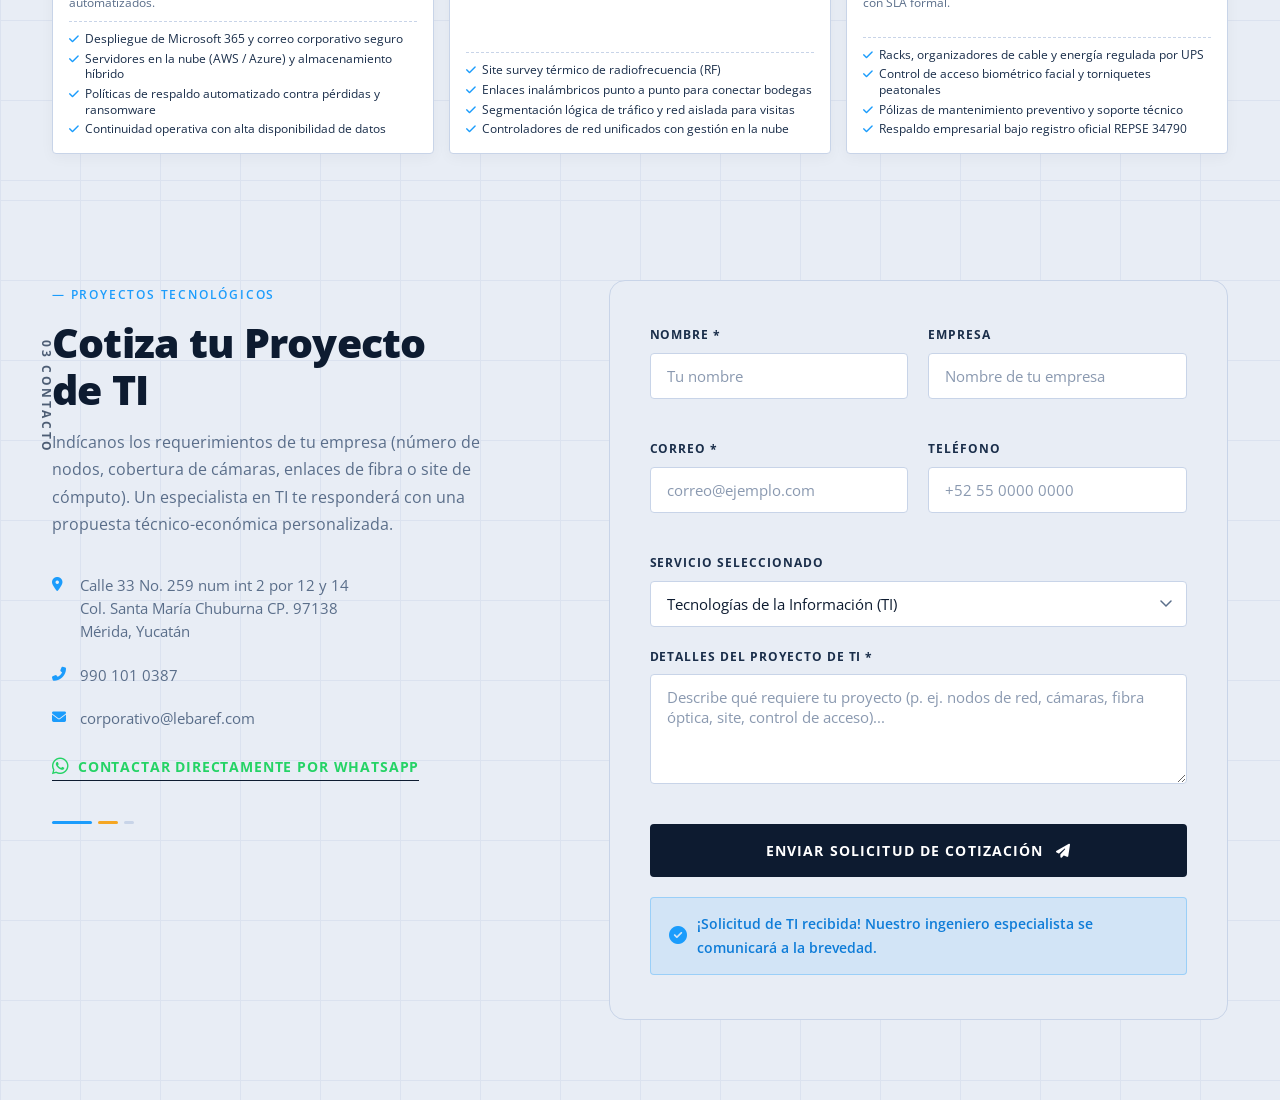
<file: servicio-ti.html>
﻿<!DOCTYPE html>
<html lang="es" class="html-page-service">
<head>
  <meta charset="UTF-8" />
  <meta name="viewport" content="width=device-width, initial-scale=1.0" />
  <meta name="description" content="Tecnologías de la Información (TI) por LEBAREF – Infraestructura de red, cableado estructurado, fibra óptica, CCTV, control de acceso, cuartos de telecomunicaciones y ciberseguridad." />
  <title>Tecnologías de la Información (TI) | LEBAREF</title>

  <!-- Favicon & Web App Icons -->
  <link rel="icon" type="image/x-icon" href="favicon.ico" />
  <link rel="icon" type="image/png" sizes="32x32" href="favicon-32x32.png" />
  <link rel="icon" type="image/png" sizes="16x16" href="favicon-16x16.png" />
  <link rel="apple-touch-icon" sizes="180x180" href="apple-touch-icon.png" />
  <link rel="manifest" href="site.webmanifest" />
  <meta name="theme-color" content="#0D1B30" />

  <!-- Google Fonts: Open Sans & Roboto -->
  <link rel="preconnect" href="https://fonts.googleapis.com">
  <link rel="preconnect" href="https://fonts.gstatic.com" crossorigin>
  <link href="https://fonts.googleapis.com/css2?family=Open+Sans:ital,wght@0,300..800;1,300..800&family=Roboto:ital,wght@0,100..900;1,100..900&display=swap" rel="stylesheet">

  <!-- Font Awesome -->
  <link rel="stylesheet" href="https://cdnjs.cloudflare.com/ajax/libs/font-awesome/6.5.0/css/all.min.css" />

  <link rel="stylesheet" href="styles.css?v=3.0" />
</head>
<body class="page-service page-service--ti">

  <!-- ======================================================
       NAVBAR – minimal transparent
  ====================================================== -->
  <header class="navbar" id="navbar">
    <div class="navbar__inner">
      <a href="index.html#servicios" class="navbar__back" aria-label="Volver a Especialidades" title="Volver a Especialidades">
        <svg class="navbar__back-arrow" viewBox="0 0 84 16" width="84" height="16" fill="none" xmlns="http://www.w3.org/2000/svg" aria-hidden="true">
          <path d="M83 8H2M2 8L10 2M2 8L10 14" stroke="currentColor" stroke-width="2" stroke-linecap="round" stroke-linejoin="round"/>
        </svg>
      </a>

      <!-- Desktop Nav -->
      <nav class="navbar__nav" id="nav-menu" aria-label="Menú principal">
        <ul class="navbar__list">
          <li><a href="index.html#inicio"     class="navbar__link" data-num="00">Inicio</a></li>
          <li><a href="index.html#servicios"  class="navbar__link active" data-num="01">Servicios</a></li>
          <li><a href="index.html#fortalezas" class="navbar__link" data-num="02">Fortalezas</a></li>
          <li><a href="index.html#clientes"   class="navbar__link" data-num="03">Clientes</a></li>
          <li><a href="#contacto"             class="navbar__link" data-num="04">Contacto</a></li>
        </ul>
      </nav>

      <!-- Right area -->
      <div class="navbar__right">
        <a href="#contacto" class="navbar__cta-link">Solicitar Presupuesto</a>
        <button class="hamburger" id="hamburger" aria-label="Abrir menú" aria-expanded="false">
          <span class="hamburger__bar"></span>
          <span class="hamburger__bar"></span>
          <span class="hamburger__bar"></span>
        </button>
      </div>

    </div>
  </header>

  <!-- Mobile Overlay -->
  <div class="mobile-overlay" id="mobile-overlay" aria-hidden="true"></div>


  <!-- ======================================================
       HERO – Blueprint Technical Header
  ====================================================== -->
  <section class="service-hero" id="hero" aria-label="Cabecera técnica del servicio">
    <div class="side-tag" aria-hidden="true">01 TI &amp; REDES</div>
    <div class="container">

      <div class="service-hero__grid">
        <div class="service-hero__header">
          <span class="service-hero__tag"><i class="fas fa-network-wired"></i> Especialidad Técnica // División Tecnológica</span>
          <h1 class="service-hero__title">Tecnologías de la Información (TI) &amp; Infraestructura Digital</h1>
          <p class="service-hero__desc">
            Diseño, implementación, certificación y soporte integral para infraestructura tecnológica corporativa e industrial. Desde cableado estructurado de alta velocidad y centros de cómputo hasta videovigilancia con analítica avanzada, ciberseguridad perimetral y conectividad empresarial sin interrupciones.
          </p>

          <div class="service-hero__actions">
            <a href="#contacto" class="btn-submit" style="display:inline-flex; width:auto; text-decoration:none; padding:12px 28px;">
              <span class="btn-text">Solicitar Propuesta Técnica</span>
              <svg class="btn-arrow-icon" viewBox="0 0 40 12" width="40" height="12" fill="none" xmlns="http://www.w3.org/2000/svg" aria-hidden="true">
                <path d="M1 6H38M31 1L38 6L31 11" stroke="currentColor" stroke-width="2" stroke-linecap="round" stroke-linejoin="round"/>
              </svg>
            </a>
            <a href="#soluciones" class="link-arrow" style="font-weight:700;">
              Explorar catálogo de soluciones <i class="fas fa-chevron-down"></i>
            </a>
          </div>

          <div class="service-badges" role="list">
            <div class="service-badge" role="listitem"><i class="fas fa-certificate"></i><span>Normas ANSI/TIA-568 &amp; ISO 11801</span></div>
            <div class="service-badge" role="listitem"><i class="fas fa-network-wired"></i><span>Certificación Fluke Networks</span></div>
            <div class="service-badge" role="listitem"><i class="fas fa-shield-alt"></i><span>Ciberseguridad &amp; NVR IA</span></div>
            <div class="service-badge" role="listitem"><i class="fas fa-server"></i><span>Racks, Sites y Respaldo UPS</span></div>
          </div>
        </div>

        <!-- Columna Derecha: Especialidad / Espacio de Imagen -->
        <div class="service-video-card" aria-label="Especialidad Tecnologías de la Información TI">
          <img
            src="project_ti.jpg"
            alt="Tecnologías de la Información TI LEBAREF"
            class="service-video-element"
            loading="lazy"
          />
        </div>
      </div>

    </div>
  </section>


  <!-- ======================================================
       SOLUCIONES TI INTEGRALES
  ====================================================== -->
  <section class="service-solutions" id="soluciones" aria-labelledby="soluciones-title">
    <div class="side-tag" aria-hidden="true">02 SOLUCIONES</div>
    <div class="container">
      <div class="section-top">
        <div>
          <span class="label">— Arquitectura Integral</span>
          <h2 class="h2" id="soluciones-title">Soluciones que Abarca Nuestra División TI</h2>
          <p style="color:var(--c-text-muted); max-width:700px; margin-top:8px;">
            Desarrollamos soluciones extremo a extremo con componentes homologados, orden riguroso en peinado de cables, memorias técnicas y documentación para auditoría.
          </p>
        </div>
      </div>

      <div class="solutions-grid">

        <!-- 1. Desarrollo de Software a la Medida -->
        <article class="solution-card">
          <div class="solution-card__header">
            <div class="solution-card__icon"><i class="fas fa-code"></i></div>
            <span class="solution-card__code">TI.01</span>
          </div>
          <h3 class="solution-card__title">Desarrollo de Software a la Medida &amp; Apps Móviles</h3>
          <p class="solution-card__text">
            Creación de plataformas web corporativas, aplicaciones móviles para iOS y Android, sistemas de control operativo (ERP/CRM) adaptados a sus procesos de negocio e integración fluida de APIs.
          </p>
          <ul class="solution-card__features">
            <li><i class="fas fa-check"></i> Plataformas web modernas y paneles de control empresarial</li>
            <li><i class="fas fa-check"></i> Apps móviles nativas y multiplataforma (iOS &amp; Android)</li>
            <li><i class="fas fa-check"></i> Sistemas ERP, CRM y automatización de procesos internos</li>
            <li><i class="fas fa-check"></i> Arquitectura escalable, segura y código auditado</li>
          </ul>
        </article>

        <!-- 2. Cableado & Fibra -->
        <article class="solution-card">
          <div class="solution-card__header">
            <div class="solution-card__icon"><i class="fas fa-network-wired"></i></div>
            <span class="solution-card__code">TI.02</span>
          </div>
          <h3 class="solution-card__title">Cableado Estructurado &amp; Fibra Óptica</h3>
          <p class="solution-card__text">
            Tendido, conectorización y peinado normado de cableado UTP/FTP en Categorías 6, 6A y 7. Enlaces troncales de fibra óptica monomodo y multimodo con certificación reflectométrica (OTDR) y Fluke.
          </p>
          <ul class="solution-card__features">
            <li><i class="fas fa-check"></i> Certificación punto a punto con reporte Fluke Networks</li>
            <li><i class="fas fa-check"></i> Enlaces de fibra monomodo y multimodo (OM3, OM4, OS2)</li>
            <li><i class="fas fa-check"></i> Peinado técnico y rotulado según estándar TIA-606</li>
            <li><i class="fas fa-check"></i> Canalizaciones en charola de aluminio, tubería conduit y escalerilla</li>
          </ul>
        </article>

        <!-- 3. Videovigilancia CCTV Inteligente -->
        <article class="solution-card">
          <div class="solution-card__header">
            <div class="solution-card__icon"><i class="fas fa-video"></i></div>
            <span class="solution-card__code">TI.03</span>
          </div>
          <h3 class="solution-card__title">Seguridad Electrónica &amp; CCTV con Analítica IA</h3>
          <p class="solution-card__text">
            Sistemas de videovigilancia IP de alta resolución (4K/Full HD) con analítica embebida de Inteligencia Artificial (detección perimetral, cruce de línea, lectura de placas LPR y reconocimiento facial).
          </p>
          <ul class="solution-card__features">
            <li><i class="fas fa-check"></i> Cámaras IP domo, bullet, PTZ industriales y térmicas</li>
            <li><i class="fas fa-check"></i> Analítica de video IA con detección inteligente de eventos</li>
            <li><i class="fas fa-check"></i> Grabadores NVR redundantes y respaldo sincronizado en la nube</li>
            <li><i class="fas fa-check"></i> Monitoreo centralizado local y acceso mediante app móvil</li>
          </ul>
        </article>

        <!-- 4. Servicios Cloud & Microsoft 365 -->
        <article class="solution-card">
          <div class="solution-card__header">
            <div class="solution-card__icon"><i class="fas fa-cloud"></i></div>
            <span class="solution-card__code">TI.04</span>
          </div>
          <h3 class="solution-card__title">Servicios Cloud, Microsoft 365 &amp; Servidores</h3>
          <p class="solution-card__text">
            Implementación, migración y administración de entornos en la nube. Configuración corporativa de Microsoft 365, Google Workspace, servidores virtuales en AWS/Azure y respaldos automatizados.
          </p>
          <ul class="solution-card__features">
            <li><i class="fas fa-check"></i> Despliegue de Microsoft 365 y correo corporativo seguro</li>
            <li><i class="fas fa-check"></i> Servidores en la nube (AWS / Azure) y almacenamiento híbrido</li>
            <li><i class="fas fa-check"></i> Políticas de respaldo automatizado contra pérdidas y ransomware</li>
            <li><i class="fas fa-check"></i> Continuidad operativa con alta disponibilidad de datos</li>
          </ul>
        </article>

        <!-- 5. Conectividad & Redes Wi-Fi 6 -->
        <article class="solution-card">
          <div class="solution-card__header">
            <div class="solution-card__icon"><i class="fas fa-wifi"></i></div>
            <span class="solution-card__code">TI.05</span>
          </div>
          <h3 class="solution-card__title">Redes Empresariales, Wi-Fi 6 &amp; Enlaces</h3>
          <p class="solution-card__text">
            Despliegue de redes corporativas gestionadas. Conmutación L2/L3 con soporte PoE+, segmentación en VLANs, QoS para voz/video, Wi-Fi 6 industrial con roaming fluido y enlaces de antenas punto a punto.
          </p>
          <ul class="solution-card__features">
            <li><i class="fas fa-check"></i> Site survey térmico de radiofrecuencia (RF)</li>
            <li><i class="fas fa-check"></i> Enlaces inalámbricos punto a punto para conectar bodegas</li>
            <li><i class="fas fa-check"></i> Segmentación lógica de tráfico y red aislada para visitas</li>
            <li><i class="fas fa-check"></i> Controladores de red unificados con gestión en la nube</li>
          </ul>
        </article>

        <!-- 6. Centros de Cómputo, Control de Acceso & Soporte -->
        <article class="solution-card">
          <div class="solution-card__header">
            <div class="solution-card__icon"><i class="fas fa-server"></i></div>
            <span class="solution-card__code">TI.06</span>
          </div>
          <h3 class="solution-card__title">Centros de Cómputo (MDF/IDF), Control de Acceso &amp; Pólizas TI</h3>
          <p class="solution-card__text">
            Acondicionamiento de sites, gabinetes rack de 19", sistemas UPS online de doble conversión, terminales biométricas faciales de acceso, barreras vehiculares y pólizas de soporte con SLA formal.
          </p>
          <ul class="solution-card__features">
            <li><i class="fas fa-check"></i> Racks, organizadores de cable y energía regulada por UPS</li>
            <li><i class="fas fa-check"></i> Control de acceso biométrico facial y torniquetes peatonales</li>
            <li><i class="fas fa-check"></i> Pólizas de mantenimiento preventivo y soporte técnico</li>
            <li><i class="fas fa-check"></i> Respaldo empresarial bajo registro oficial REPSE 34790</li>
          </ul>
        </article>

      </div>
    </div>
  </section>


  <!-- ======================================================
       CONTACTO & COTIZACIÓN DIRECTA
  ====================================================== -->
  <section class="contact" id="contacto" aria-labelledby="contact-title">
    <div class="side-tag" aria-hidden="true">03 CONTACTO</div>
    <div class="contact__blueprint-bg" aria-hidden="true"></div>
    <div class="container">

      <div class="contact__grid">

        <!-- Info side -->
        <div class="contact__info">
          <span class="label label--blue">— Proyectos Tecnológicos</span>
          <h2 class="h2" id="contact-title">Cotiza tu Proyecto<br/>de TI</h2>
          <p class="contact__desc">
            Indícanos los requerimientos de tu empresa (número de nodos, cobertura de cámaras, enlaces de fibra o site de cómputo). Un especialista en TI te responderá con una propuesta técnico-económica personalizada.
          </p>

          <ul class="contact__list" aria-label="Información de contacto">
            <li class="contact__item">
              <i class="fas fa-map-marker-alt"></i>
              <span>Calle 33 No. 259 num int 2 por 12 y 14<br/>Col. Santa María Chuburna CP. 97138<br/>Mérida, Yucatán</span>
            </li>
            <li class="contact__item">
              <i class="fas fa-phone-alt"></i>
              <a href="tel:+529901010387">990 101 0387</a>
            </li>
            <li class="contact__item">
              <i class="fas fa-envelope"></i>
              <a href="mailto:corporativo@lebaref.com">corporativo@lebaref.com</a>
            </li>
          </ul>

          <div style="margin-top:24px;">
            <a href="https://wa.me/529901010387?text=Hola%2C%20me%20gustar%C3%ADa%20cotizar%20un%20proyecto%20de%20Tecnolog%C3%ADas%20de%20la%20Informaci%C3%B3n%20(TI)%20con%20LEBAREF" target="_blank" rel="noopener" class="link-arrow" style="display:inline-flex; align-items:center; gap:8px; font-weight:700; color:#25D366;">
              <i class="fab fa-whatsapp" style="font-size:1.2rem;"></i> Contactar directamente por WhatsApp
            </a>
          </div>

          <div class="contact__accent-bar" aria-hidden="true">
            <span></span><span></span><span></span>
          </div>
        </div>

        <!-- Form -->
        <form class="contact__form" id="contact-form" novalidate aria-label="Formulario de cotización de TI">
          <div class="form-row">
            <div class="form-group">
              <label for="nombre" class="form-label">Nombre *</label>
              <input type="text" id="nombre" name="nombre" class="form-input" placeholder="Tu nombre" required />
              <span class="form-error" role="alert" aria-live="polite"></span>
            </div>
            <div class="form-group">
              <label for="empresa" class="form-label">Empresa</label>
              <input type="text" id="empresa" name="empresa" class="form-input" placeholder="Nombre de tu empresa" />
            </div>
          </div>
          <div class="form-row">
            <div class="form-group">
              <label for="email" class="form-label">Correo *</label>
              <input type="email" id="email" name="email" class="form-input" placeholder="correo@ejemplo.com" required />
              <span class="form-error" role="alert" aria-live="polite"></span>
            </div>
            <div class="form-group">
              <label for="telefono" class="form-label">Teléfono</label>
              <input type="tel" id="telefono" name="telefono" class="form-input" placeholder="+52 55 0000 0000" />
            </div>
          </div>
          <div class="form-group">
            <label for="servicio" class="form-label">Servicio Seleccionado</label>
            <select id="servicio" name="servicio" class="form-input form-select" required>
              <option value="ti" selected>Tecnologías de la Información (TI)</option>
              <option value="hvac">Aire Acondicionado HVAC</option>
              <option value="electricidad">Electricidad Baja y Media Tensión</option>
              <option value="hidrosanitarias">Instalaciones Hidrosanitarias</option>
              <option value="ingenieria">Ingeniería y Obra Civil</option>
              <option value="remodelacion">Remodelación &amp; Mantenimiento</option>
            </select>
          </div>
          <div class="form-group">
            <label for="mensaje" class="form-label">Detalles del Proyecto de TI *</label>
            <textarea id="mensaje" name="mensaje" class="form-input form-textarea" placeholder="Describe qué requiere tu proyecto (p. ej. nodos de red, cámaras, fibra óptica, site, control de acceso)..." required rows="4"></textarea>
            <span class="form-error" role="alert" aria-live="polite"></span>
          </div>
          <button type="submit" class="btn-submit" id="submit-btn">
            <span class="btn-text">Enviar Solicitud de Cotización</span>
            <i class="fas fa-paper-plane"></i>
          </button>
          <div class="form-success" id="form-success" role="alert" aria-live="polite" hidden>
            <i class="fas fa-check-circle"></i>
            ¡Solicitud de TI recibida! Nuestro ingeniero especialista se comunicará a la brevedad.
          </div>
        </form>

      </div>
    </div>
  </section>


  <!-- WhatsApp FAB -->
  <a href="https://wa.me/529901010387" class="whatsapp-fab" aria-label="WhatsApp" target="_blank" rel="noopener">
    <i class="fab fa-whatsapp"></i>
  </a>

  <!-- Back to top -->
  <button class="back-to-top" id="back-to-top" aria-label="Volver arriba" hidden>
    <i class="fas fa-chevron-up"></i>
  </button>

  <script src="main.js?v=3.0"></script>
</body>
</html>
</file>
<file: styles.css>
/* ============================================================
   LEBAREF – Blueprint Design System
   Inspirado en: Project Group (minimal, engineering, blueprint)

   Índice:
   1.  Variables / Design Tokens
   2.  Reset & Base
   3.  Tipografía
   4.  Layout & Container
   5.  Navbar
   6.  Hero – Blueprint full screen
   7.  Social Bar (floating vertical)
   8.  Scroll Indicator
   9.  About / Nosotros
   10. Estadísticas
   11. Servicios
   12. Proyectos / Carrusel
   13. Contacto
   14. Footer
   15. FAB & Back-to-top
   16. Animaciones
   17. Media Queries
============================================================ */


@import url('https://fonts.googleapis.com/css2?family=Open+Sans:ital,wght@0,300..800;1,300..800&family=Roboto:ital,wght@0,100..900;1,100..900&display=swap');

/* ============================================================
   1. VARIABLES / DESIGN TOKENS
============================================================ */
:root {
  /* Paleta – inspirada en imagen de referencia */
  --c-blueprint:   #E8EDF5;   /* Fondo tipo plano técnico */
  --c-blueprint-2: #DDE4F0;   /* Fondo alternativo más profundo */
  --c-grid-line:   #C8D4E8;   /* Líneas de cuadrícula blueprint */
  --c-navy:        #0D1B30;   /* Texto principal, navbar */
  --c-navy-mid:    #1A2E4A;   /* Subtítulos, elementos secundarios */
  --c-blue:        #1B9CFC;   /* Acento azul cielo (tuberías/estructuras) */
  --c-blue-dark:   #0E7CD8;   /* Hover del azul */
  --c-blue-light:  #5BBCFF;   /* Azul claro / resaltados */
  --c-blue-pale:   rgba(27,156,252,0.10);
  --c-gold:        #F5A623;   /* Amarillo dorado (tuberías industriales) */
  --c-gold-dark:   #D48A0F;
  --c-white:       #FFFFFF;
  --c-gray-100:    #F7F9FC;
  --c-gray-200:    #EDF1F8;
  --c-gray-500:    #8A99B0;
  --c-gray-700:    #3D4F6B;
  --c-text:        #0D1B30;
  --c-text-muted:  #5A6E8A;

  /* Tipografía Oficial: Open Sans & Roboto */
  --font:          'Open Sans', 'Roboto', -apple-system, BlinkMacSystemFont, 'Segoe UI', Helvetica, Arial, sans-serif;
  --font-cond:     'Open Sans', 'Roboto', -apple-system, BlinkMacSystemFont, 'Segoe UI', Helvetica, Arial, sans-serif;
  --font-open-sans: 'Open Sans', sans-serif;
  --font-roboto:   'Roboto', sans-serif;

  /* Espaciado de secciones */
  --section-py:    110px;
  --section-py-sm: 70px;

  /* Navbar */
  --nav-h: 68px;

  /* Radios */
  --r-sm:  4px;
  --r-md:  8px;
  --r-lg:  16px;

  /* Sombras */
  --shadow-sm: 0 2px 12px rgba(13,27,48,0.08);
  --shadow-md: 0 8px 32px rgba(13,27,48,0.12);
  --shadow-lg: 0 20px 60px rgba(13,27,48,0.16);
  --shadow-blue: 0 6px 24px rgba(27,156,252,0.30);

  /* Transiciones */
  --t-fast: 0.15s ease;
  --t-base: 0.25s ease;
  --t-slow: 0.45s cubic-bezier(0.4,0,0.2,1);
}


/* ============================================================
   2. RESET & BASE
============================================================ */
*, *::before, *::after { box-sizing: border-box; margin: 0; padding: 0; }

html {
  scroll-behavior: smooth;
  font-size: 16px;
  overflow-x: hidden;
  scrollbar-color: rgba(27, 156, 252, 0.45) var(--c-blueprint);
  scrollbar-width: thin;
}

/* Barra de desplazamiento estilo Blueprint Corporativo */
::-webkit-scrollbar {
  width: 6px;
  height: 6px;
}
::-webkit-scrollbar-track {
  background: var(--c-blueprint);
}
::-webkit-scrollbar-thumb {
  background: rgba(27, 156, 252, 0.45);
  border-radius: 4px;
}
::-webkit-scrollbar-thumb:hover {
  background: var(--c-blue);
}

/* Scroll snap estilo presentación full-page: obligatorio en desktop, proximidad magnética en móviles */
@media (min-width: 1025px) and (min-height: 720px) {
  html {
    scroll-snap-type: y mandatory;
    scroll-padding-top: 0;
  }
}
@media (max-width: 1024px) {
  html {
    scroll-snap-type: y proximity;
    scroll-padding-top: 0;
  }
}

body {
  font-family: var(--font);
  font-optical-sizing: auto;
  font-variation-settings: "wdth" 100;
  color: var(--c-text);
  background: var(--c-blueprint);
  line-height: 1.65;
  -webkit-font-smoothing: antialiased;
  overflow-x: hidden;
}

img    { display: block; max-width: 100%; height: auto; }
a      { text-decoration: none; color: inherit; }
ul, ol { list-style: none; }
button { cursor: pointer; border: none; background: none; font-family: inherit; }
input, select, textarea { font-family: inherit; }

:focus-visible {
  outline: 2px solid var(--c-blue);
  outline-offset: 3px;
  border-radius: var(--r-sm);
}


/* ============================================================
   3. TIPOGRAFÍA GLOBAL (Open Sans & Roboto Variable)
============================================================ */
.open-sans-variable,
[class*="open-sans-"] {
  font-family: "Open Sans", sans-serif;
  font-optical-sizing: auto;
  font-style: normal;
  font-variation-settings: "wdth" 100;
}

.roboto-variable,
[class*="roboto-"] {
  font-family: "Roboto", sans-serif;
  font-optical-sizing: auto;
  font-style: normal;
  font-variation-settings: "wdth" 100;
}

.h2 {
  font-family: var(--font);
  font-size: clamp(1.85rem, 3.2vw, 2.75rem);
  font-weight: 800;
  color: var(--c-navy);
  line-height: 1.15;
  letter-spacing: -0.02em;
}

.h2 em {
  font-style: normal;
  color: var(--c-blue);
}

/* Label / eyebrow text */
.label {
  display: inline-block;
  font-size: 0.75rem;
  font-weight: 600;
  letter-spacing: 0.15em;
  text-transform: uppercase;
  color: var(--c-text-muted);
  margin-bottom: 14px;
}

.label--blue { color: var(--c-blue); }

/* Arrow links */
.link-arrow {
  display: inline-flex;
  align-items: center;
  gap: 10px;
  font-size: 0.875rem;
  font-weight: 600;
  letter-spacing: 0.06em;
  text-transform: uppercase;
  color: var(--c-navy);
  border-bottom: 1px solid var(--c-navy);
  padding-bottom: 2px;
  transition: color var(--t-base), border-color var(--t-base), gap var(--t-fast);
}

.link-arrow i { transition: transform var(--t-base); }

.link-arrow:hover {
  color: var(--c-blue);
  border-color: var(--c-blue);
  gap: 16px;
}

.link-arrow--light {
  color: var(--c-white);
  border-color: rgba(255,255,255,0.5);
}

.link-arrow--light:hover {
  color: var(--c-blue-light);
  border-color: var(--c-blue-light);
}

/* Section-top layout (label+title | link) */
.section-top {
  display: flex;
  align-items: flex-end;
  justify-content: space-between;
  gap: 32px;
  margin-bottom: 56px;
}


/* ============================================================
   4. LAYOUT & CONTAINER
============================================================ */
.container {
  width: 100%;
  max-width: 1240px;
  margin-inline: auto;
  padding-inline: 32px;
}


/* ============================================================
   5. NAVBAR
============================================================ */
.navbar {
  position: fixed;
  top: 0; left: 0; right: 0;
  z-index: 1000;
  height: var(--nav-h);
  transition: background var(--t-base), box-shadow var(--t-base);
  background: transparent;
}

/* After scroll – 100% transparente sin barra superior rectangular */
.navbar--scrolled {
  background: transparent;
  backdrop-filter: none;
  -webkit-backdrop-filter: none;
  box-shadow: none;
}

.navbar__inner {
  position: relative;
  height: 100%;
  width: 100%;
  max-width: 100%;
  padding-inline: 48px;
  display: flex;
  align-items: center;
  justify-content: flex-end;
  gap: 24px;
}

/* Logo */
.navbar__logo {
  position: absolute;
  left: 48px;
  top: 12px;
  transform: none;
  display: flex;
  align-items: center;
  text-decoration: none;
  z-index: 10;
  transition: opacity var(--t-base), visibility var(--t-base);
}

.navbar__logo-img {
  height: 100px;
  width: 150px;
  object-fit: contain;
  display: block;
  filter: drop-shadow(0 2px 8px rgba(13,27,48,0.22));
  transition: opacity var(--t-base);
}

.navbar__logo-img:hover {
  opacity: 0.85;
}

/* Al hacer scroll – ocultar el logo completamente */
.navbar--scrolled .navbar__logo {
  opacity: 0;
  visibility: hidden;
  pointer-events: none;
}

/* Ocultar el logo cuando el menú está abierto */
.navbar.menu-is-open .navbar__logo,
.navbar:has(.navbar__nav.is-open) .navbar__logo {
  opacity: 0 !important;
  visibility: hidden !important;
  pointer-events: none !important;
}

.navbar.menu-is-open {
  z-index: 99999 !important;
}

/* Al hacer scroll – ocultar links horizontales del centro si los hubiera */
.navbar--scrolled .navbar__list {
  display: none;
}

/* ── Menú a Pantalla Completa (Full Screen Overlay) estilo Blueprint LEBAREF (Mismo en todas las secciones) ── */
.navbar__nav,
.navbar--scrolled .navbar__nav {
  position: fixed !important;
  inset: 0 !important;
  width: 100vw !important;
  height: 100svh !important;
  height: 100dvh !important;
  background: var(--c-blueprint) !important;
  background-image:
    linear-gradient(var(--c-grid-line) 1px, transparent 1px),
    linear-gradient(90deg, var(--c-grid-line) 1px, transparent 1px) !important;
  background-size: 50px 50px !important;
  z-index: 99999 !important;
  display: flex !important;
  flex-direction: column !important;
  align-items: center !important;
  justify-content: center !important;
  padding: 24px !important;
  opacity: 0 !important;
  visibility: hidden !important;
  transition: opacity var(--t-slow), visibility var(--t-slow) !important;
  border: none !important;
  box-shadow: none !important;
  right: 0 !important;
  top: 0 !important;
  bottom: 0 !important;
  left: 0 !important;
}

.navbar__nav.is-open,
.navbar--scrolled .navbar__nav.is-open {
  opacity: 1 !important;
  visibility: visible !important;
  pointer-events: auto !important;
}

.navbar__nav.is-open .navbar__list,
.navbar--scrolled .navbar__nav.is-open .navbar__list,
.navbar__nav .navbar__list {
  display: flex !important;
  flex-direction: column !important;
  align-items: flex-start !important;
  justify-content: center !important;
  gap: clamp(14px, 2.8vh, 24px) !important;
  width: auto !important;
  max-width: 340px !important;
  margin: 0 auto !important;
  list-style: none !important;
  padding: 0 !important;
}

.navbar__nav.is-open .navbar__link,
.navbar--scrolled .navbar__nav.is-open .navbar__link,
.navbar__nav .navbar__link {
  font-family: var(--font-cond) !important;
  font-size: clamp(2rem, 5.5vw, 3.5rem) !important;
  font-weight: 800 !important;
  letter-spacing: 0.08em !important;
  text-transform: uppercase !important;
  color: var(--c-navy) !important;
  border: none !important;
  padding: 4px 0 !important;
  transition: color var(--t-fast), transform var(--t-fast) !important;
  display: flex !important;
  align-items: center !important;
  gap: 18px !important;
  text-decoration: none !important;
}

.navbar__nav .navbar__link::before {
  content: attr(data-num) !important;
  font-size: 1.1rem !important;
  font-weight: 700 !important;
  color: var(--c-blue) !important;
  letter-spacing: 0.15em !important;
}

.navbar__nav .navbar__link::after {
  display: none !important;
}

.navbar__nav .navbar__link:hover,
.navbar__nav .navbar__link:active {
  color: var(--c-blue) !important;
  transform: translateX(10px) !important;
}

.hamburger.is-open .hamburger__bar {
  background: var(--c-navy);
}

.mobile-overlay {
  display: none !important;
  pointer-events: none !important;
}

/* Nav links */
.navbar__list {
  display: flex;
  align-items: center;
  gap: 0;
}

.navbar__link {
  font-size: 0.8125rem;
  font-weight: 500;
  letter-spacing: 0.05em;
  color: var(--c-navy-mid);
  padding: 6px 16px;
  position: relative;
  transition: color var(--t-fast);
}

.navbar__link::after {
  content: '';
  position: absolute;
  bottom: -4px;
  left: 16px;
  right: 16px;
  height: 1.5px;
  background: var(--c-blue);
  transform: scaleX(0);
  transition: transform var(--t-base);
  transform-origin: left;
}

.navbar__link:hover,
.navbar__link.active {
  color: var(--c-blue);
}

.navbar__link:hover::after,
.navbar__link.active::after {
  transform: scaleX(1);
}

/* CTA link (desktop right) */
.navbar__cta-link {
  font-size: 0.8125rem;
  font-weight: 600;
  letter-spacing: 0.06em;
  text-transform: uppercase;
  color: var(--c-blue);
  border: 1px solid var(--c-blue);
  padding: 8px 20px;
  border-radius: var(--r-sm);
  transition: all var(--t-base);
  white-space: nowrap;
}

.navbar__cta-link:hover {
  background: var(--c-blue);
  color: var(--c-white);
  box-shadow: var(--shadow-blue);
}

/* Right cluster */
.navbar__right {
  display: flex;
  align-items: center;
  gap: 20px;
}

/* Hamburger */
.hamburger {
  display: flex;
  flex-direction: column;
  justify-content: center;
  align-items: center;
  gap: 5px;
  width: 40px;
  height: 40px;
  padding: 6px;
  position: relative;
  z-index: 1001;
}

.hamburger__bar {
  display: block;
  width: 24px;
  height: 2px;
  background: var(--c-navy);
  transition: transform var(--t-base), opacity var(--t-base);
  transform-origin: center;
  border-radius: 1px;
}

.hamburger.is-open .hamburger__bar:nth-child(1) { transform: translateY(7px) rotate(45deg); }
.hamburger.is-open .hamburger__bar:nth-child(2) { opacity: 0; }
.hamburger.is-open .hamburger__bar:nth-child(3) { transform: translateY(-7px) rotate(-45deg); }

/* Mobile nav panel */
.mobile-overlay {
  display: none;
  position: fixed;
  inset: 0;
  background: rgba(13,27,48,0.45);
  z-index: 998;
  opacity: 0;
  transition: opacity var(--t-base);
  backdrop-filter: blur(3px);
}

.mobile-overlay.is-open { opacity: 1; }


/* ============================================================
   6. HERO – Blueprint full screen
============================================================ */
.hero {
  position: relative;
  width: 100%;
  height: 100vh;
  min-height: 100vh;
  max-height: 100vh;
  scroll-snap-align: start;
  scroll-snap-stop: always;
  overflow: hidden;
  background: var(--c-blueprint);
}

/* Blueprint dot-grid background pattern */
.hero__blueprint-bg {
  position: absolute;
  inset: 0;
  z-index: 0;
  /* Blueprint grid lines */
  background-image:
    linear-gradient(var(--c-grid-line) 1px, transparent 1px),
    linear-gradient(90deg, var(--c-grid-line) 1px, transparent 1px),
    linear-gradient(rgba(200,212,232,0.4) 1px, transparent 1px),
    linear-gradient(90deg, rgba(200,212,232,0.4) 1px, transparent 1px);
  background-size:
    80px 80px,
    80px 80px,
    16px 16px,
    16px 16px;
  background-position:
    -1px -1px,
    -1px -1px,
    -1px -1px,
    -1px -1px;
}

/* ── Native Local Video background ── */
.hero__video-wrap {
  position: absolute;
  inset: 0;
  z-index: 1;
  overflow: hidden;
  pointer-events: none;
}

.hero__video-element {
  position: absolute;
  top: 50%;
  left: 50%;
  transform: translate(-50%, -50%);
  width: 100%;
  height: 100%;
  object-fit: cover;
  pointer-events: none;
  background: #0A1424;
}

/* Sin overlay – video 100% directo, sin ningún filtro */
.hero__video-overlay {
  position: absolute;
  inset: 0;
  z-index: 2;
  background: transparent;
  /* Sigue bloqueando interacción con el iframe (oculta controles de YouTube) */
  pointer-events: auto;
}

/* Sin fade superior – completamente transparente */
.hero__fade-top {
  display: none;
}

/* About link – bottom left */
.hero__about-link {
  position: absolute;
  bottom: 48px;
  left: 48px;
  z-index: 6;
  display: inline-flex;
  align-items: center;
  gap: 12px;
  font-size: 0.8125rem;
  font-weight: 600;
  letter-spacing: 0.08em;
  text-transform: uppercase;
  color: var(--c-navy);
  background: rgba(232,237,245,0.80);
  backdrop-filter: blur(8px);
  padding: 10px 20px 10px 16px;
  border-left: 2px solid var(--c-blue);
  transition: all var(--t-base);
}

.hero__about-link i { transition: transform var(--t-base); }

.hero__about-link:hover {
  background: rgba(232,237,245,0.95);
  gap: 20px;
}

.hero__about-link:hover i { transform: translateX(4px); }


/* ============================================================
   7. FLOATING SOCIAL BAR (right edge)
============================================================ */
.social-bar {
  position: absolute;
  right: 20px;
  top: 50%;
  transform: translateY(-50%);
  z-index: 6;
  display: flex;
  flex-direction: column;
  gap: 6px;
}

.social-bar__link {
  width: 36px;
  height: 36px;
  display: flex;
  align-items: center;
  justify-content: center;
  font-size: 0.8rem;
  color: var(--c-navy-mid);
  background: rgba(232,237,245,0.70);
  backdrop-filter: blur(6px);
  border: 1px solid rgba(13,27,48,0.12);
  border-radius: var(--r-sm);
  transition: all var(--t-base);
}

.social-bar__link:hover {
  background: var(--c-blue);
  color: var(--c-white);
  border-color: var(--c-blue);
  transform: scale(1.1);
}


/* ============================================================
   8. SCROLL INDICATOR (bottom-right)
============================================================ */
.scroll-indicator {
  position: absolute;
  bottom: 40px;
  right: 24px;
  z-index: 6;
  display: flex;
  flex-direction: column;
  align-items: center;
  gap: 8px;
  text-decoration: none;
  transition: opacity var(--t-base);
}

.scroll-indicator:hover { opacity: 0.7; }

.scroll-indicator__text {
  font-size: 0.6875rem;
  font-weight: 600;
  letter-spacing: 0.18em;
  text-transform: uppercase;
  color: var(--c-navy-mid);
  writing-mode: vertical-rl;
  text-orientation: mixed;
}

.scroll-indicator__line {
  width: 1px;
  height: 48px;
  background: linear-gradient(to bottom, var(--c-blue), transparent);
  animation: scrollLine 1.8s ease infinite;
}

@keyframes scrollLine {
  0%   { transform: scaleY(0); transform-origin: top; opacity: 1; }
  60%  { transform: scaleY(1); transform-origin: top; opacity: 1; }
  100% { transform: scaleY(1); transform-origin: top; opacity: 0; }
}


/* ============================================================
   9. ABOUT / NOSOTROS
============================================================ */
.about {
  height: 100vh;
  min-height: 100vh;
  max-height: 100vh;
  scroll-snap-align: start;
  scroll-snap-stop: always;
  display: flex;
  flex-direction: column;
  justify-content: center;
  padding-block: clamp(30px, 4vh, 70px);
  background: #E8EDF5;
  position: relative;
  overflow: hidden;
}

.about::before {
  content: '';
  position: absolute;
  inset: 0;
  background-image:
    linear-gradient(var(--c-grid-line) 1px, transparent 1px),
    linear-gradient(90deg, var(--c-grid-line) 1px, transparent 1px);
  background-size: 80px 80px;
  pointer-events: none;
  opacity: 0.4;
}

.about .container { position: relative; z-index: 1; }



.about__grid {
  display: grid;
  grid-template-columns: 1fr 1.1fr;
  gap: 80px;
  align-items: start;
  margin-bottom: 72px;
}

.about__left .h2 { margin-top: 8px; }

.about__text {
  font-size: 1.0625rem;
  color: var(--c-text-muted);
  line-height: 1.75;
  margin-bottom: 28px;
}


/* ============================================================
   10. ESTADÍSTICAS
============================================================ */
.stats-bar {
  display: grid;
  grid-template-columns: repeat(4, 1fr);
  border-top: 1px solid var(--c-grid-line);
  padding-top: 48px;
  position: relative;
}

.stat {
  padding: 0 32px 0 0;
  position: relative;
}

/* Vertical divider */
.stat__divider {
  position: absolute;
  right: 0;
  top: 0;
  bottom: 0;
  width: 1px;
  background: var(--c-grid-line);
}

.stat__number {
  font-family: var(--font-cond);
  font-size: clamp(2.5rem, 4vw, 3.75rem);
  font-weight: 800;
  color: var(--c-blue);
  line-height: 1;
  margin-bottom: 10px;
  letter-spacing: -0.02em;
}

.stat__label {
  font-size: 0.8125rem;
  font-weight: 500;
  color: var(--c-text-muted);
  letter-spacing: 0.04em;
  text-transform: uppercase;
  line-height: 1.4;
}


/* ============================================================
   11. SERVICIOS – Project Group Style (Gris Claro)
============================================================ */
.services {
  height: 100vh;
  min-height: 100vh;
  max-height: 100vh;
  scroll-snap-align: start;
  scroll-snap-stop: always;
  display: flex;
  flex-direction: column;
  justify-content: center;
  padding-block: 0;
  background: #E8EDF5;
  position: relative;
  overflow: hidden;
}

/* Blueprint grid overlay background */
.services::before {
  content: '';
  position: absolute;
  inset: 0;
  background-image:
    linear-gradient(var(--c-grid-line) 1px, transparent 1px),
    linear-gradient(90deg, var(--c-grid-line) 1px, transparent 1px);
  background-size: 80px 80px;
  pointer-events: none;
  opacity: 0.4;
}

/* Side tag vertical on top left */
.side-tag {
  position: absolute;
  top: 60px;
  left: 36px;
  z-index: 10;
  font-family: var(--font-cond);
  font-size: 0.75rem;
  font-weight: 700;
  letter-spacing: 0.22em;
  text-transform: uppercase;
  color: var(--c-navy-mid);
  writing-mode: vertical-rl;
  text-orientation: mixed;
  opacity: 0.75;
}

.side-tag--hero {
  color: var(--c-navy);
  top: 140px;
}

.side-tag--light {
  color: rgba(255, 255, 255, 0.65);
}

.services .container--services {
  position: relative;
  z-index: 1;
  max-width: 1240px;
  width: 90%;
  height: calc(100vh - 120px);
  margin: 0 auto;
  display: flex;
  flex-direction: column;
  align-items: center;
  justify-content: center;
}

.services-grid--projectgroup {
  width: 100%;
  height: 100%;
  display: grid;
  grid-template-columns: repeat(3, 1fr);
  grid-template-rows: repeat(2, 1fr);
  gap: 1px;
  background: var(--c-grid-line);
  border: 1px solid var(--c-grid-line);
}

/* 6 Tiles minimalistas tipo Blueprint con Hover GIF Reveal Lujoso (Completamente quietos) */
.svc-tile {
  background: #E8EDF5;
  display: flex;
  flex-direction: column;
  align-items: center;
  justify-content: center;
  text-align: center;
  padding: 36px 28px;
  transition: opacity 0.5s ease,
              filter 0.5s ease,
              box-shadow 0.4s ease,
              background 0.4s ease;
  cursor: pointer;
  position: relative;
  overflow: hidden;
  text-decoration: none;
  color: var(--c-navy);
}

/* Efecto de lujo: Al posarse sobre un recuadro con el mouse, desenfoca y atenúa suavemente los demás */
@media (hover: hover) and (pointer: fine) {
  .services-grid--projectgroup:has(.svc-tile:hover) .svc-tile:not(:hover),
  .services-grid--projectgroup:has(.svc-tile:focus-visible) .svc-tile:not(:focus-visible) {
    opacity: 0.35;
    filter: blur(3.5px) grayscale(20%);
  }
}

/* Capa de fondo para el GIF del servicio */
.svc-tile__bg {
  position: absolute;
  inset: 0;
  width: 100%;
  height: 100%;
  opacity: 0;
  visibility: hidden;
  transition: opacity 0.5s ease, visibility 0.5s;
  pointer-events: none;
  z-index: 1;
}

.svc-tile__media {
  width: 100%;
  height: 100%;
  object-fit: cover;
  display: block;
}

/* Degradado corporativo Lebaref sobre el GIF para mantener la esencia y legibilidad */
.svc-tile__overlay {
  position: absolute;
  inset: 0;
  background: linear-gradient(
    135deg,
    rgba(13, 27, 48, 0.88) 0%,
    rgba(13, 27, 48, 0.72) 55%,
    rgba(27, 156, 252, 0.55) 100%
  );
  backdrop-filter: blur(0.5px);
  transition: background 0.4s ease;
}

.svc-tile:hover,
.svc-tile:focus-visible {
  box-shadow: inset 0 0 0 2px var(--c-blue);
  z-index: 10;
  opacity: 1 !important;
  filter: none !important;
}

.svc-tile:hover .svc-tile__bg,
.svc-tile:focus-visible .svc-tile__bg {
  opacity: 1;
  visibility: visible;
}

.svc-tile__num {
  position: absolute;
  top: 18px;
  left: 20px;
  font-family: var(--font-cond);
  font-size: 0.8rem;
  font-weight: 700;
  color: var(--c-blue);
  letter-spacing: 0.12em;
  opacity: 0.65;
  transition: all 0.35s ease;
  z-index: 2;
}

.svc-tile:hover .svc-tile__num,
.svc-tile:focus-visible .svc-tile__num {
  color: var(--c-blue-light);
  opacity: 1;
  text-shadow: 0 0 10px rgba(91, 188, 255, 0.6);
}

.svc-tile__content {
  display: flex;
  flex-direction: column;
  align-items: center;
  gap: 10px;
  position: relative;
  z-index: 2;
}

.svc-tile__title {
  font-family: var(--font-cond);
  font-size: clamp(1.15rem, 1.8vw, 1.45rem);
  font-weight: 700;
  color: var(--c-navy);
  letter-spacing: 0.02em;
  line-height: 1.3;
  margin: 0;
  transition: color 0.35s ease, text-shadow 0.35s ease;
}

.svc-tile:hover .svc-tile__title,
.svc-tile:focus-visible .svc-tile__title {
  color: #FFFFFF;
  text-shadow: 0 2px 12px rgba(0, 0, 0, 0.7);
}

.svc-tile__arrow {
  display: inline-flex;
  align-items: center;
  gap: 6px;
  font-size: 0.75rem;
  font-weight: 600;
  letter-spacing: 0.1em;
  text-transform: uppercase;
  color: var(--c-blue);
  opacity: 0;
  transition: opacity 0.35s ease, color 0.35s ease;
}

.svc-tile:hover .svc-tile__arrow,
.svc-tile:focus-visible .svc-tile__arrow {
  opacity: 1;
  color: var(--c-blue-light);
  text-shadow: 0 0 10px rgba(91, 188, 255, 0.6);
}

/* Blue left border reveal on hover */
.svc-card::before {
  content: '';
  position: absolute;
  left: 0; top: 0; bottom: 0;
  width: 3px;
  background: var(--c-blue);
  transform: scaleY(0);
  transform-origin: bottom;
  transition: transform var(--t-slow);
}

/* Gold accent top on hover */
.svc-card::after {
  content: '';
  position: absolute;
  top: 0; left: 0; right: 0;
  height: 2px;
  background: var(--c-gold);
  transform: scaleX(0);
  transform-origin: left;
  transition: transform var(--t-slow);
}

.svc-card:hover,
.svc-card:focus-within {
  background: var(--c-gray-100);
}

.svc-card:hover::before,
.svc-card:focus-within::before { transform: scaleY(1); }

.svc-card:hover::after,
.svc-card:focus-within::after { transform: scaleX(1); }

/* Number */
.svc-card__num {
  font-family: var(--font-cond);
  font-size: 0.6875rem;
  font-weight: 700;
  letter-spacing: 0.14em;
  color: var(--c-blue);
  opacity: 0.6;
}

/* Icon */
.svc-card__icon {
  font-size: 1.625rem;
  color: var(--c-blue);
  transition: transform var(--t-base), color var(--t-base);
  width: fit-content;
}

.svc-card:hover .svc-card__icon {
  color: var(--c-gold);
  transform: scale(1.1);
}

.svc-card__title {
  font-family: var(--font-cond);
  font-size: 1.1875rem;
  font-weight: 700;
  color: var(--c-navy);
  letter-spacing: 0.01em;
  line-height: 1.2;
}

.svc-card__desc {
  font-size: 0.9rem;
  color: var(--c-text-muted);
  line-height: 1.65;
  flex: 1;
}

.svc-card__line {
  height: 1px;
  background: var(--c-grid-line);
  margin-top: auto;
}

.svc-card:hover .svc-card__line {
  background: rgba(27,156,252,0.25);
}


/* ============================================================
   12. PROYECTOS / CARRUSEL
============================================================ */
.projects {
  height: 100vh;
  min-height: 100vh;
  max-height: 100vh;
  scroll-snap-align: start;
  scroll-snap-stop: always;
  display: flex;
  flex-direction: column;
  justify-content: center;
  padding-block: clamp(30px, 4vh, 70px);
  background: #E8EDF5;
  position: relative;
  overflow: hidden;
}

/* Blueprint grid background */
.projects::before {
  content: '';
  position: absolute;
  inset: 0;
  background-image:
    linear-gradient(var(--c-grid-line) 1px, transparent 1px),
    linear-gradient(90deg, var(--c-grid-line) 1px, transparent 1px);
  background-size: 80px 80px;
  pointer-events: none;
  opacity: 0.4;
}

.projects .container { position: relative; z-index: 1; }

.projects .section-top .label { color: var(--c-blue); }
.projects .section-top .h2   { color: var(--c-navy); }

/* Carousel */
.carousel {
  position: relative;
}

.carousel__track {
  display: grid;
  grid-template-columns: repeat(4, 1fr);
  gap: 24px;
  transition: transform var(--t-slow);
}

/* Individual slide */
.carousel__slide {
  display: flex;
  flex-direction: column;
  gap: 0;
  background: #FFFFFF;
  border: 1px solid var(--c-grid-line);
  border-radius: var(--r-md);
  overflow: hidden;
  transition: all var(--t-slow);
}

.carousel__slide:hover {
  background: #FFFFFF;
  border-color: var(--c-blue);
  transform: translateY(-6px);
  box-shadow: 0 16px 40px rgba(13, 27, 48, 0.12);
}

.carousel__img-wrap {
  aspect-ratio: 4/3;
  overflow: hidden;
}

.carousel__img-wrap img {
  width: 100%;
  height: 100%;
  object-fit: cover;
  transition: transform 0.6s cubic-bezier(0.25,0.46,0.45,0.94);
  filter: brightness(0.95);
}

.carousel__slide:hover .carousel__img-wrap img {
  transform: scale(1.05);
  filter: brightness(1);
}

.carousel__info {
  padding: 24px 20px;
  display: flex;
  flex-direction: column;
  gap: 10px;
}

.carousel__cat {
  font-size: 0.6875rem;
  font-weight: 700;
  letter-spacing: 0.14em;
  text-transform: uppercase;
  color: var(--c-blue);
}

.carousel__title {
  font-family: var(--font-cond);
  font-size: 1.0625rem;
  font-weight: 700;
  color: var(--c-navy);
  line-height: 1.25;
}

.carousel__desc {
  font-size: 0.8125rem;
  color: var(--c-text-muted);
  line-height: 1.55;
}

/* Controls row */
.carousel__controls {
  display: flex;
  align-items: center;
  justify-content: center;
  gap: 20px;
  margin-top: 40px;
}

.carousel__btn {
  width: 46px;
  height: 46px;
  border-radius: 50%;
  border: 1px solid rgba(255,255,255,0.20);
  color: rgba(255,255,255,0.70);
  font-size: 0.875rem;
  display: flex;
  align-items: center;
  justify-content: center;
  transition: all var(--t-base);
  cursor: pointer;
  background: rgba(255,255,255,0.05);
}

.carousel__btn:hover {
  background: var(--c-blue);
  border-color: var(--c-blue);
  color: var(--c-white);
  box-shadow: var(--shadow-blue);
}

.carousel__dots {
  display: flex;
  gap: 8px;
  align-items: center;
}

.carousel__dot {
  width: 6px;
  height: 6px;
  border-radius: 9999px;
  background: rgba(255,255,255,0.25);
  border: none;
  cursor: pointer;
  transition: all var(--t-base);
  padding: 0;
}

.carousel__dot.is-active {
  background: var(--c-blue);
  width: 24px;
}


/* ============================================================
   13. CONTACTO
============================================================ */
.contact {
  height: 100vh;
  min-height: 100vh;
  max-height: 100vh;
  scroll-snap-align: start;
  scroll-snap-stop: always;
  display: flex;
  flex-direction: column;
  justify-content: center;
  padding-block: clamp(30px, 4vh, 70px);
  background: #E8EDF5;
  position: relative;
  overflow: hidden;
}

/* Blueprint grid watermark */
.contact__blueprint-bg {
  position: absolute;
  inset: 0;
  background-image:
    linear-gradient(var(--c-grid-line) 1px, transparent 1px),
    linear-gradient(90deg, var(--c-grid-line) 1px, transparent 1px);
  background-size: 80px 80px;
  opacity: 0.4;
  pointer-events: none;
}

.contact .container { position: relative; z-index: 1; }

.contact__grid {
  display: grid;
  grid-template-columns: 1fr 1.3fr;
  gap: 80px;
  align-items: start;
}

.contact__desc {
  font-size: 1rem;
  color: var(--c-text-muted);
  line-height: 1.7;
  margin-top: 16px;
  margin-bottom: 36px;
}

.contact__list {
  display: flex;
  flex-direction: column;
  gap: 20px;
}

.contact__item {
  display: flex;
  align-items: flex-start;
  gap: 14px;
  font-size: 0.9375rem;
  color: var(--c-text-muted);
  line-height: 1.55;
}

.contact__item i {
  color: var(--c-blue);
  font-size: 0.875rem;
  margin-top: 3px;
  width: 14px;
  flex-shrink: 0;
}

.contact__item a {
  color: var(--c-text-muted);
  transition: color var(--t-fast);
}
.contact__item a:hover { color: var(--c-blue); }

/* Decorative accent bars */
.contact__accent-bar {
  display: flex;
  gap: 6px;
  margin-top: 40px;
}
.contact__accent-bar span {
  height: 3px;
  border-radius: 2px;
}
.contact__accent-bar span:nth-child(1) { width: 40px; background: var(--c-blue); }
.contact__accent-bar span:nth-child(2) { width: 20px; background: var(--c-gold); }
.contact__accent-bar span:nth-child(3) { width: 10px; background: var(--c-grid-line); }

/* Form */
.contact__form {
  background: var(--c-blueprint);
  border: 1px solid var(--c-grid-line);
  border-radius: var(--r-lg);
  padding: 44px 40px;
  display: flex;
  flex-direction: column;
  gap: 20px;
}

.form-row {
  display: grid;
  grid-template-columns: 1fr 1fr;
  gap: 20px;
}

.form-group {
  display: flex;
  flex-direction: column;
  gap: 8px;
}

.form-label {
  font-size: 0.75rem;
  font-weight: 700;
  letter-spacing: 0.08em;
  text-transform: uppercase;
  color: var(--c-navy-mid);
}

.form-input {
  width: 100%;
  padding: 12px 16px;
  background: var(--c-white);
  border: 1px solid var(--c-grid-line);
  border-radius: var(--r-sm);
  color: var(--c-text);
  font-size: 0.9375rem;
  transition: border-color var(--t-fast), box-shadow var(--t-fast);
  font-family: inherit;
  -webkit-appearance: none;
}

.form-input::placeholder { color: var(--c-gray-500); }

.form-input:focus {
  outline: none;
  border-color: var(--c-blue);
  box-shadow: 0 0 0 3px rgba(27,156,252,0.15);
}

.form-input.has-error {
  border-color: #E53E3E;
  box-shadow: 0 0 0 3px rgba(229,62,62,0.12);
}

.form-select {
  cursor: pointer;
  background-image: url("data:image/svg+xml,%3Csvg xmlns='http://www.w3.org/2000/svg' width='12' height='8' viewBox='0 0 12 8'%3E%3Cpath d='M1 1l5 5 5-5' stroke='%235A6E8A' stroke-width='1.5' fill='none' stroke-linecap='round'/%3E%3C/svg%3E");
  background-repeat: no-repeat;
  background-position: right 14px center;
  padding-right: 40px;
}

.form-textarea { resize: vertical; min-height: 110px; }

.form-error {
  font-size: 0.75rem;
  color: #E53E3E;
  min-height: 1em;
}

/* Submit button */
.btn-submit {
  display: inline-flex;
  align-items: center;
  justify-content: center;
  gap: 12px;
  width: 100%;
  padding: 15px 32px;
  background: var(--c-navy);
  color: var(--c-white);
  font-family: var(--font);
  font-size: 0.875rem;
  font-weight: 700;
  letter-spacing: 0.08em;
  text-transform: uppercase;
  border-radius: var(--r-sm);
  border: 2px solid var(--c-navy);
  transition: all var(--t-base);
  cursor: pointer;
  position: relative;
  overflow: hidden;
}

.btn-submit::after {
  content: '';
  position: absolute;
  inset: 0;
  background: var(--c-blue);
  transform: scaleX(0);
  transform-origin: left;
  transition: transform var(--t-slow);
  z-index: 0;
}

.btn-submit:hover::after { transform: scaleX(1); }
.btn-submit > * { position: relative; z-index: 1; }

.btn-submit:hover {
  border-color: var(--c-blue);
  box-shadow: var(--shadow-blue);
}

.btn-arrow-icon {
  width: 42px;
  height: 12px;
  display: inline-block;
  vertical-align: middle;
  flex-shrink: 0;
  color: currentColor;
  transition: transform var(--t-fast);
}

.btn-submit:hover .btn-arrow-icon {
  transform: translateX(6px);
}

.form-success {
  display: flex;
  align-items: center;
  gap: 10px;
  background: rgba(27,156,252,0.10);
  border: 1px solid rgba(27,156,252,0.30);
  border-radius: var(--r-sm);
  padding: 14px 18px;
  color: var(--c-blue-dark);
  font-weight: 600;
  font-size: 0.9rem;
}

.form-success i { color: var(--c-blue); font-size: 1.125rem; }


/* ============================================================
   14. FOOTER
============================================================ */
.footer {
  height: 100vh;
  min-height: 100vh;
  max-height: 100vh;
  scroll-snap-align: start;
  scroll-snap-stop: always;
  display: flex;
  flex-direction: column;
  justify-content: center;
  padding-top: 0;
  position: relative;
  overflow: hidden;
}

.footer__grid {
  display: grid;
  grid-template-columns: 1.8fr 1fr 1fr 1.2fr;
  gap: 48px;
  padding-bottom: 48px;
  border-bottom: 1px solid rgba(255,255,255,0.06);
}

.footer__logo {
  display: flex;
  align-items: center;
  gap: 10px;
  margin-bottom: 18px;
}

.footer__logo-name {
  font-family: var(--font-cond);
  font-size: 1rem;
  font-weight: 800;
  letter-spacing: 0.14em;
  text-transform: uppercase;
  color: var(--c-white);
  display: block;
}

.footer__logo-sub {
  font-size: 0.55rem;
  letter-spacing: 0.08em;
  color: var(--c-gray-500);
  display: block;
  margin-top: 2px;
}

.footer__brand-desc {
  font-size: 0.875rem;
  color: rgba(255,255,255,0.40);
  line-height: 1.65;
  margin-bottom: 24px;
}

.footer__social {
  display: flex;
  gap: 10px;
}

.footer__social-link {
  width: 36px;
  height: 36px;
  border-radius: var(--r-sm);
  background: rgba(255,255,255,0.06);
  border: 1px solid rgba(255,255,255,0.08);
  display: flex;
  align-items: center;
  justify-content: center;
  color: rgba(255,255,255,0.45);
  font-size: 0.825rem;
  transition: all var(--t-base);
}

.footer__social-link:hover {
  background: var(--c-blue);
  border-color: var(--c-blue);
  color: var(--c-white);
  transform: translateY(-3px);
}

.footer__col-title {
  font-size: 0.6875rem;
  font-weight: 700;
  letter-spacing: 0.14em;
  text-transform: uppercase;
  color: rgba(255,255,255,0.50);
  margin-bottom: 18px;
}

.footer__col ul {
  display: flex;
  flex-direction: column;
  gap: 10px;
}

.footer__link {
  font-size: 0.875rem;
  color: rgba(255,255,255,0.38);
  transition: color var(--t-fast);
  display: inline-flex;
  align-items: center;
  gap: 0;
}

.footer__link:hover { color: var(--c-blue-light); }

.footer__contact-list {
  display: flex;
  flex-direction: column;
  gap: 12px;
}

.footer__contact-list li {
  display: flex;
  align-items: flex-start;
  gap: 10px;
  font-size: 0.875rem;
  color: rgba(255,255,255,0.38);
  line-height: 1.55;
}

.footer__contact-list i {
  color: var(--c-blue);
  width: 14px;
  flex-shrink: 0;
  margin-top: 3px;
  font-size: 0.8rem;
}

.footer__contact-list a {
  color: rgba(255,255,255,0.38);
  transition: color var(--t-fast);
}
.footer__contact-list a:hover { color: var(--c-blue-light); }



.footer__bottom {
  padding-block: 24px;
  display: flex;
  align-items: center;
  justify-content: space-between;
  gap: 16px;
  flex-wrap: wrap;
}

.footer__bottom p {
  font-size: 0.8rem;
  color: rgba(255,255,255,0.22);
}

.footer__bottom-services {
  letter-spacing: 0.06em;
}


/* ============================================================
   15. FAB & BACK TO TOP (Ocultos para diseño ultra limpio)
============================================================ */
.whatsapp-fab,
.back-to-top {
  display: none !important;
}


/* ============================================================
   16. ANIMACIONES
============================================================ */
.reveal {
  opacity: 0;
  transform: translateY(30px);
  transition: opacity 0.6s ease, transform 0.6s ease;
}

.reveal.is-visible {
  opacity: 1;
  transform: none;
}

.reveal-delay-1 { transition-delay: 0.1s; }
.reveal-delay-2 { transition-delay: 0.2s; }
.reveal-delay-3 { transition-delay: 0.3s; }
.reveal-delay-4 { transition-delay: 0.4s; }
.reveal-delay-5 { transition-delay: 0.5s; }


/* ============================================================
   17. MEDIA QUERIES
============================================================ */

/* ─ Tablet landscape ≤ 1100px ─ */
@media (max-width: 1100px) {
  .about__grid   { gap: 48px; }
  .stats-bar     { grid-template-columns: repeat(2, 1fr); gap: 40px; row-gap: 40px; }
  .stat__divider { display: none; }
  .services-grid { grid-template-columns: repeat(2, 1fr); }
  .carousel__track { grid-template-columns: repeat(2, 1fr); }
  .footer__grid  { grid-template-columns: 1fr 1fr; row-gap: 40px; }
  .contact__grid { gap: 48px; }
  .navbar__logo-img { height: 110px; }
}

/* ─ Tablet portrait ≤ 768px ─ */
@media (max-width: 768px) {
  :root { --section-py: 72px; --nav-h: 60px; }

  .navbar__logo-img { height: 70px; }
  .navbar__logo {
    left: 16px;
    transform: translateY(-20%);
  }

  /* Menú a Pantalla Completa estilo Blueprint en Móvil (Idéntico a PC) */
  .navbar__nav,
  .navbar--scrolled .navbar__nav {
    position: fixed !important;
    inset: 0 !important;
    width: 100vw !important;
    height: 100svh !important;
    height: 100dvh !important;
    background: var(--c-blueprint) !important;
    background-image:
      linear-gradient(var(--c-grid-line) 1px, transparent 1px),
      linear-gradient(90deg, var(--c-grid-line) 1px, transparent 1px) !important;
    background-size: 45px 45px !important;
    z-index: 9999 !important;
    display: flex !important;
    flex-direction: column !important;
    align-items: center !important;
    justify-content: center !important;
    padding: 24px !important;
    opacity: 0 !important;
    visibility: hidden !important;
    transition: opacity 0.35s ease, visibility 0.35s ease !important;
    border: none !important;
    box-shadow: none !important;
    right: 0 !important;
    top: 0 !important;
    bottom: 0 !important;
    left: 0 !important;
    overflow-y: auto !important;
  }

  .navbar__nav.is-open,
  .navbar--scrolled .navbar__nav.is-open {
    opacity: 1 !important;
    visibility: visible !important;
    pointer-events: auto !important;
  }

  .navbar__nav .navbar__list,
  .navbar--scrolled .navbar__nav .navbar__list {
    display: flex !important;
    flex-direction: column !important;
    align-items: flex-start !important;
    justify-content: center !important;
    gap: clamp(14px, 2.8vh, 22px) !important;
    width: auto !important;
    max-width: 320px !important;
    margin: 0 auto !important;
    list-style: none !important;
    padding: 0 !important;
  }

  .navbar__nav .navbar__link,
  .navbar--scrolled .navbar__nav .navbar__link {
    font-family: var(--font-cond) !important;
    font-size: clamp(1.8rem, 6.5vw, 2.5rem) !important;
    font-weight: 800 !important;
    letter-spacing: 0.08em !important;
    text-transform: uppercase !important;
    color: var(--c-navy) !important;
    border: none !important;
    padding: 4px 0 !important;
    display: flex !important;
    align-items: center !important;
    gap: 16px !important;
    text-decoration: none !important;
    transition: color var(--t-fast), transform var(--t-fast) !important;
  }

  .navbar__nav .navbar__link::before,
  .navbar--scrolled .navbar__nav .navbar__link::before {
    content: attr(data-num) !important;
    font-size: 1rem !important;
    font-weight: 700 !important;
    color: var(--c-blue) !important;
    letter-spacing: 0.15em !important;
  }

  .navbar__nav .navbar__link:active,
  .navbar__nav .navbar__link:hover {
    color: var(--c-blue) !important;
    transform: translateX(8px) !important;
  }

  .navbar__nav .navbar__link::after { display: none !important; }
  .navbar__cta-link    { display: none !important; }
  .hamburger           { display: flex !important; z-index: 10001 !important; position: relative !important; }
  .hamburger.is-open .hamburger__bar { background: var(--c-navy) !important; }
  .mobile-overlay      { display: block !important; z-index: 9998 !important; }

  .hero__about-link    { bottom: 24px; left: 18px; font-size: 0.75rem; }
  .social-bar          { display: none; }
  .scroll-indicator    {
    display: flex !important;
    bottom: 22px !important;
    right: 18px !important;
    opacity: 0.85 !important;
    transform: scale(0.85) !important;
  }

  .about__grid     { grid-template-columns: 1fr; gap: 32px; }
  .stats-bar       { grid-template-columns: repeat(2, 1fr); }
  .services-grid   { grid-template-columns: 1fr; }
  .side-tag        { display: none; }

  .carousel__track { grid-template-columns: 1fr; }

  .contact__grid   { grid-template-columns: 1fr; gap: 40px; }
  .contact__form   { padding: 28px 22px; }
  .form-row        { grid-template-columns: 1fr; }

  .footer__grid    { grid-template-columns: 1fr; }
  .footer__bottom  { flex-direction: column; align-items: flex-start; }

  .section-top     { flex-direction: column; align-items: flex-start; gap: 16px; }

  /* Mobile: permitir altura libre y scroll natural sin recortes */
  .hero, .services, .strengths, .projects, .clients-sec, .about, .contact,
  .service-hero, .service-solutions, .service-specs,
  .footer {
    height: auto !important;
    min-height: auto !important;
    max-height: none !important;
    overflow: visible !important;
    padding-block: var(--section-py);
  }
}

/* ─ Mobile ≤ 480px ─ */
@media (max-width: 480px) {
  :root { --section-py: 56px; }

  .container { padding-inline: 18px; }

  .stats-bar     { grid-template-columns: 1fr 1fr; gap: 28px; }
  .stat__number  { font-size: 2.25rem; }

  .whatsapp-fab  { bottom: 20px; right: 20px; width: 48px; height: 48px; font-size: 1.25rem; }
  .back-to-top   { right: 20px; }
}


/* ============================================================
   18. PÁGINAS DEDICADAS DE SERVICIO (Blueprint Minimal)
============================================================ */
/* ============================================================
   18. PÁGINAS DEDICADAS DE SERVICIO (Blueprint Minimal Full-Slide)
============================================================ */
.navbar--inner {
  background: transparent;
  backdrop-filter: none;
  border-bottom: none;
}

/* Ocultar elementos redundantes para mantener la estética limpia de index */
.service-breadcrumb,
.services-nav-strip,
body.page-service .navbar__logo {
  display: none !important;
}

/* Botón Minimalista de Retorno a Especialidades (Solo Icono Transparente con Barra Larga) */
.navbar__back {
  position: absolute;
  left: 64px;
  top: 50%;
  transform: translateY(-50%);
  display: inline-flex;
  align-items: center;
  justify-content: center;
  padding: 8px 10px;
  background: transparent;
  border: 1px solid transparent;
  border-radius: var(--r-sm);
  color: var(--c-navy);
  text-decoration: none;
  box-shadow: none;
  backdrop-filter: none;
  -webkit-backdrop-filter: none;
  transition: all var(--t-base);
  z-index: 20;
}

.navbar__back-arrow {
  width: 84px;
  height: 16px;
  display: block;
  color: var(--c-navy);
  transition: transform var(--t-fast), color var(--t-fast);
}

.navbar__back:hover {
  background: rgba(27, 156, 252, 0.08);
  border-color: rgba(27, 156, 252, 0.2);
  color: var(--svc-accent, var(--c-blue));
}

.navbar__back:hover .navbar__back-arrow {
  color: var(--svc-accent, var(--c-blue));
  transform: translateX(-8px);
}

.navbar__back-text {
  display: none !important;
}

/* Alejar el side-tag del navbar en páginas de especialidad para evitar colisión */
.page-service .side-tag {
  top: 140px;
}

@media (max-width: 768px) {
  .navbar__back {
    left: 20px;
    padding: 6px 6px;
  }
  .navbar__back-arrow {
    width: 44px;
    height: 14px;
  }
}

@media (max-width: 480px) {
  .navbar__back {
    left: 16px;
    padding: 4px 4px;
  }
  .navbar__back-arrow {
    width: 38px;
    height: 12px;
  }
}

/* Arquitectura de Diapositivas (100vh Full Slide) */
.service-hero,
.service-solutions,
.service-specs {
  height: 100vh;
  min-height: 100vh;
  max-height: 100vh;
  scroll-snap-align: start;
  scroll-snap-stop: always;
  display: flex;
  flex-direction: column;
  justify-content: center;
  position: relative;
  overflow: hidden;
  padding-block: 0;
  background: #E8EDF5;
}

/* Fondo blueprint con cuadrícula para todas las secciones */
.service-hero::before,
.service-solutions::before,
.service-specs::before {
  content: '';
  position: absolute;
  inset: 0;
  background-image:
    linear-gradient(var(--c-grid-line) 1px, transparent 1px),
    linear-gradient(90deg, var(--c-grid-line) 1px, transparent 1px);
  background-size: 80px 80px;
  pointer-events: none;
  opacity: 0.4;
}

.service-hero .container,
.service-solutions .container,
.service-specs .container {
  position: relative;
  z-index: 2;
  width: 100%;
}

/* Hero de Especialidad */
.service-hero__header {
  position: relative;
  z-index: 2;
  max-width: 820px;
}

.service-hero__tag {
  display: inline-block;
  font-family: var(--font-cond);
  font-size: 0.75rem;
  font-weight: 700;
  letter-spacing: 0.2em;
  text-transform: uppercase;
  color: var(--svc-accent, var(--c-blue));
  background: var(--svc-accent-pale, rgba(27, 156, 252, 0.12));
  border: 1px solid var(--svc-border, rgba(27, 156, 252, 0.3));
  padding: 4px 12px;
  margin-bottom: 12px;
}

.service-hero__title {
  font-family: var(--font-cond);
  font-size: clamp(2.2rem, 3.8vw, 3.4rem);
  font-weight: 800;
  line-height: 1.05;
  color: var(--c-navy);
  letter-spacing: -0.01em;
  margin-bottom: 14px;
}

.service-hero__desc {
  font-size: clamp(0.9rem, 1.1vw, 1.05rem);
  line-height: 1.55;
  color: var(--c-text-muted);
  max-width: 680px;
  margin-bottom: 22px;
}

.service-hero__actions {
  display: flex;
  flex-wrap: wrap;
  gap: 16px;
  align-items: center;
  margin-bottom: 20px;
}

.service-badges {
  display: flex;
  flex-wrap: wrap;
  gap: 16px;
  padding-top: 16px;
  border-top: 1px solid var(--c-grid-line);
}

.service-badge {
  display: flex;
  align-items: center;
  gap: 8px;
  font-size: 0.8rem;
  font-weight: 600;
  color: var(--c-navy-mid);
}

.service-badge i {
  color: var(--svc-accent, var(--c-blue));
  font-size: 0.95rem;
}

/* Sección 2: Soluciones (3x2 compact grid para 100vh) */
.service-solutions .section-top {
  margin-bottom: clamp(16px, 2vh, 28px);
}

.solutions-grid {
  display: grid;
  grid-template-columns: repeat(3, 1fr);
  gap: clamp(12px, 1.6vh, 20px);
}

.solution-card {
  background: var(--c-white);
  border: 1px solid var(--c-grid-line);
  padding: clamp(14px, 1.8vh, 22px);
  position: relative;
  transition: all var(--t-base);
  display: flex;
  flex-direction: column;
  border-radius: var(--r-sm);
  box-shadow: 0 4px 14px rgba(13, 27, 48, 0.04);
}

.solution-card::before {
  content: '';
  position: absolute;
  top: 0; left: 0; right: 0;
  height: 3px;
  background: var(--svc-accent, var(--c-blue));
  transform: scaleX(0);
  transform-origin: left;
  transition: transform var(--t-slow);
}

.solution-card:hover {
  transform: translateY(-4px);
  box-shadow: 0 10px 24px rgba(13, 27, 48, 0.08);
  border-color: var(--svc-accent, var(--c-blue));
}

.solution-card:hover::before {
  transform: scaleX(1);
}

.solution-card__header {
  display: flex;
  align-items: center;
  justify-content: space-between;
  margin-bottom: clamp(6px, 1vh, 10px);
}

.solution-card__icon {
  width: clamp(34px, 4vh, 42px);
  height: clamp(34px, 4vh, 42px);
  background: var(--svc-accent-pale, rgba(27, 156, 252, 0.1));
  border: 1px solid var(--svc-border, rgba(27, 156, 252, 0.2));
  display: flex;
  align-items: center;
  justify-content: center;
  font-size: clamp(0.95rem, 1.2vh, 1.15rem);
  color: var(--svc-accent, var(--c-blue));
  border-radius: var(--r-sm);
}

.solution-card__code {
  font-family: var(--font-cond);
  font-size: 0.75rem;
  font-weight: 700;
  color: var(--c-gray-500);
  letter-spacing: 0.1em;
}

.solution-card__title {
  font-family: var(--font-cond);
  font-size: clamp(1.05rem, 1.25vw, 1.2rem);
  font-weight: 700;
  color: var(--c-navy);
  margin-bottom: 6px;
  line-height: 1.2;
}

.solution-card__text {
  font-size: clamp(0.775rem, 0.9vw, 0.825rem);
  line-height: 1.45;
  color: var(--c-text-muted);
  margin-bottom: clamp(8px, 1vh, 12px);
}

.solution-card__features {
  list-style: none;
  margin-top: auto;
  padding-top: clamp(8px, 1vh, 10px);
  border-top: 1px dashed var(--c-grid-line);
  display: flex;
  flex-direction: column;
  gap: 4px;
}

.solution-card__features li {
  font-size: clamp(0.725rem, 0.8vw, 0.775rem);
  color: var(--c-navy-mid);
  display: flex;
  align-items: flex-start;
  gap: 6px;
  line-height: 1.35;
}

.solution-card__features li i {
  color: var(--svc-accent, var(--c-blue));
  font-size: 0.7rem;
  margin-top: 3px;
}

/* Sección 3: Especificaciones y Normatividad (2 columnas compactas para 100vh) */
.service-specs .section-top {
  margin-bottom: clamp(16px, 2.2vh, 32px);
}

.specs-grid {
  display: grid;
  grid-template-columns: 1fr 1fr;
  gap: clamp(24px, 3.5vw, 48px);
  align-items: start;
}

.spec-box {
  background: var(--c-white);
  border: 1px solid var(--c-grid-line);
  padding: clamp(20px, 2.5vh, 32px);
  border-radius: var(--r-sm);
  box-shadow: 0 4px 16px rgba(13, 27, 48, 0.04);
}

.spec-box__title {
  font-family: var(--font-cond);
  font-size: clamp(1.1rem, 1.3vw, 1.3rem);
  font-weight: 700;
  color: var(--c-navy);
  margin-bottom: clamp(12px, 1.6vh, 18px);
  display: flex;
  align-items: center;
  gap: 10px;
}

.spec-box__title i {
  color: var(--svc-accent, var(--c-blue));
}

.spec-list {
  list-style: none;
  display: flex;
  flex-direction: column;
  gap: clamp(8px, 1.2vh, 12px);
}

.spec-list li {
  display: flex;
  justify-content: space-between;
  padding-bottom: clamp(6px, 0.9vh, 10px);
  border-bottom: 1px solid var(--c-gray-200);
  font-size: clamp(0.8rem, 0.9vw, 0.875rem);
}

.spec-list li span:first-child {
  font-weight: 600;
  color: var(--c-navy);
}

.spec-list li span:last-child {
  color: var(--c-text-muted);
  text-align: right;
}

/* ============================================================
   19. SCROLL SNAP POR SECCIONES (100vh) EN ESPECIALIDADES
============================================================ */
body.page-service {
  overflow-x: hidden;
}

/* Asegurar que el contacto de las páginas de especialidad sea slide 100vh idéntico a index */
body.page-service .contact {
  height: 100vh;
  min-height: 100vh;
  max-height: 100vh;
  scroll-snap-align: start;
  scroll-snap-stop: always;
  display: flex;
  flex-direction: column;
  justify-content: center;
  overflow: hidden;
  padding-block: 0;
}


/* ============================================================
   20. TEMAS VISUALES ADAPTADOS POR CADA ESPECIALIDAD
============================================================ */

/* 1. Tecnologías de la Información (TI) - Azul Tecnológico / Ciber */
body.page-service--ti {
  --svc-accent: #1B9CFC;
  --svc-accent-dark: #0972C7;
  --svc-accent-light: #60C5FF;
  --svc-accent-pale: rgba(27, 156, 252, 0.12);
  --svc-border: rgba(27, 156, 252, 0.3);
}

/* 2. Aire Acondicionado HVAC - Azul Hielo / Climatización */
body.page-service--hvac {
  --svc-accent: #0284C7;
  --svc-accent-dark: #0369A1;
  --svc-accent-light: #38BDF8;
  --svc-accent-pale: rgba(2, 132, 199, 0.12);
  --svc-border: rgba(2, 132, 199, 0.3);
}

/* 3. Electricidad Baja y Media Tensión - Oro Industrial / Alta Potencia */
body.page-service--electricidad {
  --svc-accent: #D97706;
  --svc-accent-dark: #B45309;
  --svc-accent-light: #FBBF24;
  --svc-accent-pale: rgba(217, 119, 6, 0.12);
  --svc-border: rgba(217, 119, 6, 0.3);
}

/* 4. Instalaciones Hidrosanitarias - Teal Hidráulico / Agua */
body.page-service--hidrosanitarias {
  --svc-accent: #0D9488;
  --svc-accent-dark: #0F766E;
  --svc-accent-light: #2DD4BF;
  --svc-accent-pale: rgba(13, 148, 136, 0.12);
  --svc-border: rgba(13, 148, 136, 0.3);
}

/* 5. Ingeniería y Obra Civil - Acero Estructural & Naranja Construcción */
body.page-service--ingenieria {
  --svc-accent: #C2410C;
  --svc-accent-dark: #9A3412;
  --svc-accent-light: #FB923C;
  --svc-accent-pale: rgba(194, 65, 12, 0.12);
  --svc-border: rgba(194, 65, 12, 0.3);
}

/* 6. Remodelación & Mantenimiento - Esmeralda Arquitectónico */
body.page-service--mantenimiento {
  --svc-accent: #059669;
  --svc-accent-dark: #047857;
  --svc-accent-light: #34D399;
  --svc-accent-pale: rgba(5, 150, 105, 0.12);
  --svc-border: rgba(5, 150, 105, 0.3);
}

/* Aplicación de colores temáticos por especialidad */
body.page-service .service-hero__tag {
  color: var(--svc-accent, var(--c-blue));
  background: var(--svc-accent-pale, rgba(27, 156, 252, 0.12));
  border-color: var(--svc-border, rgba(27, 156, 252, 0.3));
}

body.page-service .service-breadcrumb {
  color: var(--svc-accent, var(--c-blue));
}

body.page-service .service-badge i {
  color: var(--svc-accent, var(--c-blue));
}

body.page-service .solution-card::before {
  background: var(--svc-accent, var(--c-blue));
}

body.page-service .solution-card:hover {
  border-color: var(--svc-accent, var(--c-blue));
}

body.page-service .solution-card__icon {
  color: var(--svc-accent, var(--c-blue));
  background: var(--svc-accent-pale, rgba(27, 156, 252, 0.1));
  border-color: var(--svc-border, rgba(27, 156, 252, 0.2));
}

body.page-service .solution-card__features li i {
  color: var(--svc-accent, var(--c-blue));
}

body.page-service .spec-box__title i {
  color: var(--svc-accent, var(--c-blue));
}

body.page-service .services-nav-strip__link.is-active {
  background: var(--svc-accent, var(--c-blue));
  border-color: var(--svc-accent, var(--c-blue));
  color: #FFFFFF;
}

body.page-service .btn-submit:hover {
  background: var(--svc-accent, var(--c-blue));
  color: #FFFFFF;
}


/* ============================================================
   21. SECCIÓN NUESTRAS FORTALEZAS (Blueprint Full-Page Slide)
============================================================ */
.strengths {
  height: 100vh;
  min-height: 100vh;
  max-height: 100vh;
  scroll-snap-align: start;
  scroll-snap-stop: always;
  display: flex;
  flex-direction: column;
  justify-content: center;
  padding-block: 0;
  background: #E8EDF5;
  position: relative;
  overflow: hidden;
  border-top: 1px solid var(--c-grid-line);
  border-bottom: 1px solid var(--c-grid-line);
}

.strengths::before {
  content: '';
  position: absolute;
  inset: 0;
  background-image:
    linear-gradient(var(--c-grid-line) 1px, transparent 1px),
    linear-gradient(90deg, var(--c-grid-line) 1px, transparent 1px);
  background-size: 80px 80px;
  pointer-events: none;
  opacity: 0.35;
}



.strengths .container {
  position: relative;
  z-index: 1;
}

.strengths-grid {
  display: grid;
  grid-template-columns: repeat(5, 1fr);
  gap: 18px;
  margin-top: 36px;
  position: relative;
  z-index: 1;
}

.strength-card {
  background: var(--c-white);
  border: 1px solid rgba(13, 27, 48, 0.08);
  padding: 34px 20px 28px 20px;
  display: flex;
  flex-direction: column;
  align-items: center;
  text-align: center;
  position: relative;
  transition: transform var(--t-base), box-shadow var(--t-base), border-color var(--t-base);
  border-radius: 16px;
  box-shadow: 0 4px 20px rgba(13, 27, 48, 0.04);
  overflow: hidden;
}

.strength-card::before {
  content: '';
  position: absolute;
  top: 0; left: 0; right: 0;
  height: 4px;
  background: var(--c-blue);
  transform: scaleX(0);
  transform-origin: center;
  transition: transform 0.3s cubic-bezier(0.25, 1, 0.5, 1);
}

.strength-card:hover {
  transform: translateY(-8px);
  border-color: rgba(27, 156, 252, 0.35);
  box-shadow: 0 16px 36px rgba(13, 27, 48, 0.1);
}

.strength-card:hover::before {
  transform: scaleX(1);
}

.strength-card__icon-box {
  width: 58px;
  height: 58px;
  background: rgba(27, 156, 252, 0.1);
  border: 1px solid rgba(27, 156, 252, 0.2);
  display: flex;
  align-items: center;
  justify-content: center;
  font-size: 1.45rem;
  color: var(--c-blue);
  margin-bottom: 22px;
  border-radius: 14px;
  transition: all var(--t-base);
}

.strength-card:hover .strength-card__icon-box {
  background: linear-gradient(135deg, #38BDF8, #1B9CFC);
  color: var(--c-white);
  border-color: transparent;
  box-shadow: 0 8px 20px rgba(27, 156, 252, 0.35);
  transform: scale(1.08);
}

.strength-card__code {
  display: none;
}

.strength-card__title {
  font-family: var(--font-cond);
  font-size: 1.18rem;
  font-weight: 700;
  color: var(--c-navy);
  margin-bottom: 14px;
  line-height: 1.28;
  text-align: center;
}

.strength-card__desc {
  font-family: var(--font-base);
  font-size: 0.86rem;
  color: #556987;
  line-height: 1.58;
  text-align: center;
  margin: 0;
}

@media (max-width: 1024px) {
  .strengths-grid {
    grid-template-columns: repeat(3, 1fr);
  }
}

@media (max-width: 768px) {
  .strengths-grid {
    grid-template-columns: 1fr;
  }
}


/* ============================================================
   22. SECCIÓN CLIENTES QUE HAN CONFIADO EN NOSOTROS (Full-Page Slide)
============================================================ */
.clients-sec {
  height: 100vh;
  min-height: 100vh;
  max-height: 100vh;
  scroll-snap-align: start;
  scroll-snap-stop: always;
  display: flex;
  flex-direction: column;
  justify-content: center;
  padding-block: 0;
  background: #E8EDF5;
  position: relative;
  overflow: hidden;
  border-top: 1px solid var(--c-grid-line);
  border-bottom: 1px solid var(--c-grid-line);
}

.clients-sec::before {
  content: '';
  position: absolute;
  inset: 0;
  background-image:
    linear-gradient(var(--c-grid-line) 1px, transparent 1px),
    linear-gradient(90deg, var(--c-grid-line) 1px, transparent 1px);
  background-size: 80px 80px;
  pointer-events: none;
  opacity: 0.35;
}



.clients-sec .container {
  position: relative;
  z-index: 1;
}

.clients-sec__title-wrap {
  text-align: center;
  max-width: 700px;
  margin: 0 auto 32px;
}

.clients-sec__line {
  width: 50px;
  height: 3px;
  background: var(--c-blue);
  margin: 12px auto 0;
  border-radius: 2px;
}

/* Carrusel de Clientes (Movimiento Continuo Autónomo, Logos Vivos a Todo Color y Super Elegante) */
.clients-carousel-wrap {
  position: relative;
  width: 100%;
  margin-top: 20px;
}

.clients-carousel {
  overflow: hidden;
  width: 100%;
  padding-block: 18px;
  margin-block: -18px;
  mask-image: linear-gradient(to right, transparent 0%, black 6%, black 94%, transparent 100%);
  -webkit-mask-image: linear-gradient(to right, transparent 0%, black 6%, black 94%, transparent 100%);
}

.clients-carousel__track {
  display: flex;
  gap: 22px;
  width: max-content;
  will-change: transform;
}

/* 5 logos visibles cómodamente en desktop con dimensiones amplias */
.clients-carousel__track .client-logo-item {
  flex: 0 0 240px;
  width: 240px;
  height: 140px;
  padding: 20px 24px;
  background: #FFFFFF;
  border: 1px solid rgba(27, 156, 252, 0.22);
  border-radius: var(--r-sm);
  display: flex;
  align-items: center;
  justify-content: center;
  box-shadow: 0 6px 20px rgba(13, 27, 48, 0.05), 0 1px 3px rgba(13, 27, 48, 0.03);
  transition: transform 0.35s cubic-bezier(0.2, 0.8, 0.2, 1), box-shadow 0.35s ease, border-color 0.35s ease;
  user-select: none;
  position: relative;
}

/* Logos 100% Vivos a Todo Color Corporativo Original */
.clients-carousel__track .client-logo-item img {
  max-width: 86%;
  max-height: 82px;
  object-fit: contain;
  filter: none !important;
  opacity: 1 !important;
  transition: transform 0.35s ease;
}

/* Microinteracción de elevación súper elegante en hover */
.clients-carousel__track .client-logo-item:hover {
  background: #FFFFFF;
  border-color: var(--c-blue);
  box-shadow: 0 16px 36px rgba(27, 156, 252, 0.22), 0 4px 12px rgba(13, 27, 48, 0.08);
  transform: translateY(-8px) scale(1.04);
  z-index: 5;
}

.clients-carousel__track .client-logo-item:hover img {
  transform: scale(1.06);
}

@media (max-width: 1100px) {
  .clients-carousel__track .client-logo-item {
    flex: 0 0 200px;
    width: 200px;
    height: 125px;
    padding: 16px 20px;
  }
  .clients-carousel__track .client-logo-item img {
    max-height: 70px;
  }
}

@media (max-width: 768px) {
  .clients-carousel__track {
    gap: 14px;
  }
  .clients-carousel__track .client-logo-item {
    flex: 0 0 170px;
    width: 170px;
    height: 110px;
    padding: 12px 16px;
  }
  .clients-carousel__track .client-logo-item img {
    max-height: 58px;
  }
}

@media (max-width: 480px) {
  .clients-carousel__track .client-logo-item {
    flex: 0 0 150px;
    width: 150px;
    height: 100px;
    padding: 10px 14px;
  }
  .clients-carousel__track .client-logo-item img {
    max-height: 50px;
  }
}


/* ============================================================
   23. HERO DE ESPECIALIDADES REDISEÑADO (CAD Double Column)
============================================================ */
.service-hero__grid {
  display: grid;
  grid-template-columns: 1.15fr 0.85fr;
  gap: 48px;
  align-items: center;
  position: relative;
  z-index: 2;
}

/* Ficha Técnica CAD / Title Block */
.cad-spec-card {
  background: #FFFFFF;
  border: 1px solid var(--svc-border, var(--c-grid-line));
  box-shadow: 0 16px 40px rgba(13, 27, 48, 0.09);
  border-radius: var(--r-sm);
  position: relative;
  overflow: hidden;
}

/* Crucetas de dibujo técnico en esquinas */
.cad-spec-card::before {
  content: '+';
  position: absolute;
  top: 8px; left: 10px;
  font-family: monospace;
  font-size: 14px;
  font-weight: 700;
  color: var(--svc-accent, var(--c-blue));
  opacity: 0.7;
}

.cad-spec-card::after {
  content: '+';
  position: absolute;
  top: 8px; right: 10px;
  font-family: monospace;
  font-size: 14px;
  font-weight: 700;
  color: var(--svc-accent, var(--c-blue));
  opacity: 0.7;
}

.cad-spec-card__header {
  background: #0D1B30;
  color: #FFFFFF;
  padding: 12px 20px;
  display: flex;
  justify-content: space-between;
  align-items: center;
  font-family: var(--font-cond);
  font-size: 0.75rem;
  letter-spacing: 0.15em;
  text-transform: uppercase;
}

.cad-spec-card__header span:first-child {
  display: flex;
  align-items: center;
  gap: 8px;
  font-weight: 700;
  color: var(--svc-accent-light, #5BBCFF);
}

.cad-spec-card__body {
  padding: 24px;
  background: #F8FAFD;
  position: relative;
}

/* Diagrama técnico esquemático */
.cad-schematic {
  width: 100%;
  height: 160px;
  background: #E8EDF5;
  border: 1px dashed var(--svc-border, var(--c-grid-line));
  border-radius: 4px;
  display: flex;
  align-items: center;
  justify-content: center;
  position: relative;
  overflow: hidden;
  margin-bottom: 20px;
}

.cad-schematic__grid {
  position: absolute;
  inset: 0;
  background-image:
    linear-gradient(rgba(200, 212, 232, 0.4) 1px, transparent 1px),
    linear-gradient(90deg, rgba(200, 212, 232, 0.4) 1px, transparent 1px);
  background-size: 20px 20px;
}

.cad-schematic__content {
  position: relative;
  z-index: 2;
  text-align: center;
  display: flex;
  flex-direction: column;
  align-items: center;
  gap: 8px;
}

.cad-schematic__icon {
  font-size: 2.5rem;
  color: var(--svc-accent, var(--c-blue));
  animation: pulseCAD 3s ease-in-out infinite;
}

@keyframes pulseCAD {
  0%, 100% { transform: scale(1); opacity: 0.9; }
  50% { transform: scale(1.08); opacity: 1; }
}

.cad-schematic__code {
  font-family: var(--font-cond);
  font-size: 0.8rem;
  font-weight: 700;
  letter-spacing: 0.2em;
  color: var(--c-navy);
  background: rgba(255, 255, 255, 0.85);
  padding: 2px 10px;
  border-radius: 2px;
}

/* Tabla de parámetros de la ficha técnica */
.cad-spec-table {
  width: 100%;
  border-collapse: collapse;
  font-size: 0.8125rem;
}

.cad-spec-table td {
  padding: 8px 10px;
  border-bottom: 1px solid var(--c-grid-line);
}

.cad-spec-table td:first-child {
  font-weight: 700;
  color: var(--c-navy-mid);
  text-transform: uppercase;
  letter-spacing: 0.05em;
  font-size: 0.75rem;
}

.cad-spec-table td:last-child {
  text-align: right;
  font-family: var(--font-cond);
  font-weight: 600;
  color: var(--c-navy);
  font-size: 0.875rem;
}

.cad-spec-card__footer {
  padding: 12px 20px;
  background: #FFFFFF;
  border-top: 1px solid var(--c-grid-line);
  display: flex;
  align-items: center;
  justify-content: space-between;
  font-size: 0.75rem;
  color: var(--c-text-muted);
}

.cad-spec-card__stamp {
  font-family: var(--font-cond);
  font-weight: 800;
  color: var(--svc-accent, var(--c-blue));
  letter-spacing: 0.15em;
  display: flex;
  align-items: center;
  gap: 6px;
}

@media (max-width: 992px) {
  .service-hero__grid {
    grid-template-columns: 1fr;
    gap: 32px;
  }
}

/* ============================================================
   24. MARCO DE ESPECIALIDAD / ESPACIO DE VIDEO (HERO SERVICIOS)
============================================================ */
.service-video-card {
  background: #0A1424;
  border: 1px solid var(--svc-border, var(--c-grid-line));
  box-shadow: 0 16px 45px rgba(13, 27, 48, 0.12);
  border-radius: 8px;
  position: relative;
  overflow: hidden;
  width: 100%;
  aspect-ratio: 16 / 10;
  min-height: clamp(200px, 32vw, 320px);
  display: flex;
  align-items: center;
  justify-content: center;
}

.service-video-element {
  position: absolute;
  inset: 0;
  width: 100%;
  height: 100%;
  object-fit: cover;
  display: block;
  transition: transform 0.6s ease;
}

.service-video-card:hover .service-video-element {
  transform: scale(1.02);
}

/* ============================================================
   25. ARQUITECTURA RESPONSIVA UNIVERSAL (Desktop, Tablets & Móviles)
   - Deslizamiento Vertical Suave / Imán Magnético (Full-Page Slide)
   - Deslizamiento Horizontal Táctil en Servicios y Fortalezas para Móviles
============================================================ */

.carousel-controls-bar,
.svc-carousel-nav,
.strengths-carousel-nav {
  display: none;
}

@media (min-width: 1025px) {
  .services-header-top {
    display: none !important;
  }
}

/* ── Deslizamiento Magnético y Adaptación en Tablets y Móviles (≤ 1024px) ── */
@media (max-width: 1024px) {
  html {
    scroll-snap-type: y proximity !important;
    scroll-behavior: smooth !important;
    -webkit-overflow-scrolling: touch;
  }

  .hero,
  .services,
  .strengths,
  .clients-sec,
  .about,
  .projects,
  .contact,
  .service-hero,
  .service-solutions,
  .service-specs,
  body.page-service .contact {
    scroll-snap-align: start !important;
    scroll-snap-stop: normal !important;
    min-height: 100svh !important;
    min-height: 100dvh !important;
    max-height: none !important;
    height: auto !important;
    overflow-y: auto !important;
    -webkit-overflow-scrolling: touch;
    display: flex !important;
    flex-direction: column !important;
    justify-content: center !important;
    position: relative !important;
    padding-block: clamp(24px, 4vh, 48px) !important;
  }

  .hero {
    min-height: 100svh !important;
    min-height: 100dvh !important;
    padding-block: 0 !important;
  }

  .service-hero {
    min-height: calc(100svh - var(--nav-h, 70px)) !important;
    min-height: calc(100dvh - var(--nav-h, 70px)) !important;
    padding-top: calc(var(--nav-h, 70px) + 24px) !important;
    padding-bottom: 40px !important;
  }

  .side-tag {
    display: none !important;
  }

  .container--services {
    width: 94% !important;
    max-width: 1200px !important;
    height: auto !important;
    min-height: auto !important;
    padding-block: 0 !important;
  }

  .services-grid--projectgroup {
    grid-template-columns: repeat(2, 1fr) !important;
    grid-template-rows: auto !important;
    height: auto !important;
  }

  .svc-tile {
    min-height: 170px;
    padding: 30px 22px;
  }

  .solutions-grid {
    grid-template-columns: repeat(2, 1fr) !important;
    gap: 18px !important;
  }

  .specs-grid {
    grid-template-columns: 1fr !important;
    gap: 24px !important;
  }

  .strengths-grid {
    grid-template-columns: repeat(2, 1fr) !important;
    gap: 18px !important;
  }

  .service-hero__grid {
    grid-template-columns: 1fr !important;
    gap: 28px !important;
  }

  .about__grid {
    grid-template-columns: 1fr !important;
    gap: 32px !important;
  }

  .contact__grid {
    grid-template-columns: 1fr !important;
    gap: 32px !important;
  }
}

/* ── Deslizamiento Horizontal Táctil en Móviles y Tablets Portrait (≤ 768px) ── */
@media (max-width: 768px) {
  :root {
    --section-py: 48px;
    --nav-h: 64px;
  }

  .container {
    padding-inline: 18px !important;
  }

  .navbar__logo {
    left: 16px;
  }

  .navbar__logo-img {
    height: 56px;
    max-width: 125px;
  }

  .navbar__back {
    left: 16px;
  }

  .navbar__back-arrow {
    width: 55px;
  }

  /* Cabecera visible en móvil para Especialidades */
  .services-header-top {
    width: 100% !important;
    padding-inline: 20px !important;
    margin-bottom: 12px !important;
    display: block !important;
    text-align: left !important;
  }
  .services-header-top .h2 {
    font-size: 1.7rem !important;
    margin-top: 4px !important;
  }

  /* Carrusel Horizontal Táctil de Especialidades y Fortalezas en Móvil */
  .container--services {
    width: 100% !important;
    max-width: 100% !important;
    padding-inline: 0 !important;
    display: flex !important;
    flex-direction: column !important;
    align-items: center !important;
    justify-content: center !important;
  }

  .services-grid--projectgroup,
  .strengths-grid {
    display: flex !important;
    flex-direction: row !important;
    overflow-x: auto !important;
    scroll-snap-type: x mandatory !important;
    -webkit-overflow-scrolling: touch !important;
    gap: 16px !important;
    padding: 10px 20px 16px !important;
    scroll-padding: 0 20px !important;
    scrollbar-width: none !important;
    background: transparent !important;
    border: none !important;
    width: 100% !important;
    position: relative !important;
    touch-action: pan-y pinch-zoom !important;
  }

  .services-grid--projectgroup::-webkit-scrollbar,
  .strengths-grid::-webkit-scrollbar {
    display: none !important;
  }

  .svc-tile {
    flex: 0 0 clamp(280px, 80vw, 360px) !important;
    max-width: 360px !important;
    min-height: 290px !important;
    height: 315px !important;
    scroll-snap-align: center !important;
    border-radius: 14px !important;
    border: 1px solid var(--c-grid-line) !important;
    box-shadow: 0 12px 32px rgba(13, 27, 48, 0.12) !important;
    text-align: left !important;
    align-items: flex-start !important;
    justify-content: flex-end !important;
    padding: 24px 20px !important;
    position: relative !important;
    overflow: hidden !important;
    background: var(--c-navy) !important;
    transition: transform 0.2s ease !important;
  }

  .svc-tile:active {
    transform: scale(0.98) !important;
  }

  .svc-tile .svc-tile__bg {
    opacity: 0.96 !important;
    visibility: visible !important;
  }

  .svc-tile .svc-tile__num {
    color: #FFFFFF !important;
    opacity: 0.9 !important;
    top: 18px !important;
    right: 18px !important;
    left: auto !important;
    font-size: 0.95rem !important;
    font-weight: 700 !important;
    z-index: 3 !important;
  }

  .svc-tile__content {
    position: relative !important;
    z-index: 3 !important;
    width: 100% !important;
    display: flex !important;
    flex-direction: column !important;
    align-items: flex-start !important;
    text-align: left !important;
    gap: 12px !important;
  }

  .svc-tile .svc-tile__title {
    color: #FFFFFF !important;
    font-size: clamp(1.2rem, 4.5vw, 1.45rem) !important;
    text-shadow: 0 2px 8px rgba(0, 0, 0, 0.6) !important;
    margin: 0 !important;
    padding-right: 20px !important;
    line-height: 1.2 !important;
    font-weight: 700 !important;
  }

  .svc-tile .svc-tile__arrow {
    color: var(--c-blue) !important;
    background: rgba(255, 255, 255, 0.96) !important;
    padding: 8px 18px !important;
    border-radius: 20px !important;
    font-weight: 700 !important;
    font-size: 0.825rem !important;
    display: inline-flex !important;
    align-items: center !important;
    gap: 8px !important;
    box-shadow: 0 4px 14px rgba(0,0,0,0.18) !important;
    opacity: 1 !important;
    visibility: visible !important;
  }

  .strength-card {
    flex: 0 0 clamp(280px, 80vw, 360px) !important;
    max-width: 360px !important;
    min-height: 250px !important;
    scroll-snap-align: center !important;
    box-shadow: 0 10px 30px rgba(13, 27, 48, 0.08) !important;
    padding: 28px 20px 24px 20px !important;
    border-radius: 16px !important;
    display: flex !important;
    flex-direction: column !important;
    align-items: center !important;
    text-align: center !important;
    background: #FFFFFF !important;
    border: 1px solid rgba(13, 27, 48, 0.08) !important;
    transition: transform 0.2s ease !important;
  }

  .strength-card:active {
    transform: scale(0.98) !important;
  }

  /* Barra de Controles con Flechas y Puntos para Móvil */
  .carousel-controls-bar {
    display: flex !important;
    align-items: center !important;
    justify-content: center !important;
    gap: 16px !important;
    margin-top: 14px !important;
    width: 100% !important;
    z-index: 5 !important;
  }

  .carousel-arrow {
    width: 42px !important;
    height: 42px !important;
    border-radius: 50% !important;
    background: #FFFFFF !important;
    border: 1.5px solid var(--c-grid-line) !important;
    color: var(--c-navy) !important;
    display: flex !important;
    align-items: center !important;
    justify-content: center !important;
    font-size: 0.95rem !important;
    box-shadow: 0 4px 12px rgba(13, 27, 48, 0.1) !important;
    transition: all 0.2s ease !important;
    cursor: pointer !important;
    flex-shrink: 0 !important;
    touch-action: manipulation !important;
  }

  .carousel-arrow:active,
  .carousel-arrow:hover {
    background: var(--c-blue) !important;
    color: #FFFFFF !important;
    border-color: var(--c-blue) !important;
    transform: scale(1.06) !important;
  }

  .carousel-dots-wrap {
    display: flex !important;
    align-items: center !important;
    gap: 8px !important;
  }

  .svc-nav-dot,
  .str-nav-dot {
    width: 9px !important;
    height: 9px !important;
    border-radius: 5px !important;
    background: rgba(13, 27, 48, 0.22) !important;
    border: none !important;
    padding: 0 !important;
    transition: all 0.3s cubic-bezier(0.2, 0.8, 0.2, 1) !important;
    cursor: pointer !important;
    touch-action: manipulation !important;
  }

  .svc-nav-dot.is-active,
  .str-nav-dot.is-active {
    width: 28px !important;
    background: var(--c-blue) !important;
    border-radius: 5px !important;
  }

  .solutions-grid {
    grid-template-columns: 1fr !important;
    gap: 14px !important;
  }

  .service-hero__title {
    font-size: clamp(1.85rem, 6.5vw, 2.5rem) !important;
    line-height: 1.12;
  }

  .service-hero__desc {
    font-size: 0.95rem;
    line-height: 1.6;
  }

  .service-video-card {
    width: 100%;
    aspect-ratio: 16 / 10;
    min-height: 200px;
    max-height: 280px;
    border-radius: 8px;
  }

  .service-hero__actions {
    flex-direction: column;
    align-items: stretch;
    width: 100%;
    gap: 12px;
  }

  .service-hero__actions .btn-primary,
  .service-hero__actions .btn-secondary,
  .service-hero__actions .btn-submit,
  .service-hero__actions .link-arrow {
    width: 100% !important;
    text-align: center;
    justify-content: center;
    padding: 13px 18px;
  }

  .service-badges {
    flex-wrap: wrap;
    gap: 10px 14px;
    padding-top: 14px;
  }

  .service-badge {
    font-size: 0.78rem;
  }

  .form-row {
    grid-template-columns: 1fr !important;
    gap: 14px;
  }

  .form-input,
  .form-select,
  .form-textarea {
    font-size: 16px !important;
    padding: 13px 14px;
  }

  .btn-submit {
    width: 100% !important;
    justify-content: center;
    padding: 15px 20px;
  }

  .stats-bar {
    grid-template-columns: repeat(2, 1fr) !important;
    gap: 24px;
    padding-top: 28px;
  }

  .stat__divider {
    display: none !important;
  }

  .clients-sec__title-wrap {
    margin-bottom: 20px;
  }

  .clients-carousel__track .client-logo-item {
    flex: 0 0 150px;
    width: 150px;
    height: 95px;
    padding: 10px 14px;
  }

  .contact__form {
    padding: 22px 16px;
  }

  .whatsapp-fab {
    bottom: 18px;
    right: 18px;
    width: 48px;
    height: 48px;
    font-size: 1.35rem;
  }

  .back-to-top {
    bottom: 74px;
    right: 18px;
    width: 42px;
    height: 42px;
  }
}

/* ── Móviles Pequeños (≤ 380px) ── */
@media (max-width: 380px) {
  .container {
    padding-inline: 14px !important;
  }

  .stats-bar {
    grid-template-columns: 1fr !important;
    gap: 18px;
  }

  .stat__number {
    font-size: 2.2rem;
  }

  .svc-tile__title {
    font-size: 1.05rem;
  }

  .service-hero__title {
    font-size: 1.6rem !important;
  }
}
</file>
<file: styl.css>
* {
  box-sizing: border-box
}

body {
  color: #172d50;
  background-color: #E8EDF5;

  background-image:
    linear-gradient(rgba(0, 0, 0, 0.045) 1px,
      transparent 1px),
    linear-gradient(90deg,
      rgba(0, 0, 0, 0.045) 1px,
      transparent 1px);

  background-size: 35px 35px;
  background-attachment: fixed;
}


.ambient {
  position: fixed;
  pointer-events: none;
  z-index: 0;
  transform: rotate(-28deg);
  border: 1px solid rgba(50, 139, 255, .35)
}

.ambient-one {
  width: 650px;
  height: 130px;
  top: -100px;
  right: 5%;
  box-shadow: 0 0 0 24px rgba(30, 105, 220, .08), 0 0 0 48px rgba(30, 105, 220, .05)
}

.ambient-two {
  width: 500px;
  height: 100px;
  bottom: -70px;
  left: -100px;
  box-shadow: 0 0 0 22px rgba(30, 105, 220, .08)
}

.app-shell {
  position: relative;
  z-index: 1;
  display: grid;
  grid-template-columns: 272px minmax(0, 1fr);
  gap: 24px;
  max-width: 1600px;
  min-height: 100vh;
  margin: auto;
  padding: 28px 24px
}

.sidebar {
  position: relative;
  overflow: hidden;
  display: flex;
  flex-direction: column;
  align-items: center;
  min-height: calc(100vh - 56px);
  padding: 42px 20px 25px;
  border: 1px solid rgba(69, 135, 237, .42);
  border-radius: 28px;
  background: linear-gradient(155deg, rgba(5, 26, 62, .96), rgba(3, 14, 37, .97));
  box-shadow: 0 20px 55px #0005, inset 0 0 35px #0d4c9a22
}

.brand {
  display: flex;
  flex-direction: column;
  align-items: center;
  gap: 13px;
  color: white;
  text-decoration: none;
  letter-spacing: 8px;
  font-size: 24px;
  font-weight: 600
}

.brand-logo {
  display: flex;
  flex-direction: column;
  align-items: center;
  gap: 12px
}

.lebaref-symbol {
  display: block;
  width: 170px;
  height: 145px;
  overflow: visible
}

.brand-name {
  color: #fff;
  letter-spacing: 8px;
  font-size: 24px;
  font-weight: 600;
  white-space: nowrap
}

.brand-divider {
  width: 75px;
  height: 1px;
  margin: 33px 0 40px;
  background: linear-gradient(90deg, transparent, #6c8dc7, transparent)
}

.nav-menu {
  width: 100%;
  display: grid;
  gap: 16px
}

.nav-item {
  display: flex;
  align-items: center;
  gap: 17px;
  padding: 16px 18px;
  color: #b9c9e9;
  text-decoration: none;
  font-size: 17px;
  border: 1px solid transparent;
  border-radius: 18px;
  transition: .25s ease
}

.nav-item:hover {
  background: #15376c88;
  color: #fff;
  transform: translateX(3px)
}

.nav-item.active {
  color: white;
  background: linear-gradient(105deg, #238bff, #0845ae);
  border-color: #52aaff;
  box-shadow: 0 8px 25px #0875ff44
}

.nav-icon {
  width: 34px;
  text-align: center;
  font-size: 29px;
  line-height: 1;
  color: #b8d3ff
}

.help-icon {
  width: 30px;
  height: 30px;
  border: 2px solid currentColor;
  border-radius: 50%;
  font-size: 21px;
  line-height: 26px
}

.sidebar-decoration {
  position: absolute;
  bottom: 0;
  left: 45px;
  width: 150px;
  height: 150px;
  opacity: .28;
  display: flex;
  align-items: end;
  gap: 5px;
  transform: skewY(-25deg)
}

.sidebar-decoration i {
  display: block;
  width: 25px;
  background: linear-gradient(#1678ff, #0b2b67);
  height: 65%
}

.sidebar-decoration i:nth-child(2) {
  height: 90%
}

.sidebar-decoration i:nth-child(3) {
  height: 55%
}

.sidebar-decoration i:nth-child(4) {
  height: 35%
}

.main-area {
  min-width: 0;
  padding: 10px 0 5px
}

.topbar {
  display: flex;
  align-items: center;
  justify-content: space-between;
  margin: 0 12px 24px 10px
}

.welcome {
  display: flex;
  align-items: center;
  gap: 28px
}

.welcome-rule {
  width: 2px;
  height: 62px;
  background: #8ba7dc
}

.welcome h1 {
  font-size: 24px;
  font-weight: 500;
  margin: 0 0 4px
}

.welcome h1 strong {
  font-weight: 700
}

.welcome p {
  margin: 0;
  color: var(--muted);
  font-size: 17px
}

.profile-button {
  width: 70px;
  height: 70px;
  position: relative;
  border-radius: 50%;
  border: 1px solid #2468ce;
  background: #0b2b67;
  box-shadow: 0 0 20px #0875ff22
}

.profile-head {
  position: absolute;
  top: 13px;
  left: 27px;
  width: 18px;
  height: 18px;
  border-radius: 50%;
  background: #c9dcff
}

.profile-body {
  position: absolute;
  bottom: 12px;
  left: 17px;
  width: 38px;
  height: 22px;
  border-radius: 24px 24px 15px 15px;
  background: #c9dcff
}

.chevron {
  position: absolute;
  right: -29px;
  top: 27px;
  width: 11px;
  height: 11px;
  border-right: 2px solid #d8e5ff;
  border-bottom: 2px solid #d8e5ff;
  transform: rotate(45deg)
}

.workspace {
  display: grid;
  grid-template-columns: minmax(600px, 1fr) 354px;
  gap: 20px;
  align-items: start
}

.booking-panel,
.summary-panel {
  border: 1px solid var(--border);
  border-radius: 29px;
  background: linear-gradient(145deg, rgba(11, 31, 68, .95), rgba(3, 15, 39, .97));
  box-shadow: 0 18px 50px #0004, inset 0 1px #ffffff0a
}

.booking-panel {
  padding: 24px 24px 22px;
  min-height: 685px;
  display: flex;
  flex-direction: column
}

.panel-heading {
  display: flex;
  align-items: center;
  gap: 20px;
  margin: 0 0 17px 14px
}

.heading-icon {
  display: grid;
  place-items: center;
  width: 96px;
  height: 94px;
  border-radius: 22px;
  background: linear-gradient(145deg, #218dff, #073fae);
  font-size: 55px;
  color: #dceaff;
  box-shadow: 0 10px 25px #006bff44
}

.panel-heading h2 {
  font-size: 39px;
  letter-spacing: -1px;
  margin: 0 0 4px;
  font-weight: 600
}

.panel-heading p {
  margin: 0;
  color: var(--muted);
  font-size: 17px
}

.steps {
  display: flex;
  align-items: center;
  justify-content: center;
  gap: 13px;
  margin: 0 5px 18px
}

.step {
  display: flex;
  align-items: center;
  gap: 11px;
  color: #a8bce4;
  white-space: nowrap;
  font-size: 16px
}

.step span {
  display: grid;
  place-items: center;
  width: 38px;
  height: 38px;
  border: 2px solid #5876ae;
  border-radius: 50%;
  font-size: 17px
}

.step.active span,
.step.done span {
  background: #167bff;
  border-color: #167bff;
  color: white;
  box-shadow: 0 0 16px #1685ff66
}

.step-line {
  width: 75px;
  height: 1px;
  background: #7891bd
}

.booking-content {
  display: grid;
  grid-template-columns: minmax(0, 1.08fr) 1px minmax(270px, .92fr);
  gap: 18px;
  flex: 1;
  min-height: 390px;
  padding: 16px 0 0
}

.calendar-section {
  min-width: 0
}

.month-heading {
  display: flex;
  align-items: center;
  justify-content: space-between;
  margin: 0 8px 18px
}

.month-heading h3 {
  font-size: 20px;
  margin: 0;
  font-weight: 600
}

.arrow-button {
  border: 0;
  background: transparent;
  color: white;
  font-size: 35px;
  line-height: 1;
  cursor: pointer;
  transition: .2s
}

.arrow-button:hover {
  color: #58baff;
  transform: scale(1.2)
}

.calendar-grid {
  display: grid;
  grid-template-columns: repeat(7, minmax(0, 1fr));
  gap: 5px
}

.weekday-row {
  margin-bottom: 14px;
  color: #aabce0;
  text-align: center;
  font-size: 14px
}

.days-grid button {
  height: 48px;
  border: 1px solid rgba(71, 111, 178, .13);
  border-radius: 14px;
  background: linear-gradient(145deg, #071a3a, #06142e);
  color: #f0f5ff;
  font: 500 17px Inter;
  cursor: pointer;
  transition: transform .18s, border .18s, background .18s, box-shadow .18s
}

.days-grid button:hover:not(:disabled) {
  border-color: #3b9fff;
  transform: translateY(-2px)
}

.days-grid button.muted {
  color: #617292;
  background: #07132b
}

.days-grid button:disabled {
  opacity: .28;
  cursor: not-allowed
}

.days-grid button.selected {
  background: linear-gradient(145deg, #218eff, #0751c5);
  border: 2px solid #79d4ff;
  box-shadow: 0 0 0 3px #147bff33, 0 0 20px #078cffbb;
  color: #fff
}

.content-divider {
  background: linear-gradient(transparent, #49679c, transparent);
  width: 1px
}

.times-section {
  padding: 2px 0 0 8px
}

.times-title {
  display: flex;
  align-items: center;
  gap: 13px;
  font-size: 17px;
  margin: 0 0 20px;
  font-weight: 600;
  white-space: nowrap
}

.clock-icon {
  font-size: 32px;
  color: #b6ceff
}

.times-grid {
  display: grid;
  grid-template-columns: 1fr 1fr;
  gap: 12px
}

.time-option {
  height: 51px;
  display: flex;
  align-items: center;
  justify-content: center;
  gap: 9px;
  border: 1px solid rgba(95, 137, 209, .25);
  border-radius: 28px;
  background: linear-gradient(145deg, #102b58, #0b1c3b);
  color: #e2ecff;
  font: 500 16px Inter;
  cursor: pointer;
  transition: .2s
}

.time-option span {
  font-size: 27px;
  color: #b7d0ff;
  line-height: 1
}

.time-option:hover {
  border-color: #58baff;
  transform: translateY(-2px)
}

.time-option.selected {
  border: 2px solid #5bc2ff;
  background: linear-gradient(110deg, #147fff, #0751c5);
  box-shadow: 0 0 0 3px #087cff33, 0 0 19px #078cffaa
}

.time-option b {
  display: grid;
  place-items: center;
  width: 22px;
  height: 22px;
  border-radius: 50%;
  background: #fff;
  color: #1261cb;
  font-size: 14px;
  margin-left: -4px
}

.panel-footer {
  display: flex;
  justify-content: flex-end;
  gap: 12px;
  margin-top: 20px
}

.continue-button,
.secondary-button {
  min-width: 230px;
  padding: 15px 23px;
  border: 1px solid #48a8ff;
  border-radius: 30px;
  background: linear-gradient(110deg, #238dff, #0649b9);
  color: white;
  font: 600 18px Inter;
  cursor: pointer;
  box-shadow: 0 8px 24px #0875ff40;
  transition: .2s
}

.continue-button:hover,
.secondary-button:hover {
  transform: translateY(-2px);
  filter: brightness(1.12)
}

.continue-button span {
  font-size: 30px;
  line-height: 0;
  vertical-align: -3px;
  margin-left: 24px
}

.back-button {
  padding: 13px 24px;
  border: 1px solid #4268a5;
  border-radius: 28px;
  background: #0c2043;
  color: #dce8ff;
  font: 500 16px Inter;
  cursor: pointer
}

.summary-panel {
  padding: 24px 15px 16px
}

.summary-panel>h2 {
  display: flex;
  align-items: center;
  gap: 15px;
  margin: 0 5px 15px;
  font-size: 20px;
  font-weight: 600;
  white-space: nowrap
}

.summary-icon {
  display: grid;
  place-items: center;
  width: 45px;
  height: 45px;
  color: #d9e8ff;
  font-size: 37px
}

.summary-card {
  padding: 27px 16px 16px;
  border: 1px solid rgba(94, 143, 225, .32);
  border-radius: 25px;
  background: linear-gradient(145deg, #102b59, #0b1c3e);
  box-shadow: inset 0 1px #ffffff0b
}

.summary-brand {
  display: flex;
  flex-direction: column;
  align-items: center;
  gap: 9px;
  padding: 0 0 25px
}

.summary-brand .lebaref-symbol {
  width: 145px;
  height: 122px
}

.summary-brand strong {
  font-size: 22px;
  letter-spacing: 7px;
  font-weight: 600
}

.summary-line {
  height: 1px;
  background: linear-gradient(90deg, transparent, #718ab8, transparent);
  margin-bottom: 25px
}

.summary-detail {
  display: flex;
  align-items: center;
  gap: 17px;
  margin: 0 0 24px
}

.detail-icon {
  font-size: 39px;
  color: #c3d8ff;
  line-height: 1
}

.summary-detail small {
  display: block;
  color: #a9bee7;
  font-size: 15px;
  margin-bottom: 4px
}

.summary-detail strong {
  display: block;
  font-size: 16px;
  font-weight: 500;
  line-height: 1.4
}

.notice {
  display: flex;
  align-items: center;
  gap: 13px;
  padding: 15px 12px;
  border: 1px solid rgba(81, 137, 225, .34);
  border-radius: 18px;
  background: #0b2045
}

.notice span {
  font-size: 29px;
  color: #238aff
}

.notice p {
  margin: 0;
  color: #b4c8ed;
  font-size: 13px;
  line-height: 1.5
}

.hidden {
  display: none !important
}

.confirmation-form {
  max-width: 570px;
  margin: 28px auto 10px;
  width: 100%;
  animation: rise .45s ease both
}

.confirm-icon,
.success-check {
  display: grid;
  place-items: center;
  width: 58px;
  height: 58px;
  border-radius: 50%;
  background: linear-gradient(145deg, #168cff, #0750bd);
  font-size: 30px;
  margin-bottom: 15px;
  box-shadow: 0 0 25px #078cff55
}

.confirmation-form h3,
.success-view h3 {
  font-size: 25px;
  margin: 0 0 7px
}

.confirmation-form p,
.success-view p {
  color: var(--muted);
  margin: 0 0 22px
}

.confirmation-form label {
  display: block;
  margin: 14px 0 7px;
  color: #c8d8f5;
  font-size: 14px
}

.confirmation-form input,
.confirmation-form textarea {
  width: 100%;
  padding: 14px 15px;
  border: 1px solid #34578c;
  border-radius: 12px;
  background: #071832;
  color: white;
  font: 15px Inter;
  outline: none;
  resize: vertical
}

.confirmation-form input:focus,
.confirmation-form textarea:focus {
  border-color: #45aaff;
  box-shadow: 0 0 0 3px #168bff22
}

.success-view {
  text-align: center;
  margin: auto;
  animation: rise .5s ease both
}

.success-check {
  margin: 0 auto 17px;
  background: linear-gradient(145deg, #20b9a0, #087a9d)
}

.success-view .secondary-button {
  margin-top: 12px
}

@keyframes rise {
  from {
    opacity: 0;
    transform: translateY(14px)
  }

  to {
    opacity: 1;
    transform: translateY(0)
  }
}

@keyframes glow {

  0%,
  100% {
    box-shadow: 0 0 12px #078cff77
  }

  50% {
    box-shadow: 0 0 24px #078cffcc
  }
}

@media(max-width:1200px) {
  .app-shell {
    grid-template-columns: 220px minmax(0, 1fr);
    gap: 16px;
    padding: 18px
  }

  .workspace {
    grid-template-columns: minmax(0, 1fr) 300px
  }

  .booking-panel {
    padding: 20px
  }

  .panel-heading h2 {
    font-size: 32px
  }

  .heading-icon {
    width: 78px;
    height: 78px
  }

  .booking-content {
    grid-template-columns: minmax(0, 1fr) 1px minmax(230px, .9fr);
    gap: 12px
  }

  .days-grid button {
    height: 43px
  }

  .time-option {
    height: 46px;
    font-size: 14px
  }
}

@media(max-width:900px) {
  .app-shell {
    grid-template-columns: 1fr;
    padding: 14px
  }

  .sidebar {
    min-height: auto;
    padding: 13px 16px;
    flex-direction: row;
    justify-content: space-between;
    border-radius: 20px
  }

  .brand {
    flex-direction: row;
    gap: 9px;
    letter-spacing: 4px;
    font-size: 18px
  }

  .brand-logo {
    flex-direction: row;
    gap: 8px
  }

  .brand-logo .lebaref-symbol {
    width: 42px;
    height: 38px
  }

  .brand-name {
    font-size: 16px;
    letter-spacing: 4px
  }

  .brand-divider,
  .sidebar-decoration {
    display: none
  }

  .nav-menu {
    display: flex;
    justify-content: flex-end;
    width: auto;
    gap: 5px
  }

  .nav-item {
    padding: 10px;
    font-size: 0;
    gap: 0
  }

  .nav-icon {
    font-size: 22px
  }

  .main-area {
    padding: 5px 0
  }

  .workspace {
    grid-template-columns: 1fr
  }

  .summary-panel {
    max-width: none
  }

  .summary-card {
    display: grid;
    grid-template-columns: 1fr 1fr;
    gap: 10px
  }

  .summary-brand {
    grid-column: 1/-1
  }

  .summary-line {
    display: none
  }

  .notice {
    grid-column: 1/-1
  }

  .summary-detail {
    margin: 0
  }

  .topbar {
    margin: 10px 5px 20px
  }
}

@media(max-width:620px) {
  .app-shell {
    padding: 10px
  }

  .sidebar {
    padding: 10px
  }

  .brand-name {
    font-size: 14px
  }

  .nav-item {
    padding: 9px
  }

  .nav-icon {
    font-size: 19px
  }

  .topbar {
    margin-bottom: 15px
  }

  .welcome {
    gap: 12px
  }

  .welcome-rule {
    height: 48px
  }

  .welcome h1 {
    font-size: 18px
  }

  .welcome p {
    font-size: 12px
  }

  .profile-button {
    width: 48px;
    height: 48px;
    transform: scale(.85);
    margin-right: 10px
  }

  .profile-head {
    top: 9px;
    left: 18px
  }

  .profile-body {
    bottom: 8px;
    left: 9px
  }

  .chevron {
    right: -20px;
    top: 18px
  }

  .booking-panel {
    padding: 16px 12px;
    border-radius: 22px;
    min-height: auto
  }

  .panel-heading {
    margin-left: 0;
    gap: 12px
  }

  .heading-icon {
    width: 58px;
    height: 58px;
    border-radius: 15px;
    font-size: 35px
  }

  .panel-heading h2 {
    font-size: 24px
  }

  .panel-heading p {
    font-size: 12px
  }

  .steps {
    gap: 5px;
    justify-content: space-between
  }

  .step {
    gap: 5px;
    font-size: 11px
  }

  .step span {
    width: 29px;
    height: 29px;
    font-size: 13px
  }

  .step-line {
    width: auto;
    flex: 1
  }

  .booking-content {
    grid-template-columns: 1fr;
    gap: 18px;
    padding-top: 12px
  }

  .content-divider {
    width: 100%;
    height: 1px;
    background: linear-gradient(90deg, transparent, #49679c, transparent)
  }

  .calendar-grid {
    gap: 4px
  }

  .days-grid button {
    height: 43px;
    border-radius: 10px;
    font-size: 14px
  }

  .weekday-row {
    font-size: 12px
  }

  .month-heading h3 {
    font-size: 17px
  }

  .times-section {
    padding: 0
  }

  .times-title {
    font-size: 15px;
    margin-bottom: 12px
  }

  .times-grid {
    gap: 8px
  }

  .time-option {
    height: 43px;
    font-size: 14px
  }

  .summary-panel {
    padding: 17px 12px
  }

  .summary-panel>h2 {
    font-size: 17px
  }

  .summary-card {
    padding: 20px 13px
  }

  .summary-detail strong {
    font-size: 14px
  }

  .continue-button {
    min-width: 190px;
    font-size: 16px
  }

  .panel-footer {
    margin-top: 17px
  }

  .back-button {
    padding: 12px 18px
  }
}

.final-appointment {
  display: flex;
  flex-direction: column;
  gap: 10px;
  max-width: 340px;
  margin: 18px auto 8px;
  padding: 16px 20px;
  border: 1px solid rgba(94, 143, 225, .35);
  border-radius: 16px;
  background: linear-gradient(145deg, #102b59, #0b1c3e);
  color: #dce8ff;
  text-align: left
}

.final-appointment span {
  font-size: 15px
}


/* Paleta clara: blanco, azul hielo y azul corporativo */
:root {
  --navy: #f4f8ff;
  --navy-2: #eaf2ff;
  --panel: #fff;
  --panel-2: #f2f7ff;
  --blue: #fafafa;
  --blue-light: #f4f9fd;
  --text: #ffffff;
  --muted: #647b9e;
  --border: rgba(63, 119, 194, .22)
}

body {
    color: #172d50;
    background-color: #E8EDF5;

    background-image:
        linear-gradient(
            rgba(0,0,0,0.045) 1px,
            transparent 1px
        ),
        linear-gradient(
            90deg,
            rgba(0,0,0,0.045) 1px,
            transparent 1px
        );

    background-size: 35px 35px;
    background-attachment: fixed;
}



.ambient {
  border-color: rgba(58, 126, 219, .16)
}

.ambient-one,
.ambient-two {
  box-shadow: 0 0 0 24px rgba(74, 139, 226, .035), 0 0 0 48px rgba(74, 139, 226, .025)
}

.sidebar {
  background: linear-gradient(155deg, #fff, #edf4ff);
  border-color: rgba(75, 133, 211, .28);
  box-shadow: 0 18px 45px rgba(39, 82, 145, .10), inset 0 0 30px rgba(93, 153, 231, .05)
}

.brand {
  color: #ffffff
}

.brand-logo {
  width: 100%;
  min-height: 130px;
  justify-content: center
}

.brand-image {
  display: block;
  width: 180px;
  height: 130px;
  object-fit: contain
}

.brand-name {
  color: #fafafa
}

.brand-divider {
  background: linear-gradient(90deg, transparent, #feffff, transparent)
}

.nav-item {
  color: #526b90
}

.nav-item:hover {
  background: #e4efff;
  color: #174c91
}

.nav-item.active {
  color: #fff;
  background: linear-gradient(105deg, #398cf0, #1761c7);
  border-color: #83baff;
  box-shadow: 0 8px 22px rgba(31, 112, 218, .20)
}

.nav-icon {
  color: #3978c8
}

.nav-item.active .nav-icon {
  color: #fff
}

.sidebar-decoration i {
  background: linear-gradient(#7eb8ff, #c8ddfa)
}

.welcome-rule {
  background: #7da7df
}

.welcome h1 {
  color: #203b63
}

.welcome p {
  color: #6d83a5
}

.booking-panel,
.summary-panel {
  background: linear-gradient(145deg, rgba(255, 255, 255, .98), rgba(244, 248, 255, .98));
  border-color: rgba(83, 132, 196, .24);
  box-shadow: 0 18px 45px rgba(40, 76, 128, .10), inset 0 1px #fff
}

.panel-heading h2,
.month-heading h3,
.times-title,
.summary-panel>h2 {
  color: #1b355c
}

.panel-heading p {
  color: #7186a6
}

.heading-icon {
  background: linear-gradient(145deg, #66b5ff, #246bd0);
  color: #fff;
  box-shadow: 0 9px 22px rgba(41, 116, 208, .20)
}

.step {
  color: #657da2
}

.step span {
  border-color: #9bb3d8;
  color: #58739a
}

.step.active span,
.step.done span {
  background: #287be2;
  border-color: #287be2;
  color: #fff;
  box-shadow: 0 0 14px rgba(40, 123, 226, .25)
}

.step-line {
  background: #b7c9e2
}

.weekday-row {
  color: #6f83a2
}

.days-grid button {
  background: linear-gradient(145deg, #fff, #f1f6ff);
  border-color: #e0e9f6;
  color: #294366;
  box-shadow: 0 2px 6px rgba(39, 79, 135, .035)
}

.days-grid button.muted {
  color: #a6b5ca;
  background: #f4f7fc
}

.days-grid button.selected {
  background: linear-gradient(145deg, #3997ff, #1764ce);
  border-color: #80c7ff;
  color: #fff;
  box-shadow: 0 0 0 3px rgba(39, 128, 230, .12), 0 0 16px rgba(39, 128, 230, .25)
}

.arrow-button {
  color: #315783
}

.arrow-button:hover {
  color: #1678e8
}

.content-divider {
  background: linear-gradient(transparent, #c1d2e9, transparent)
}

.clock-icon {
  color: #4d83ca
}

.time-option {
  background: linear-gradient(145deg, #fff, #edf4ff);
  border-color: #dce7f6;
  color: #2b4569
}

.time-option span {
  color: #6c94ca
}

.time-option.selected {
  background: linear-gradient(110deg, #398df0, #1762ca);
  border-color: #78bdff;
  color: #fff;
  box-shadow: 0 0 0 3px rgba(34, 123, 225, .12), 0 0 15px rgba(34, 123, 225, .22)
}

.time-option.selected span {
  color: #fff
}

.continue-button,
.secondary-button {
  background: linear-gradient(110deg, #398df0, #1762ca);
  border-color: #6eaff8;
  box-shadow: 0 8px 20px rgba(25, 105, 207, .18)
}

.back-button {
  background: #f0f5fd;
  border-color: #c5d7ee;
  color: #31527c
}

.summary-card {
  background: linear-gradient(145deg, #fff, #eff5ff);
  border-color: #d6e4f6;
  box-shadow: inset 0 1px #fff
}

.summary-line {
  background: linear-gradient(90deg, transparent, #b9cce6, transparent)
}

.summary-detail small {
  color: #7185a3
}

.summary-detail strong {
  color: #233e64
}

.detail-icon {
  color: #5785c4
}

.notice {
  background: #f0f6ff;
  border-color: #d6e5f8
}

.notice span {
  color: #287ce0
}

.notice p {
  color: #657d9f
}

.final-appointment {
  background: linear-gradient(145deg, #fff, #eff5ff);
  border-color: #d6e4f6;
  color: #28466e
}

.success-view h3 {
  color: #1c3b64
}

.success-view p {
  color: #6c82a2
}

.brand-image,
.summary-image {
  object-fit: contain;
  display: block
}

.summary-image {
  width: 160px;
  height: 125px;
  max-width: 100%
}

@media(max-width:900px) {
  .brand-logo {
    min-height: 0
  }

  .brand-image {
    width: 48px;
    height: 42px
  }

  .summary-image {
    width: 140px;
    height: 110px
  }
}
/* AJUSTES PARA INTEGRAR EL CALENDARIO */

.app-shell {
    grid-template-columns: minmax(0, 1fr);
    max-width: 1500px;
    min-height: auto;
    padding: 10px;
}

.main-area {
    padding: 10px;
}

body {
    min-height: auto;
}

.booking-panel {
    min-height: 650px;
}

@media(max-width: 900px) {
    .app-shell {
        grid-template-columns: 1fr;
        padding: 8px;
    }

    .main-area {
        padding: 5px;
    }
}
/* ============================================
   CAMBIOS: CALENDARIO GRANDE + FONDO APPLE CRISTAL + SIN RESUMEN LATERAL
   ============================================ */

/* 1. QUITAR FONDO CUADRICULADO SOLO DEL CALENDARIO - FONDO APPLE */
body {
  background-image: none !important;
  background-color: #F2F5FA !important;
  background-attachment: scroll !important;
  font-family: 'Inter', Arial, sans-serif;
  overflow-x: hidden;
}

.apple-bg {
  position: fixed;
  inset: 0;
  z-index: 0;
  pointer-events: none;
  background: linear-gradient(180deg, #F8FAFF 0%, #EAF2FF 45%, #F2F5FA 100%);
}
.apple-bubble {
  position: fixed;
  border-radius: 50%;
  filter: blur(60px);
  opacity: .55;
  pointer-events: none;
  z-index: 0;
}
.bubble-1 { width: 420px; height: 420px; top: -80px; right: -80px; background: #BFD8FF; }
.bubble-2 { width: 380px; height: 380px; bottom: -100px; left: -80px; background: #C9E4FF; }
.bubble-3 { width: 260px; height: 260px; top: 45%; left: 45%; background: #DCEBFF; opacity: .35; }

.ambient { display: none !important; }

/* 2. CALENDARIO MAS GRANDE - SIN COLUMNA DERECHA */
.app-shell {
  grid-template-columns: 1fr !important;
  max-width: 1180px !important;
  padding: 16px !important;
}
.main-area { padding: 10px !important; }
.workspace {
  grid-template-columns: 1fr !important;
  gap: 0 !important;
  display: block !important;
}
.summary-panel { display: none !important; }

/* 3. PANEL CRISTALINO  */
.glass-panel, .booking-panel {
  background: rgba(255,255,255,0.68) !important;
  backdrop-filter: blur(22px) saturate(1.4);
  -webkit-backdrop-filter: blur(22px) saturate(1.4);
  border: 1px solid rgba(255,255,255,0.85) !important;
  border-radius: 28px !important;
  box-shadow: 0 20px 50px rgba(31, 76, 145, 0.12), 0 2px 10px rgba(31,76,145,0.06), inset 0 1px 0 rgba(255,255,255,0.9) !important;
  padding: 30px 32px 26px !important;
  min-height: 640px !important;
  max-width: 1120px;
  margin: 0 auto;
}
.booking-content {
  grid-template-columns: minmax(0, 1.15fr) 1px minmax(280px, 0.85fr) !important;
  gap: 28px !important;
  padding-top: 20px !important;
}
.days-grid button { height: 54px !important; font-size: 17px !important; }
.times-grid { gap: 14px !important; }
.time-option { height: 54px !important; }

/* 4. VISTA RESUMEN */
.summary-view { text-align: center; animation: rise .45s ease both; padding: 18px 0 6px; }
.summary-view-icon {
  width: 64px; height: 64px; margin: 0 auto 14px;
  display: grid; place-items: center;
  border-radius: 18px; font-size: 34px; color: white;
  background: linear-gradient(145deg, #66B5FF, #246BD0);
  box-shadow: 0 10px 22px rgba(41,116,208,.22);
}
.summary-view h3 { font-size: 26px; color: #1B355C; margin: 0 0 6px; }
.summary-view > p { color: #6D83A5; margin: 0 0 22px; font-size: 15px; }
.summary-view-card {
  max-width: 520px; margin: 0 auto; text-align: left;
  background: rgba(255,255,255,0.85);
  border: 1px solid #D6E4F6; border-radius: 20px; padding: 22px;
}
.summary-view-detail { display: flex; align-items: center; gap: 16px; margin-bottom: 18px; }
.summary-view-detail small { display: block; color: #7185A3; font-size: 13px; margin-bottom: 2px; }
.summary-view-detail strong { display: block; color: #233E64; font-size: 17px; }
.summary-view-notice {
  display: flex; gap: 10px; align-items: flex-start;
  background: #F0F6FF; border: 1px solid #D6E5F8; border-radius: 14px; padding: 13px 14px;
}
.summary-view-notice span { color: #287CE0; font-size: 20px; }
.summary-view-notice p { margin: 0; color: #657D9F; font-size: 13px; line-height: 1.5; }

/* Boton Confirmar Cita */
.confirm-button {
  min-width: 260px; padding: 16px 26px;
  border: 1px solid #6EAFF8; border-radius: 30px;
  background: linear-gradient(110deg, #398DF0, #1762CA);
  color: white; font: 600 17px Inter; cursor: pointer;
  box-shadow: 0 8px 20px rgba(25,105,207,.20);
  transition: .2s;
}
.confirm-button:hover { transform: translateY(-2px); filter: brightness(1.1); }
.panel-footer { justify-content: flex-end !important; }

/* TU CITA ESTA EN PROCESO */
.modal-overlay {
  position: fixed; inset: 0; z-index: 999;
  background: rgba(18, 38, 70, 0.45);
  backdrop-filter: blur(8px);
  display: grid; place-items: center; padding: 20px;
  animation: rise .35s ease both;
}
.modal-card {
  width: 100%; max-width: 460px; text-align: center;
  background:  white;
  backdrop-filter: blur(20px);
  border: 1px solid white;
  border-radius: 28px; padding: 32px 28px 24px;
  box-shadow: 0 25px 60px rgba(20,50,90,.25);
}
.modal-icon {
  width: 72px; height: 72px; margin: 0 auto 14px;
  display: grid; place-items: center; border-radius: 50%;
  background: linear-gradient(145deg, #FFB84D, #FF8A3D);
  color: white; font-size: 36px;
  box-shadow: 0 10px 25px rgba(255,150,50,.30);
}
.modal-badge {
  display: inline-block; font-size: 10px; font-weight: 700; letter-spacing: 2px;
  color: #1762CA; background: white; padding: 6px 12px; border-radius: 20px; margin-bottom: 14px;
}
.modal-card h3 { font-size: 24px; color: #1B355C; line-height: 1.25; margin: 0 0 10px; }
.modal-card > p { color: #657D9F; font-size: 15px; line-height: 1.6; margin: 0 0 18px; }
.modal-appointment {
  display: flex; flex-direction: column; gap: 6px;
  background: white; border: 1px solid white; border-radius: 16px;
  padding: 14px; margin-bottom: 18px; color: #28466E; font-size: 14px; font-weight: 600;
}
.modal-button {
  width: 100%; padding: 15px; border: none; border-radius: 28px;
  background: linear-gradient(110deg, #398DF0, #1762CA); color: white;
  font: 600 16px Inter; cursor: pointer; box-shadow: 0 8px 20px rgba(25,105,207,.20);
}
.modal-link { background: none; border: none; color: #1762CA; font: 600 13px Inter; cursor: pointer; margin-top: 14px; text-decoration: underline; }

@media(max-width: 700px){
  .glass-panel, .booking-panel { padding: 20px 16px !important; border-radius: 24px !important; }
  .booking-content { grid-template-columns: 1fr !important; }
  .confirm-button, .continue-button { width: 100%; min-width: 0; }
  .panel-footer { flex-direction: column; }
  .back-button { width: 100%; text-align: center; }
}
</file>
